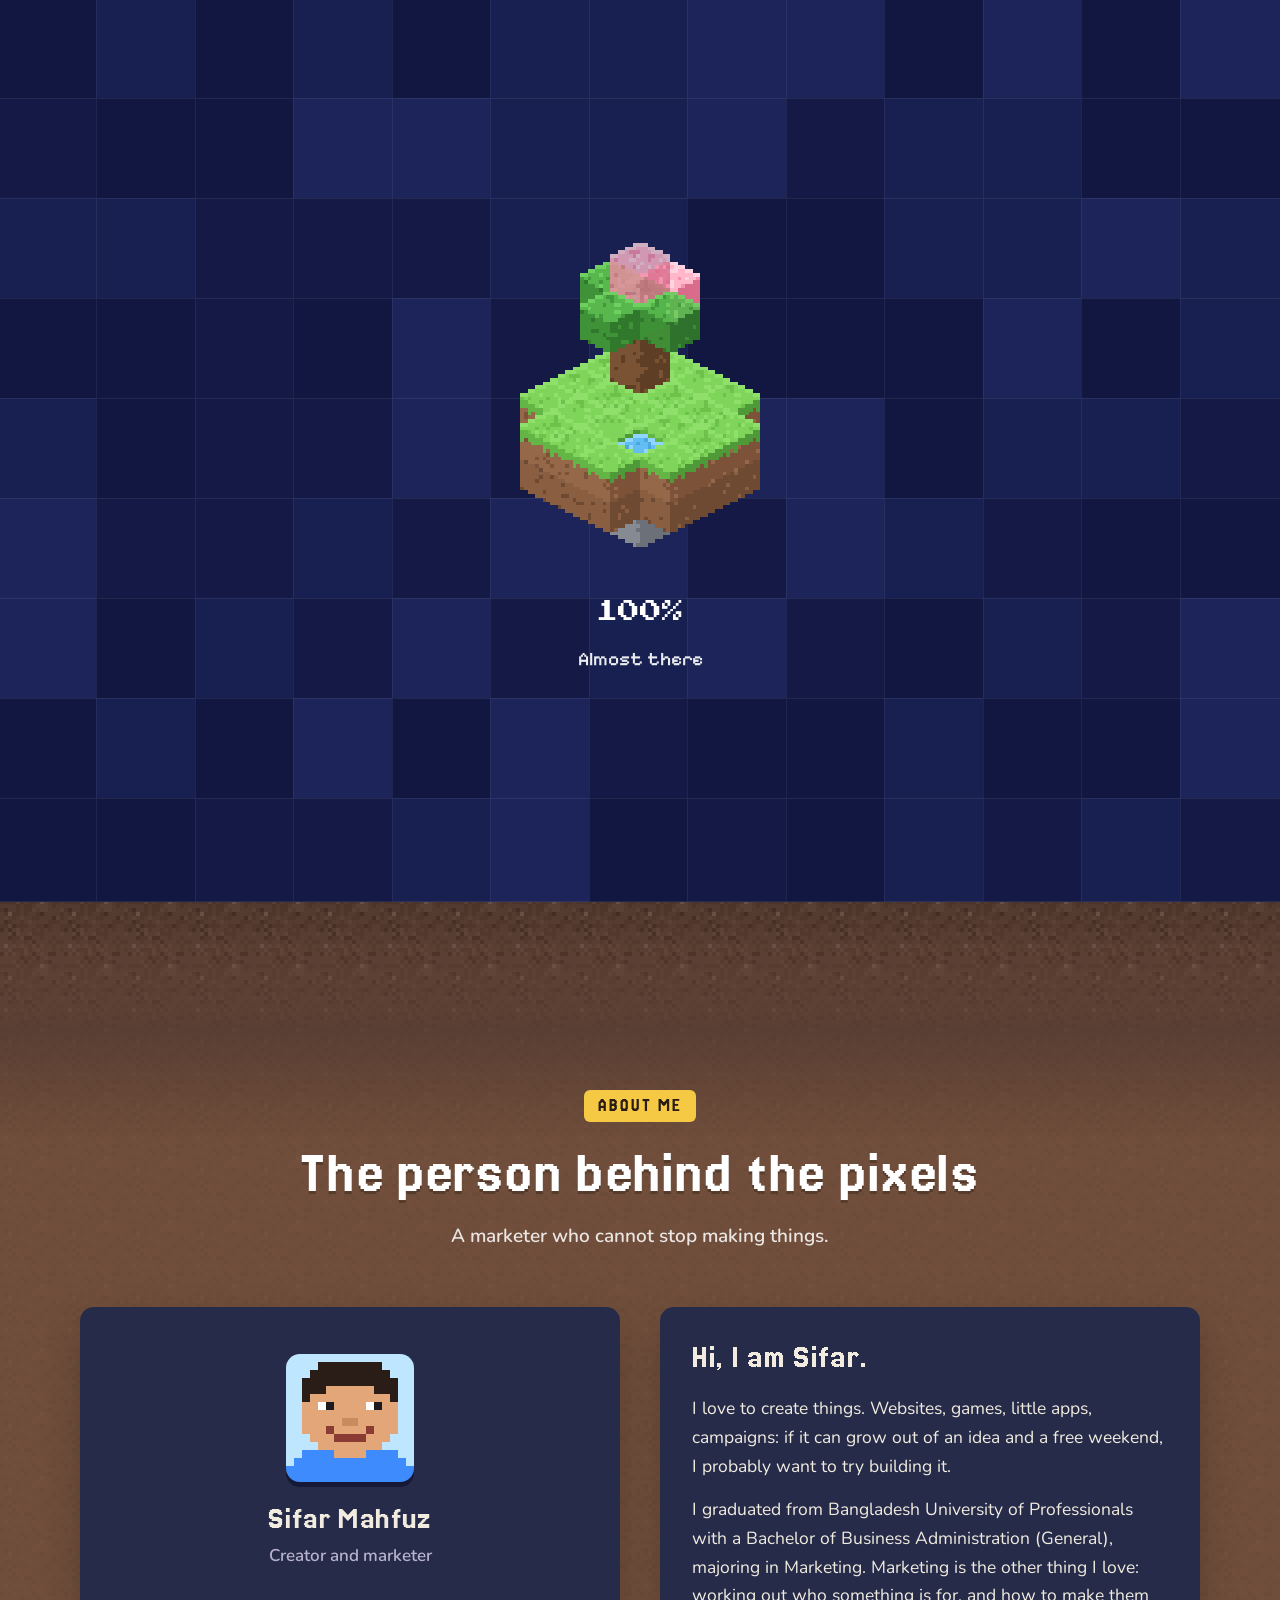
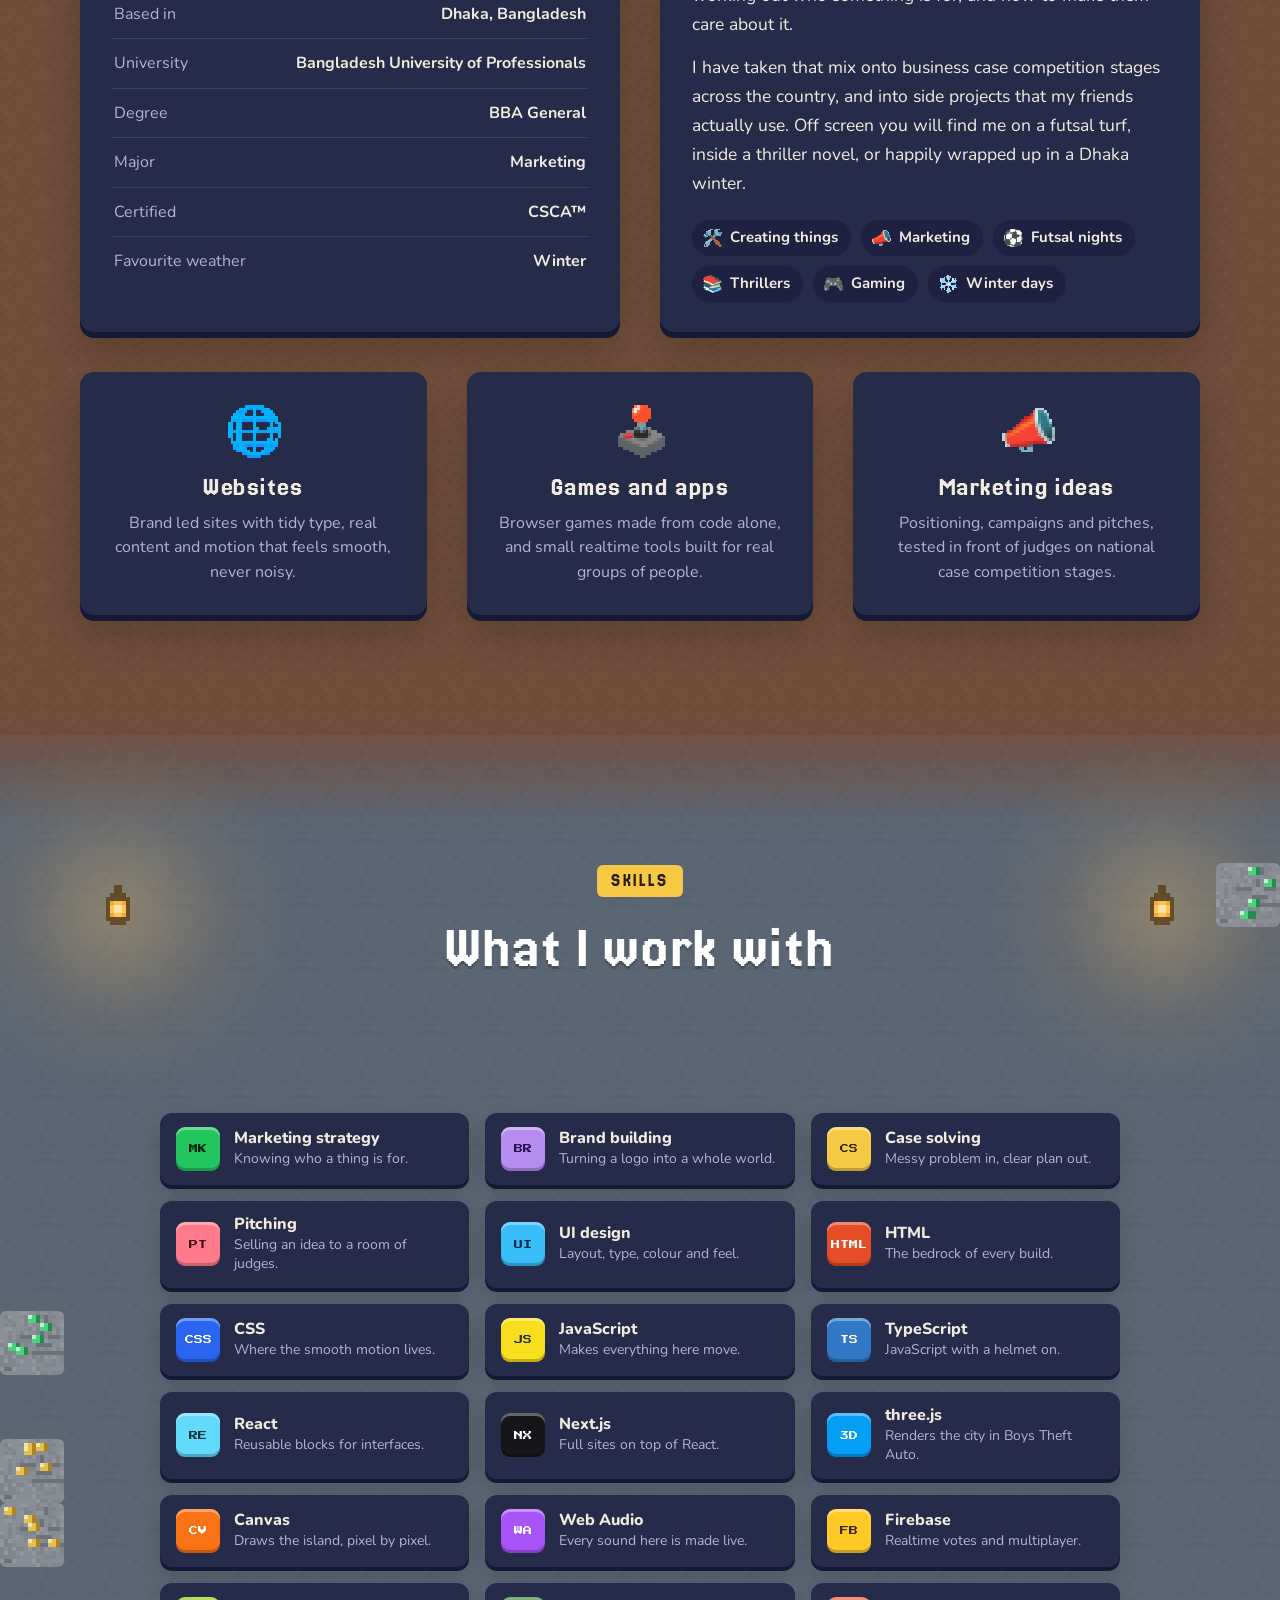
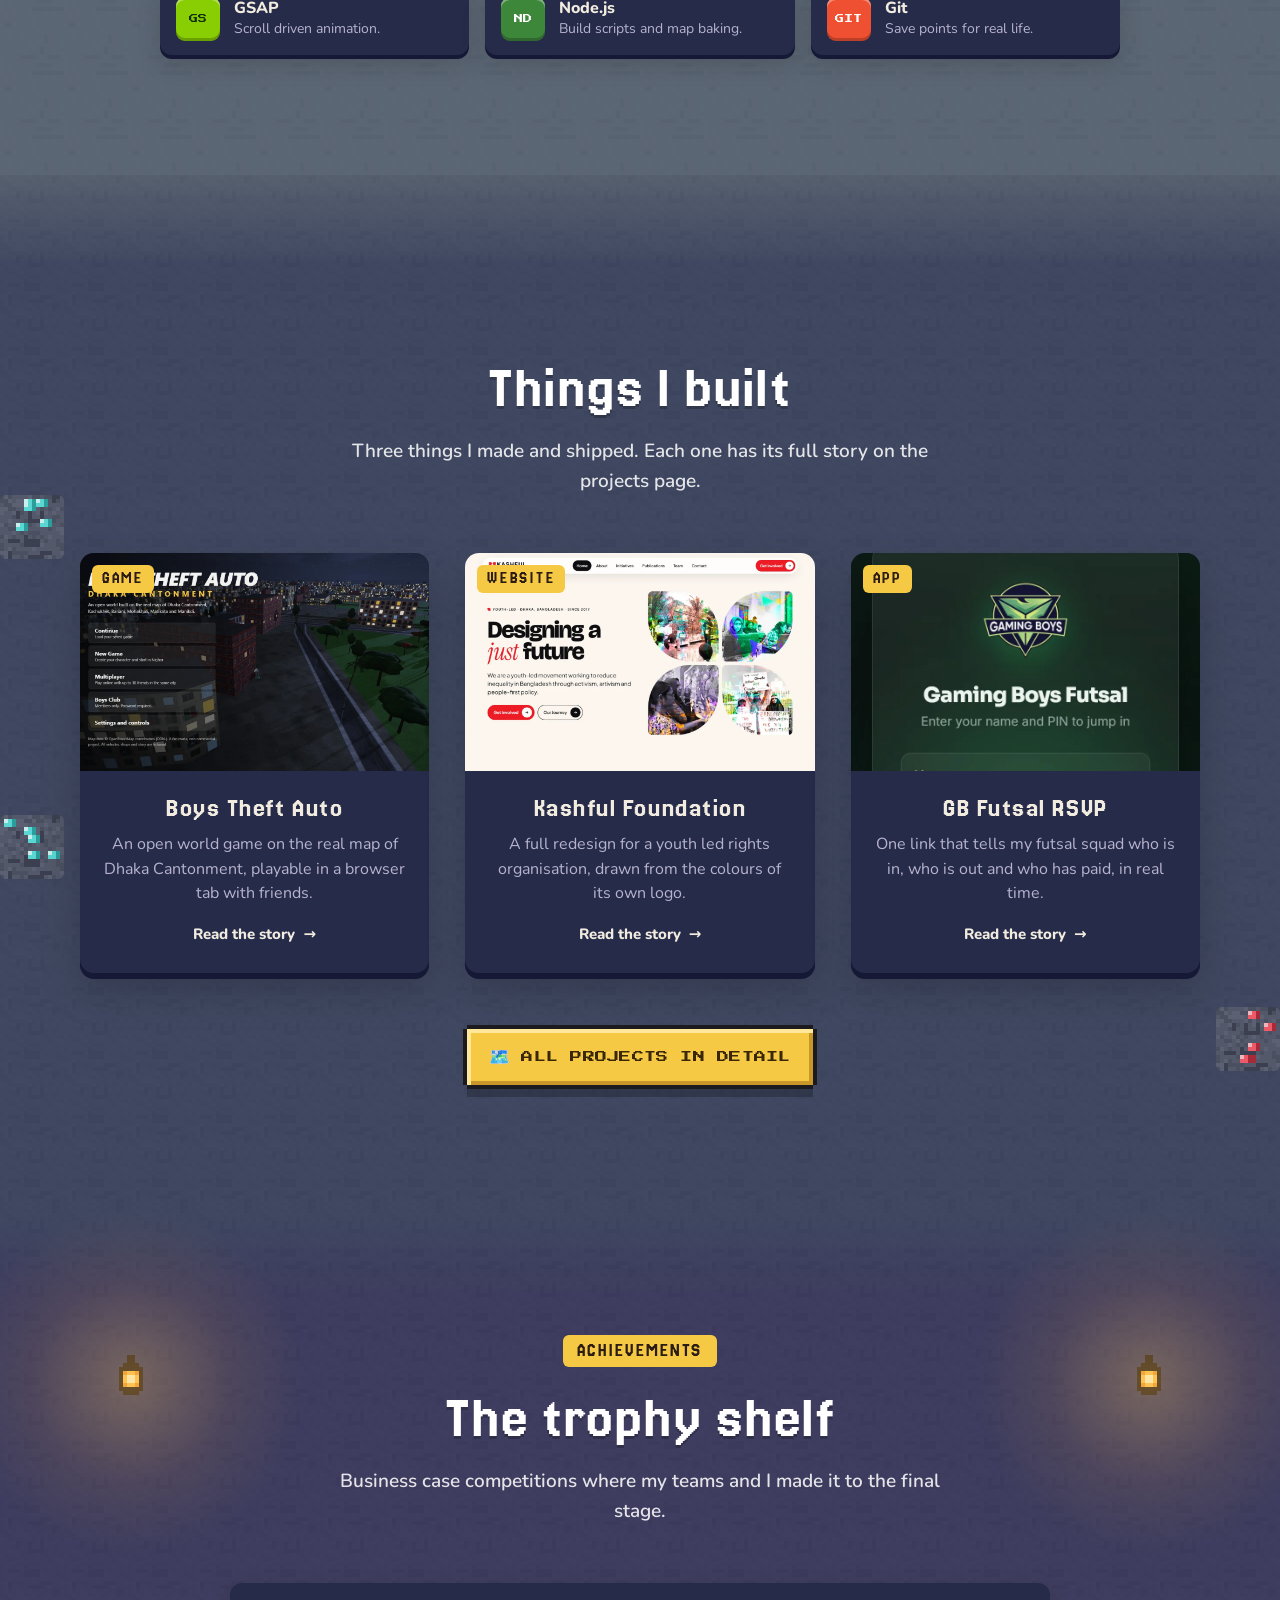
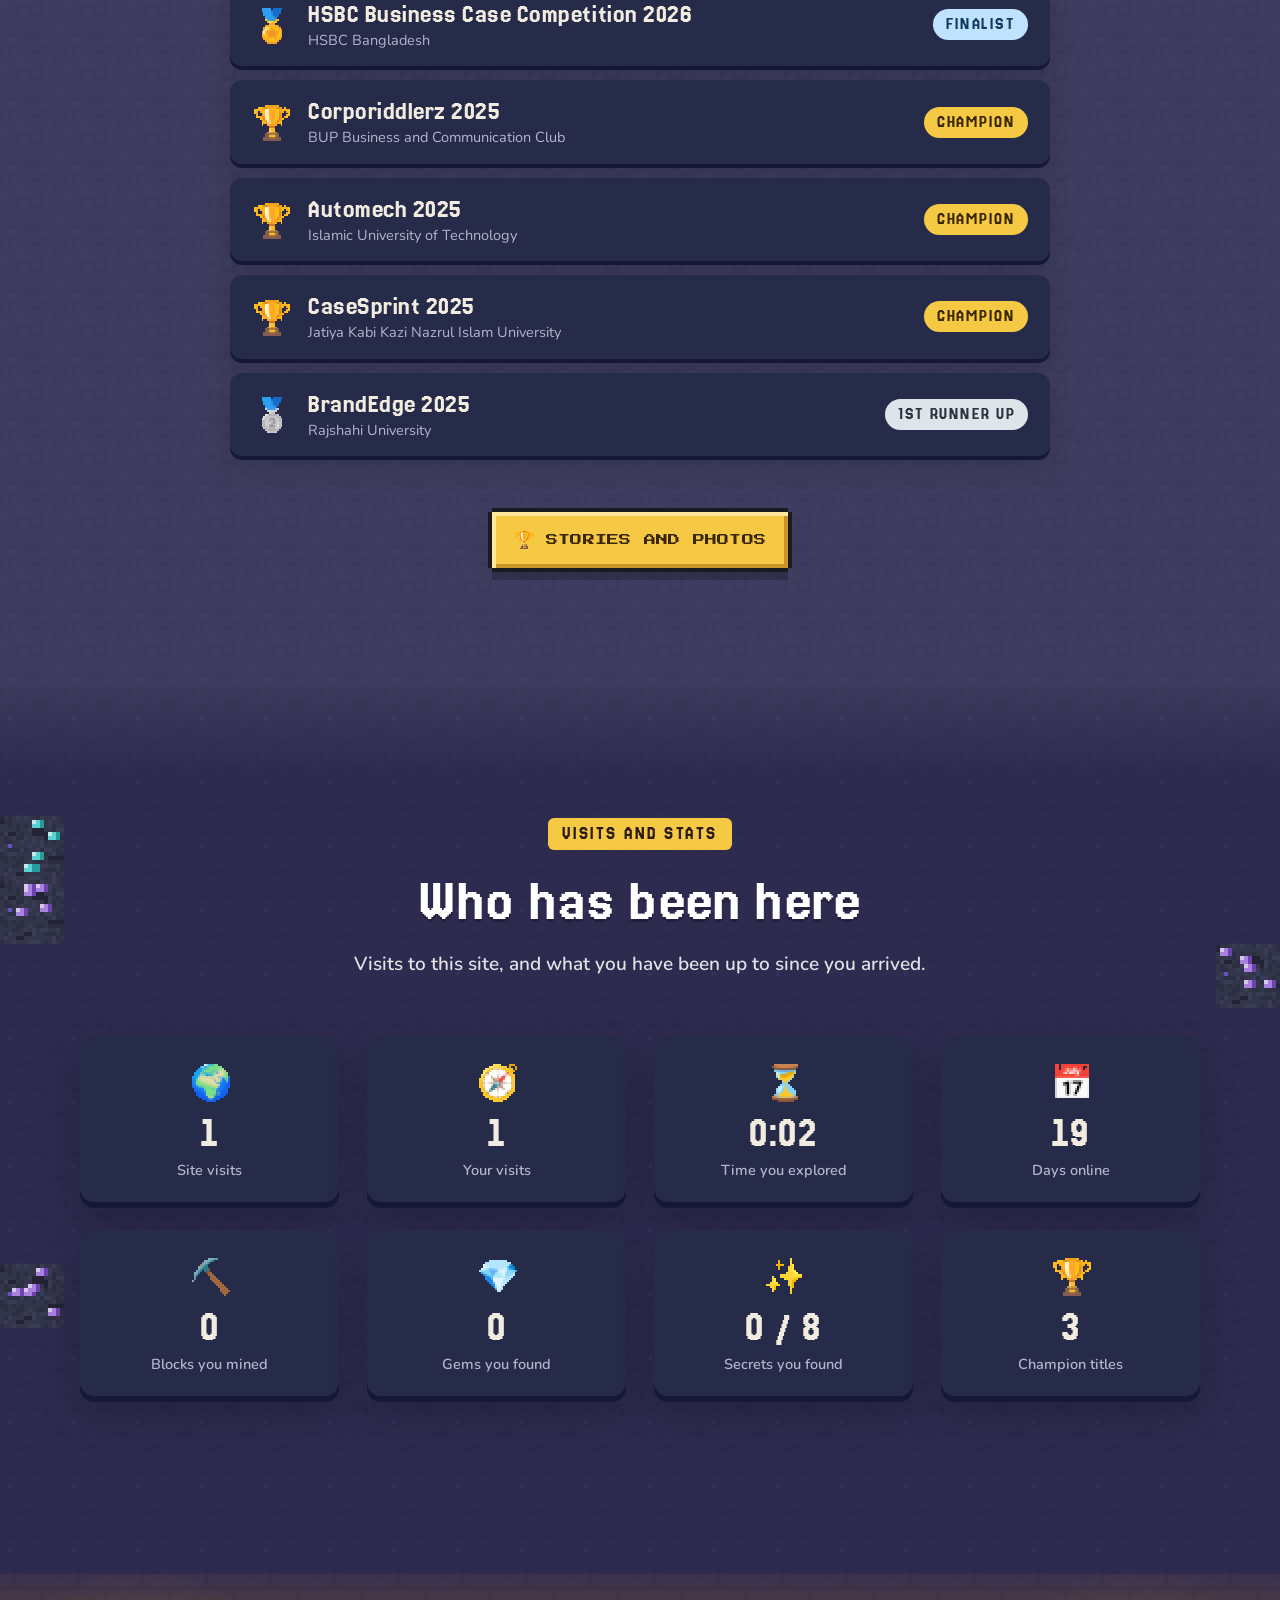
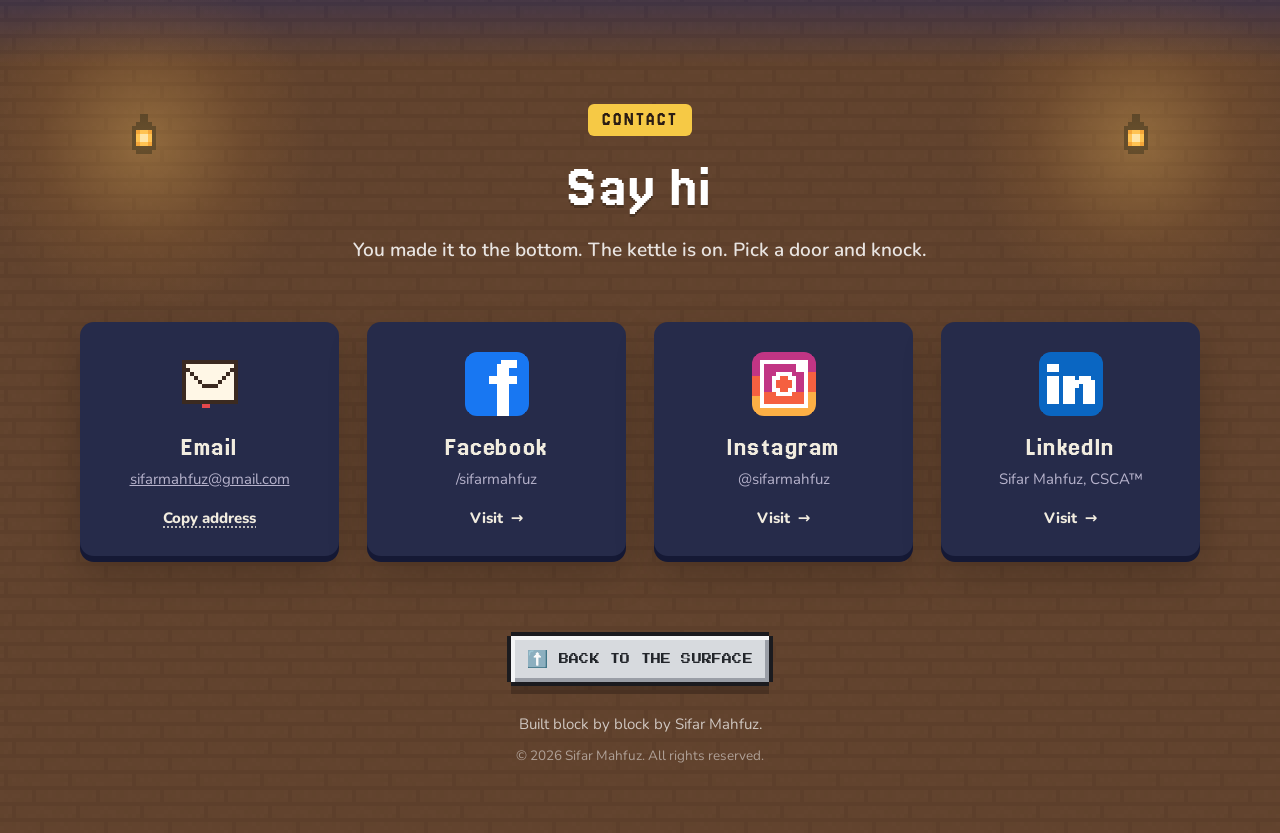
<file: index.html>
<!doctype html>
<html lang="en" data-time="day">
<head>
<meta charset="utf-8">
<meta name="viewport" content="width=device-width, initial-scale=1">
<title>Sifar Mahfuz | Creator and marketer</title>
<meta name="description" content="Sifar Mahfuz: a creator and marketer from Dhaka. Websites, browser games, small apps and national business case competition titles.">
<meta name="theme-color" content="#69bdf0">
<script>
  (function () {
    var r = document.documentElement; r.classList.add('js');
    var t = null; try { t = JSON.parse(localStorage.getItem('sw-time-of-day')); } catch (e) { }
    if (!t) { var h = new Date().getHours(); t = (h >= 19 || h < 6) ? 'night' : 'day'; }
    r.dataset.time = t;
    try { if (sessionStorage.getItem('sw-wipe')) r.classList.add('from-wipe'); } catch (e) { }
  })();
</script>
<link rel="preconnect" href="https://fonts.googleapis.com">
<link rel="preconnect" href="https://fonts.gstatic.com" crossorigin>
<link href="https://fonts.googleapis.com/css2?family=Jersey+20&family=Nunito:wght@400;600;700;800&family=Pixelify+Sans:wght@400;500;600;700&family=Press+Start+2P&display=swap" rel="stylesheet">
<link rel="stylesheet" href="css/site.css">
</head>
<body class="page-home">

<div id="loader" role="status" aria-label="Loading">
  <div class="loader__in">
    <canvas id="loaderIsland" width="80" height="96"></canvas>
    <div class="loader__pct" id="loaderPct">0%</div>
    <div class="loader__tip" id="loaderTip">Building the world</div>
  </div>
</div>
<div id="tiles" aria-hidden="true"></div>

<div class="progress" aria-hidden="true"><i></i></div>
<header class="nav">
  <a class="brand" href="#home" aria-label="Sifar Mahfuz, back to top"><span class="brand__block"></span><span>Sifar Mahfuz</span></a>
  <nav class="nav__links" aria-label="Main">
    <a href="index.html">Home</a>
    <a href="projects.html">Projects</a>
    <a href="achievements.html">Achievements</a>
    <a href="#contact">Contact</a>
  </nav>
  <div class="nav__tools">
    <button class="tool" id="btnTime" type="button" aria-label="Toggle day and night" data-tip="Day. Click for night"><i class="px" data-px="☀️"></i></button>
    <button class="tool" id="btnSfx" type="button" aria-label="Toggle sound effects" data-tip="Sound effects on"><i class="px" data-px="🔊"></i></button>
    <button class="tool" id="btnMusic" type="button" aria-label="Toggle calm music" data-tip="Music off"><i class="px" data-px="🎵"></i></button>
  </div>
</header>
<div id="toasts" aria-live="polite"></div>

<main>

<!-- ================= SURFACE ================= -->
<section class="hero" id="home">
  <div class="sky" aria-hidden="true">
    <div class="sky__grad sky__grad--day"></div>
    <div class="sky__grad sky__grad--night"></div>
    <div class="stars stars--a"></div><div class="stars stars--b"></div>
    <div class="orb" data-par="0.35"><i class="orb__sun"></i><i class="orb__moon"></i></div>
    <div id="clouds"></div>
    <div class="hills hills--far d" data-par="0.22"></div><div class="hills hills--far n" data-par="0.22"></div>
    <div class="hills hills--near d" data-par="0.1"></div><div class="hills hills--near n" data-par="0.1"></div>
  </div>
  <div class="ground" aria-hidden="true"></div>
  <div id="sprouts" aria-hidden="true"></div>

  <div class="wrap hero__grid">
    <div class="hero__copy">
      <div class="chip" data-r><i></i>World loaded: Dhaka, Bangladesh</div>
      <h1 class="title" id="title" aria-label="Sifar Mahfuz">
        <span class="w">SIFAR</span><br><span class="w">MAHFUZ</span>
      </h1>
      <p class="hero__text" data-r style="--i:6"><b>Marketer.</b> <b>Designer.</b> <b>Builder.</b> Crafting engaging digital experiences from the ground up, block by block.</p>
      <div class="btn-row" data-r style="--i:8">
        <a class="btn btn--go" href="projects.html"><i class="px" data-px="🗺️"></i>See my projects</a>
        <a class="btn" href="#contact"><i class="px" data-px="✉️"></i>Say hi</a>
      </div>
      <div class="hearts" data-r style="--i:10" data-stagger aria-label="Mood: calm">
        <i class="px" data-px="❤️"></i><i class="px" data-px="❤️"></i><i class="px" data-px="❤️"></i><i class="px" data-px="❤️"></i><i class="px" data-px="❤️"></i><i class="px" data-px="❤️"></i><i class="px" data-px="❤️"></i><i class="px" data-px="❤️"></i><i class="px" data-px="❤️"></i><i class="px" data-px="❤️"></i>
        <span>Mood: calm</span>
      </div>
    </div>

    <div class="island" data-r="pop" style="--i:4">
      <div class="island__float"><canvas id="island" width="176" height="200" aria-label="A small floating island. Click the blocks to mine them."></canvas><span class="island__say" id="islandSay" aria-hidden="true"></span></div>
      <div class="island__hint" id="islandHint">Psst. Click the island to mine blocks.</div>
    </div>
  </div>

  <a class="scroll-cue" href="#about"><i class="px" data-px="⛏️"></i>DIG DOWN</a>
</section>

<!-- ================= ABOUT ================= -->
<section class="layer layer--dirt" id="about">
  <div class="layer__bg"></div>
  <div class="wrap">
    <div class="head">
      <span class="kicker" data-r>About me</span>
      <h2 class="h2" data-r style="--i:1">The person behind the pixels</h2>
      <p class="lede" data-r style="--i:2">A marketer who cannot stop making things.</p>
    </div>

    <div class="about">
      <div class="box box--pad card-player" data-r="left">
        <div class="avatar" id="avatar" role="img" aria-label="Pixel portrait of Sifar"></div>
        <div class="nametag">Sifar Mahfuz</div>
        <div class="role">Creator and marketer</div>
        <ul class="sheet">
          <li><span>Based in</span><b>Dhaka, Bangladesh</b></li>
          <li><span>University</span><b>Bangladesh University of Professionals</b></li>
          <li><span>Degree</span><b>BBA General</b></li>
          <li><span>Major</span><b>Marketing</b></li>
          <li><span>Certified</span><b>CSCA™</b></li>
          <li><span>Favourite weather</span><b>Winter</b></li>
        </ul>
      </div>
      <div class="box box--pad bio" data-r="right">
        <h3>Hi, I am Sifar.</h3>
        <p>I love to create things. Websites, games, little apps, campaigns: if it can grow out of an idea and a free weekend, I probably want to try building it.</p>
        <p>I graduated from Bangladesh University of Professionals with a Bachelor of Business Administration (General), majoring in Marketing. Marketing is the other thing I love: working out who something is for, and how to make them care about it.</p>
        <p>I have taken that mix onto business case competition stages across the country, and into side projects that my friends actually use. Off screen you will find me on a futsal turf, inside a thriller novel, or happily wrapped up in a Dhaka winter.</p>
        <div class="likes">
          <span class="tag"><i class="px" data-px="🛠️"></i>Creating things</span>
          <span class="tag"><i class="px" data-px="📣"></i>Marketing</span>
          <span class="tag"><i class="px" data-px="⚽"></i>Futsal nights</span>
          <span class="tag"><i class="px" data-px="📚"></i>Thrillers</span>
          <span class="tag"><i class="px" data-px="🎮"></i>Gaming</span>
          <span class="tag"><i class="px" data-px="❄️"></i>Winter days</span>
        </div>
      </div>
    </div>

    <div class="trio" data-stagger>
      <div class="box box--pad craft-card lift" data-r><i class="px" data-px="🌐" data-px-size="20"></i><h3>Websites</h3><p>Brand led sites with tidy type, real content and motion that feels smooth, never noisy.</p></div>
      <div class="box box--pad craft-card lift" data-r><i class="px" data-px="🕹️" data-px-size="20"></i><h3>Games and apps</h3><p>Browser games made from code alone, and small realtime tools built for real groups of people.</p></div>
      <div class="box box--pad craft-card lift" data-r><i class="px" data-px="📣" data-px-size="20"></i><h3>Marketing ideas</h3><p>Positioning, campaigns and pitches, tested in front of judges on national case competition stages.</p></div>
    </div>
  </div>
</section>

<!-- ================= SKILLS ================= -->
<section class="layer layer--stone" id="skills" data-ores="gold:2,emerald:2" data-ore-base="stone">
  <div class="layer__bg"></div>
  <div class="lantern" style="left:8%;top:150px"></div><div class="lantern" style="right:8%;top:150px"></div>
  <div class="wrap">
    <div class="head">
      <span class="kicker" data-r>Skills</span>
      <h2 class="h2" data-r style="--i:1">What I work with</h2>
      <p class="lede" data-r style="--i:2">The tools I reach for, on the screen and on the stage. Psst: shiny rocks in the walls can be mined.</p>
    </div>
    <div class="skills" id="skillGrid" data-stagger></div>
  </div>
</section>

<!-- ================= PROJECTS ================= -->
<section class="layer layer--deep" id="projects" data-ores="diamond:2,ruby:1" data-ore-base="deep">
  <div class="layer__bg"></div>
  <div class="wrap">
    <div class="head">
      <span class="kicker" data-r>Projects</span>
      <h2 class="h2" data-r style="--i:1">Things I built</h2>
      <p class="lede" data-r style="--i:2">Three things I made and shipped. Each one has its full story on the projects page.</p>
    </div>

    <div class="quests" data-stagger>
      <a class="box qcard" href="projects.html#bta" data-r>
        <div class="qcard__img"><img src="assets/shots/bta-menu.webp" alt="Boys Theft Auto main menu over a night view of Dhaka" loading="lazy"><b>GAME</b></div>
        <div class="qcard__body"><h3>Boys Theft Auto</h3><p>An open world game on the real map of Dhaka Cantonment, playable in a browser tab with friends.</p><span class="go">Read the story <i>→</i></span></div>
      </a>
      <a class="box qcard" href="projects.html#kashful" data-r>
        <div class="qcard__img"><img src="assets/shots/kashful-home.webp" alt="Kashful Foundation website home page" loading="lazy"><b>WEBSITE</b></div>
        <div class="qcard__body"><h3>Kashful Foundation</h3><p>A full redesign for a youth led rights organisation, drawn from the colours of its own logo.</p><span class="go">Read the story <i>→</i></span></div>
      </a>
      <a class="box qcard" href="projects.html#gb" data-r>
        <div class="qcard__img"><img src="assets/shots/gb-card.webp" alt="Gaming Boys Futsal app" loading="lazy"><b>APP</b></div>
        <div class="qcard__body"><h3>GB Futsal RSVP</h3><p>One link that tells my futsal squad who is in, who is out and who has paid, in real time.</p><span class="go">Read the story <i>→</i></span></div>
      </a>
    </div>
    <div class="center" style="margin-top:56px" data-r><a class="btn btn--gold" href="projects.html"><i class="px" data-px="🗺️"></i>All projects in detail</a></div>
  </div>
</section>

<!-- ================= ACHIEVEMENTS ================= -->
<section class="layer layer--gold" id="trophies">
  <div class="layer__bg"></div>
  <div class="lantern" style="left:9%;top:150px"></div><div class="lantern" style="right:9%;top:150px"></div>
  <div class="wrap">
    <div class="head">
      <span class="kicker" data-r>Achievements</span>
      <h2 class="h2" data-r style="--i:1">The trophy shelf</h2>
      <p class="lede" data-r style="--i:2">Business case competitions where my teams and I made it to the final stage.</p>
    </div>

    <div class="trophies" data-stagger>
      <a class="box trophy" href="achievements.html#hsbc" data-r><i class="px" data-px="🏅" data-px-size="20"></i><div><b>HSBC Business Case Competition 2026</b><span>HSBC Bangladesh</span></div><em class="badge badge--blue">Finalist</em></a>
      <a class="box trophy" href="achievements.html#corporiddlerz" data-r><i class="px" data-px="🏆" data-px-size="20"></i><div><b>Corporiddlerz 2025</b><span>BUP Business and Communication Club</span></div><em class="badge">Champion</em></a>
      <a class="box trophy" href="achievements.html#automech" data-r><i class="px" data-px="🏆" data-px-size="20"></i><div><b>Automech 2025</b><span>Islamic University of Technology</span></div><em class="badge">Champion</em></a>
      <a class="box trophy" href="achievements.html#casesprint" data-r><i class="px" data-px="🏆" data-px-size="20"></i><div><b>CaseSprint 2025</b><span>Jatiya Kabi Kazi Nazrul Islam University</span></div><em class="badge">Champion</em></a>
      <a class="box trophy" href="achievements.html#brandedge" data-r><i class="px" data-px="🥈" data-px-size="20"></i><div><b>BrandEdge 2025</b><span>Rajshahi University</span></div><em class="badge badge--silver">1st Runner Up</em></a>
    </div>
    <div class="center" style="margin-top:56px" data-r><a class="btn btn--gold" href="achievements.html"><i class="px" data-px="🏆"></i>Stories and photos</a></div>
  </div>
</section>

<!-- ================= STATS ================= -->
<section class="layer layer--cave" id="stats" data-ores="amethyst:3,diamond:1" data-ore-base="cave">
  <div class="layer__bg"></div>
  <div class="wrap">
    <div class="head">
      <span class="kicker" data-r>Visits and stats</span>
      <h2 class="h2" data-r style="--i:1">Who has been here</h2>
      <p class="lede" data-r style="--i:2">Visits to this site, and what you have been up to since you arrived.</p>
    </div>

    <div class="stats" data-stagger>
      <div class="box stat lift" data-r><i class="px" data-px="🌍" data-px-size="20"></i><b id="stVisits">0</b><span id="stVisitsLabel">Site visits</span></div>
      <div class="box stat lift" data-r><i class="px" data-px="🧭" data-px-size="20"></i><b id="stYou">0</b><span>Your visits</span></div>
      <div class="box stat lift" data-r><i class="px" data-px="⏳" data-px-size="20"></i><b id="stTime">0:00</b><span>Time you explored</span></div>
      <div class="box stat lift" data-r><i class="px" data-px="📅" data-px-size="20"></i><b id="stDay">1</b><span>Days online</span></div>
      <div class="box stat lift" data-r><i class="px" data-px="⛏️" data-px-size="20"></i><b id="stBlocks">0</b><span>Blocks you mined</span></div>
      <div class="box stat lift" data-r><i class="px" data-px="💎" data-px-size="20"></i><b id="stGems">0</b><span>Gems you found</span></div>
      <div class="box stat lift" data-r><i class="px" data-px="✨" data-px-size="20"></i><b id="stAch">0</b><span>Secrets you found</span></div>
      <div class="box stat lift" data-r><i class="px" data-px="🏆" data-px-size="20"></i><b id="stQuests">3</b><span>Champion titles</span></div>
    </div>
    <p class="note" id="stNote" data-r></p>
  </div>
</section>

<!-- ================= CONTACT ================= -->
<section class="layer layer--base" id="contact">
  <div class="layer__bg"></div>
  <div class="lantern" style="left:10%;top:140px"></div><div class="lantern" style="right:10%;top:140px"></div>
  <div class="wrap">
    <div class="head">
      <span class="kicker" data-r>Contact</span>
      <h2 class="h2" data-r style="--i:1">Say hi</h2>
      <p class="lede" data-r style="--i:2">You made it to the bottom. The kettle is on. Pick a door and knock.</p>
    </div>

    <div class="contact" data-stagger>
      <div class="box sign lift" data-r>
        <div class="sign__ico" data-social="mail"></div>
        <h3>Email</h3>
        <p><a href="mailto:sifarmahfuz@gmail.com">sifarmahfuz@gmail.com</a></p>
        <button class="copy-btn" type="button" data-copy="sifarmahfuz@gmail.com">Copy address</button>
      </div>
      <a class="box sign" data-r href="https://www.facebook.com/sifarmahfuz" target="_blank" rel="noopener">
        <div class="sign__ico" data-social="fb"></div>
        <h3>Facebook</h3>
        <p>/sifarmahfuz</p>
        <span class="go">Visit <i>→</i></span>
      </a>
      <a class="box sign" data-r href="https://www.instagram.com/sifarmahfuz/" target="_blank" rel="noopener">
        <div class="sign__ico" data-social="ig"></div>
        <h3>Instagram</h3>
        <p>@sifarmahfuz</p>
        <span class="go">Visit <i>→</i></span>
      </a>
      <a class="box sign" data-r href="https://www.linkedin.com/in/sifar-mahfuz-csca%E2%84%A2-a74709247/" target="_blank" rel="noopener">
        <div class="sign__ico" data-social="li"></div>
        <h3>LinkedIn</h3>
        <p>Sifar Mahfuz, CSCA™</p>
        <span class="go">Visit <i>→</i></span>
      </a>
    </div>
  </div>

  <footer class="foot">
    <a class="btn btn--sm" href="#home"><i class="px" data-px="⬆️"></i>Back to the surface</a>
    <p>Built block by block by Sifar Mahfuz.</p>
    <small>© 2026 Sifar Mahfuz. All rights reserved.</small>
  </footer>
</section>

</main>

<script src="js/vendor/lenis.min.js"></script>
<script src="js/core.js"></script>
<script src="js/home.js"></script>
</body>
</html>
</file>
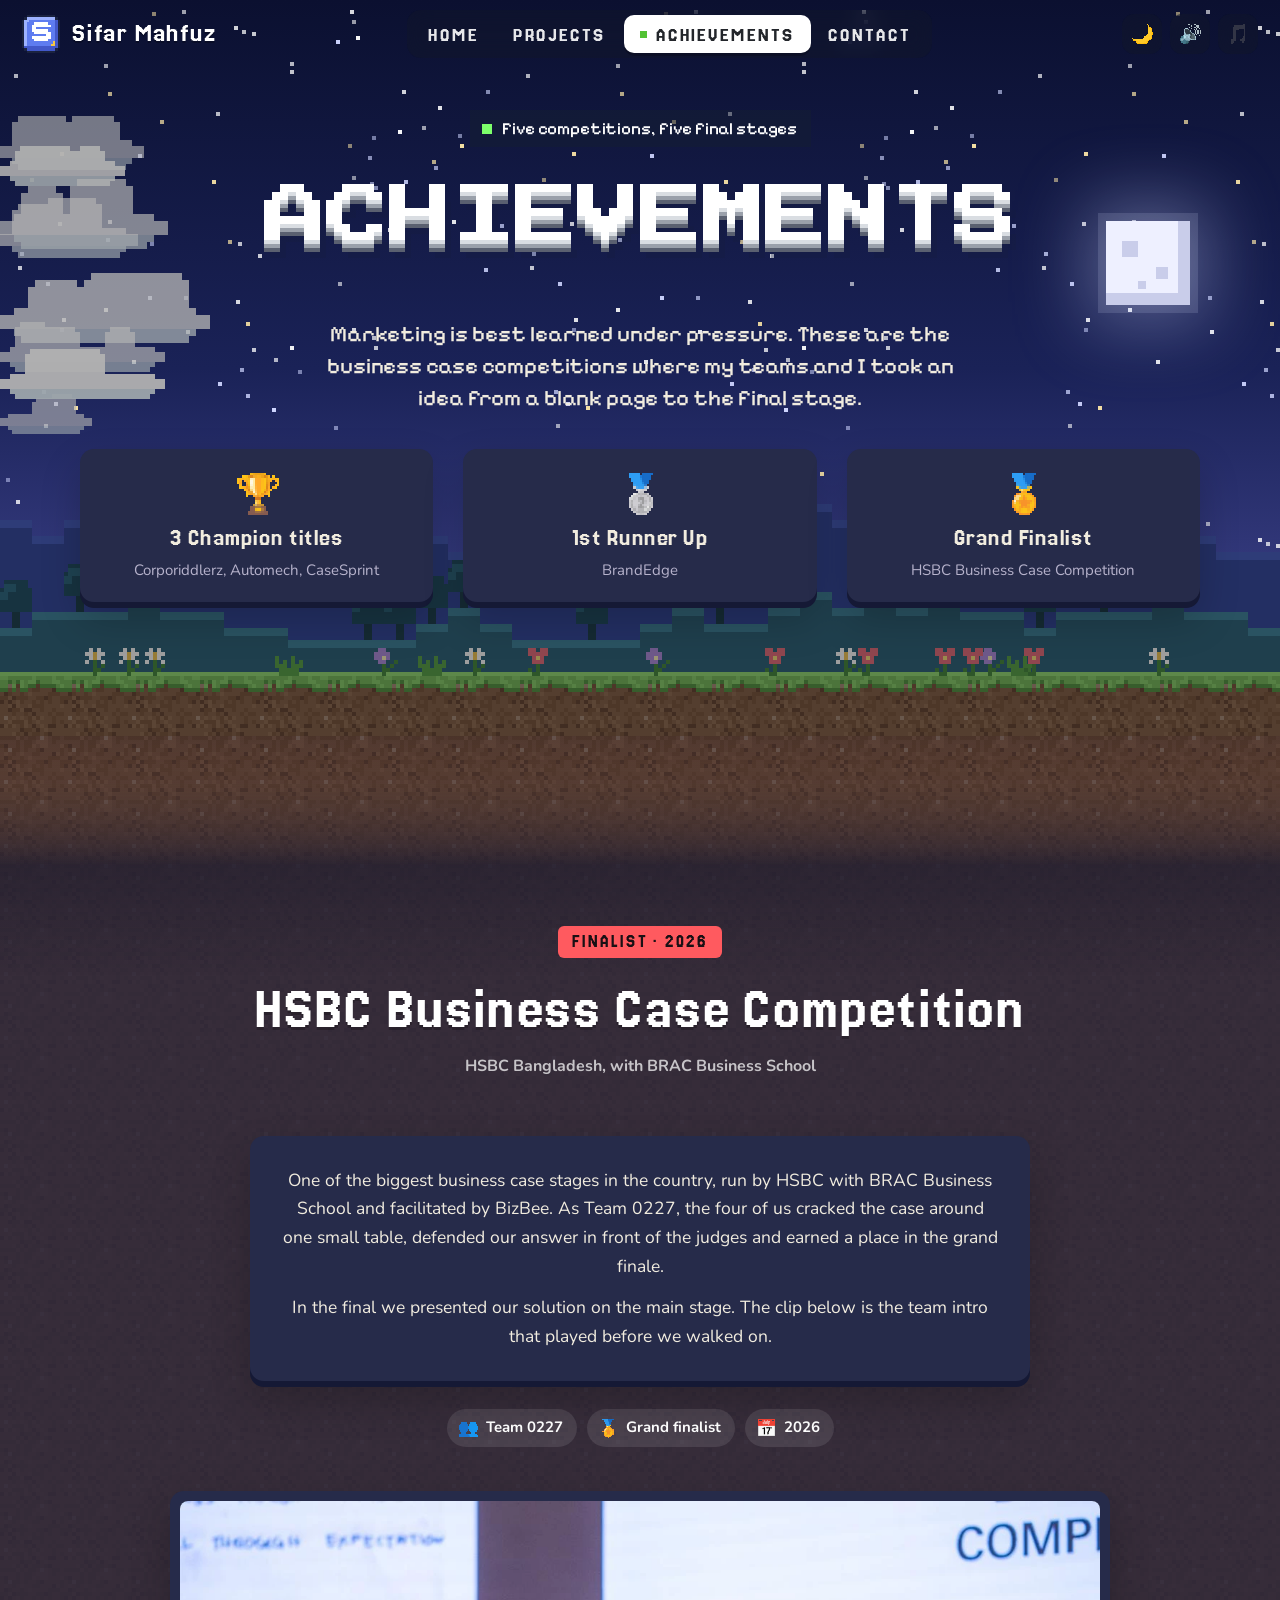
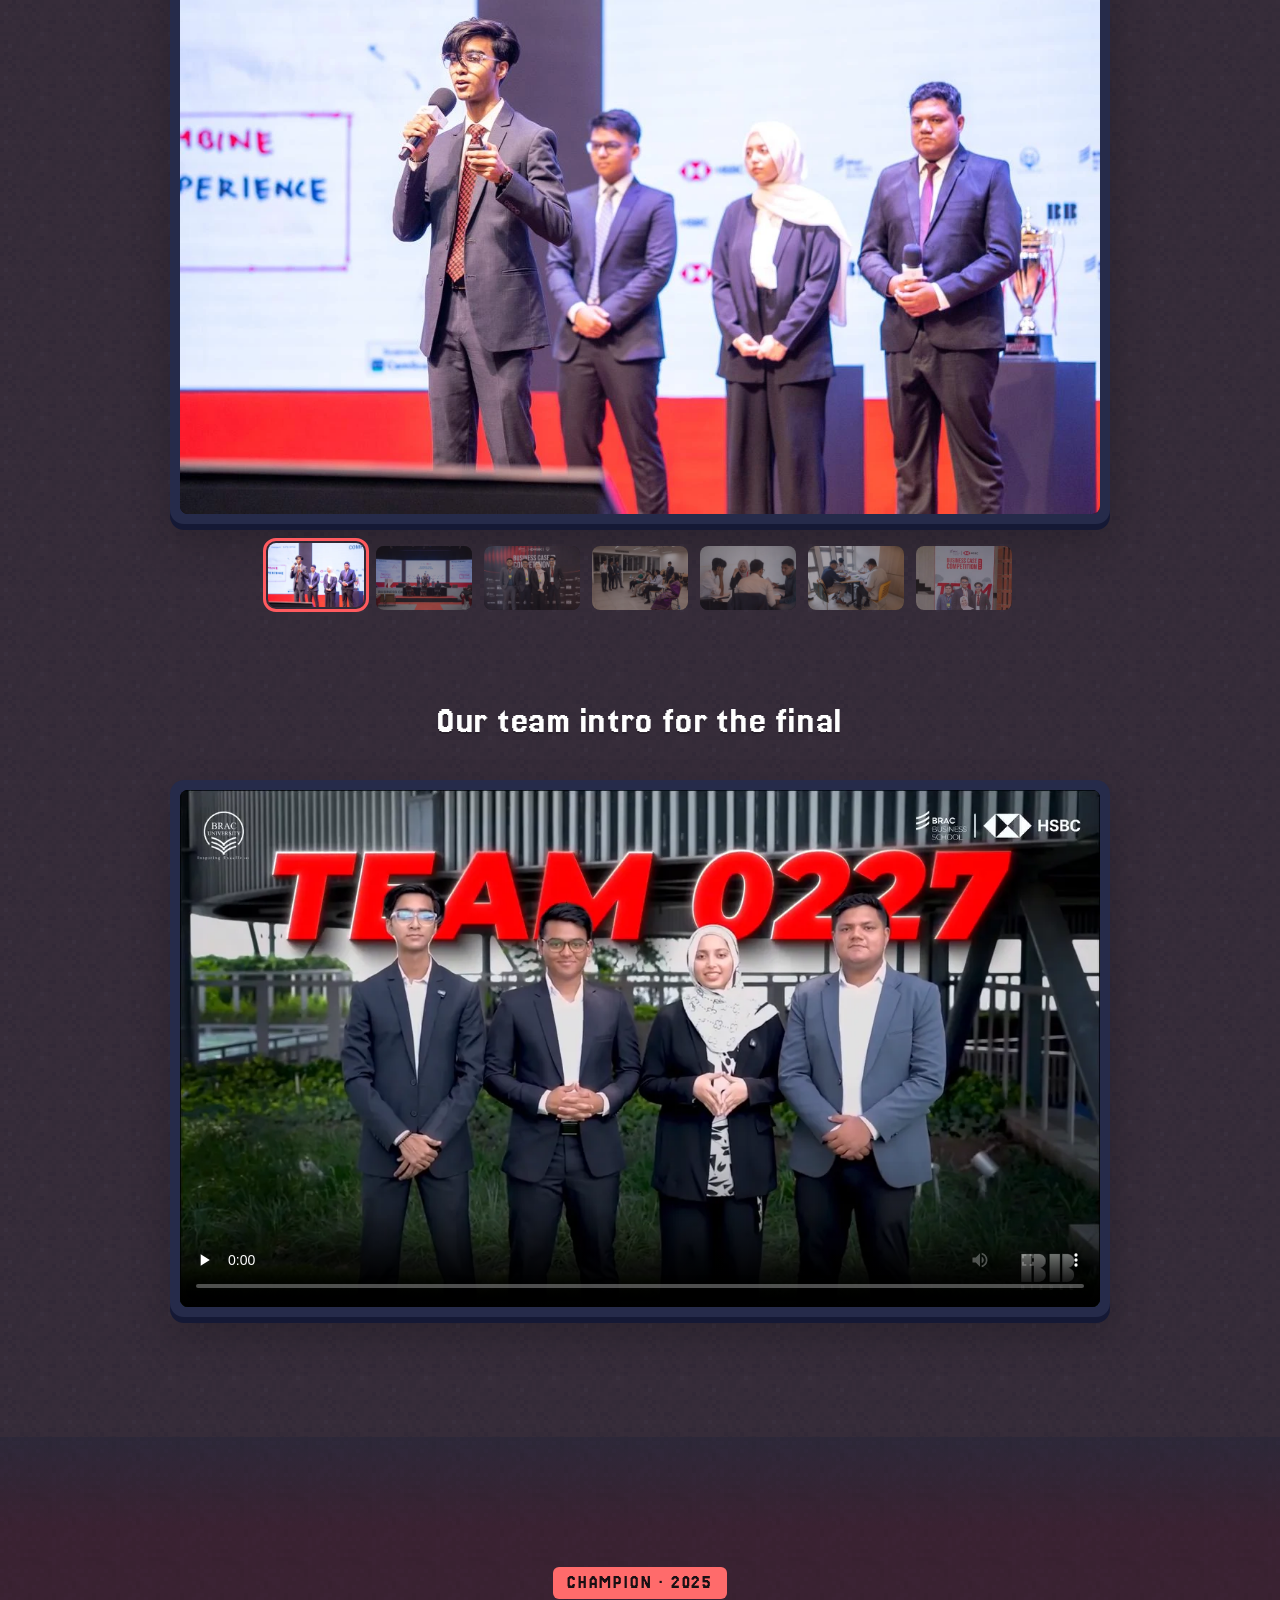
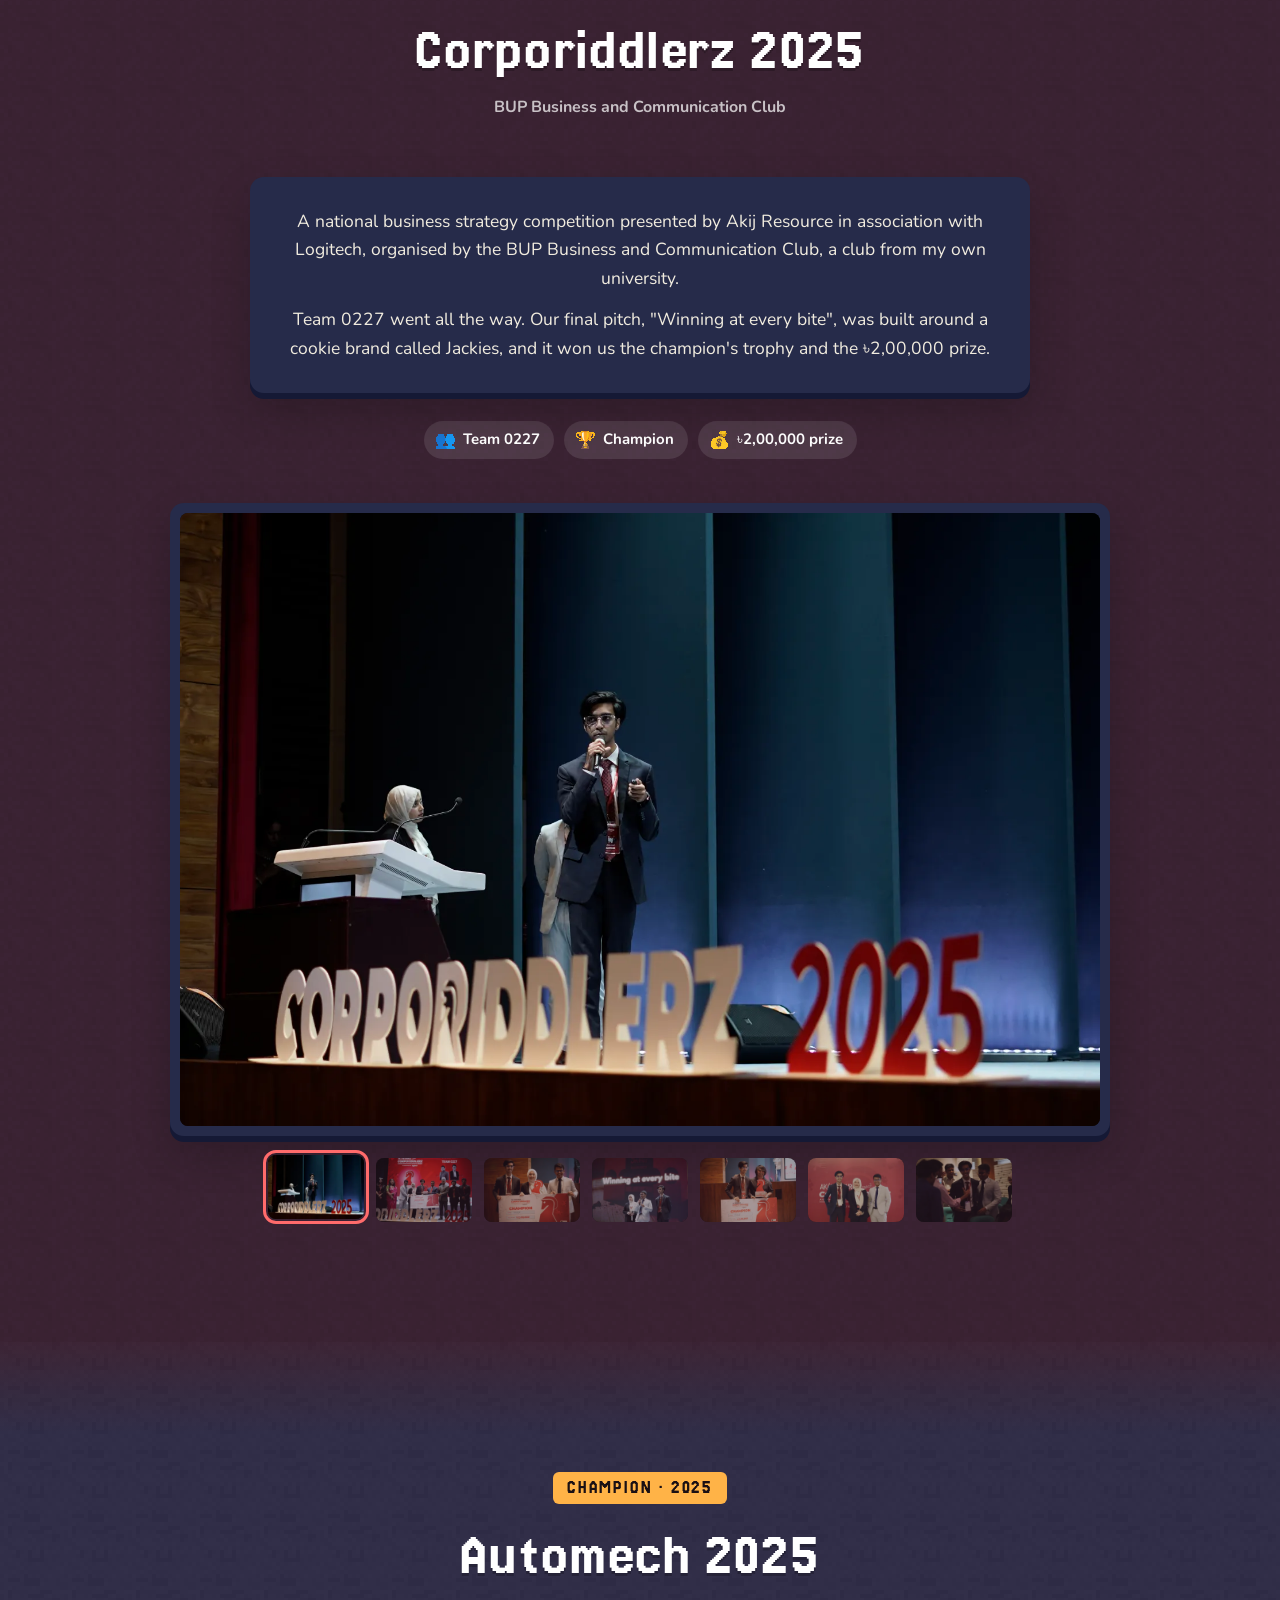
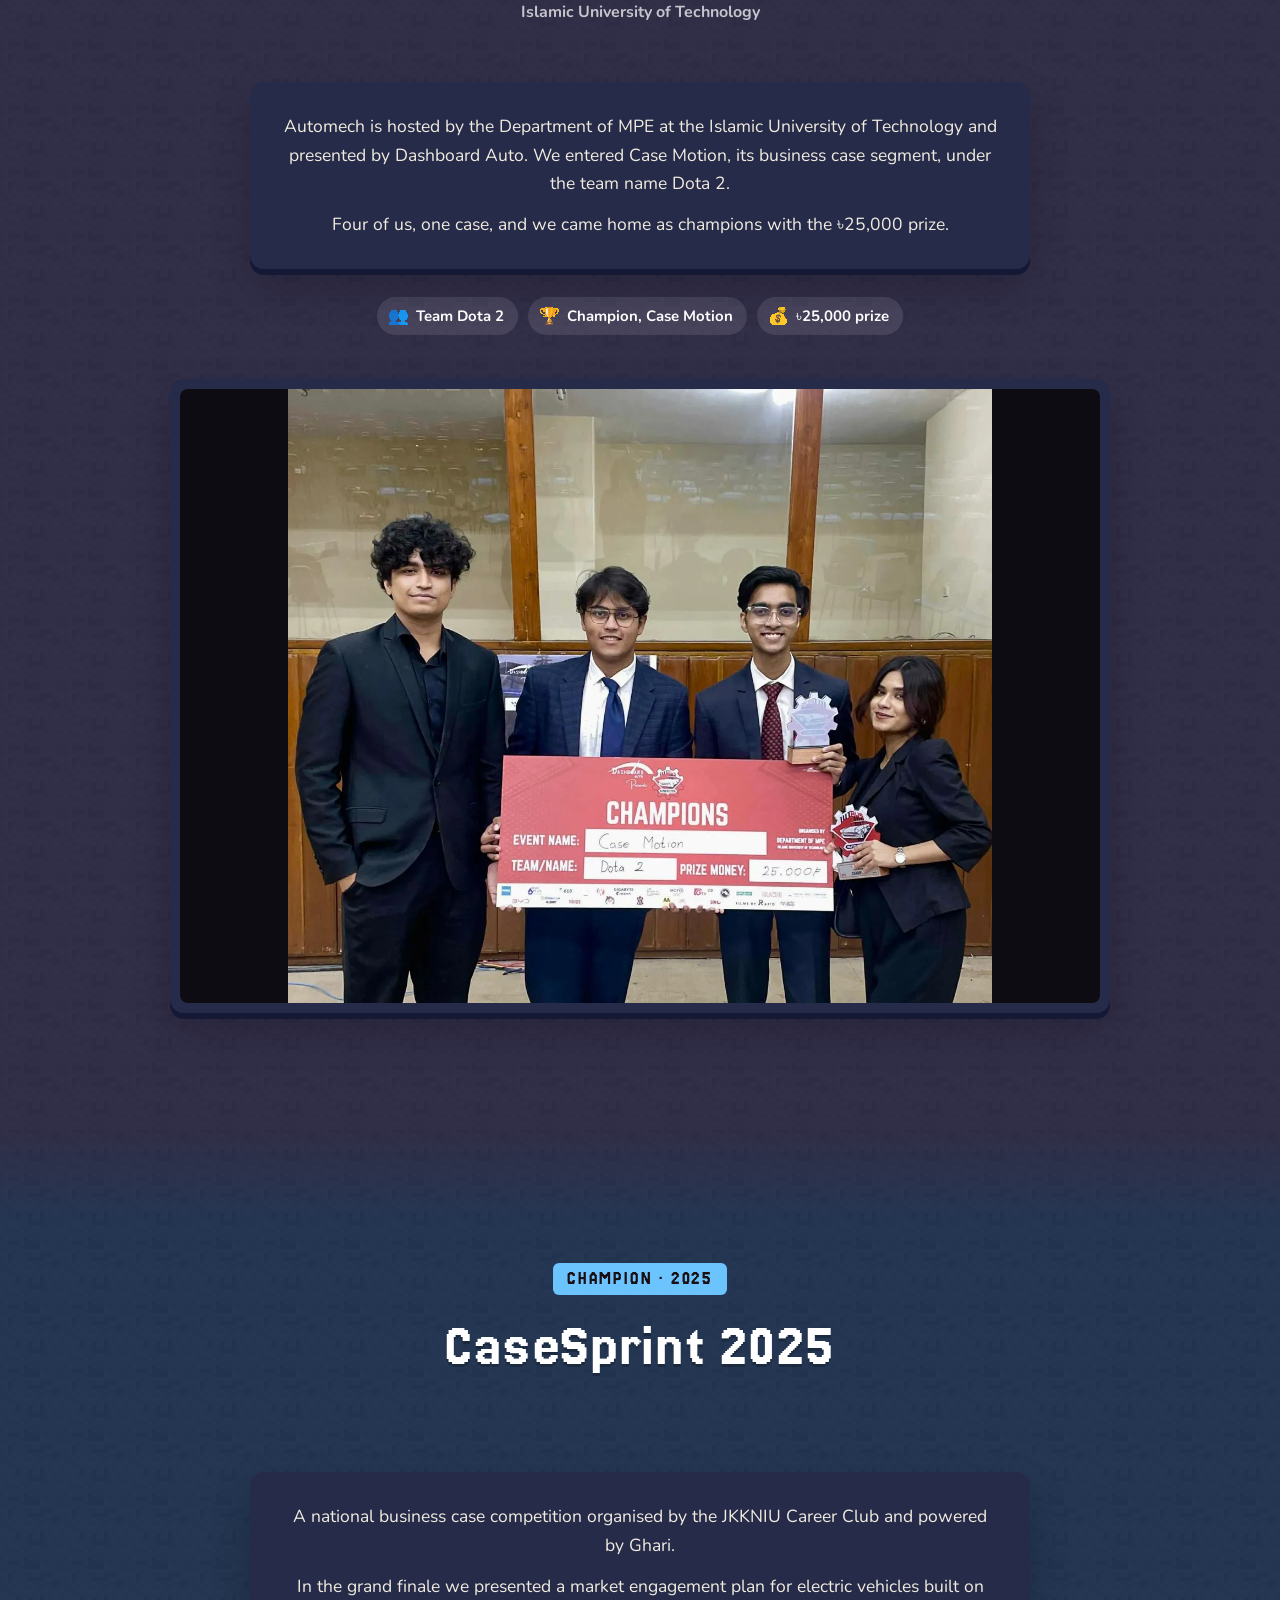
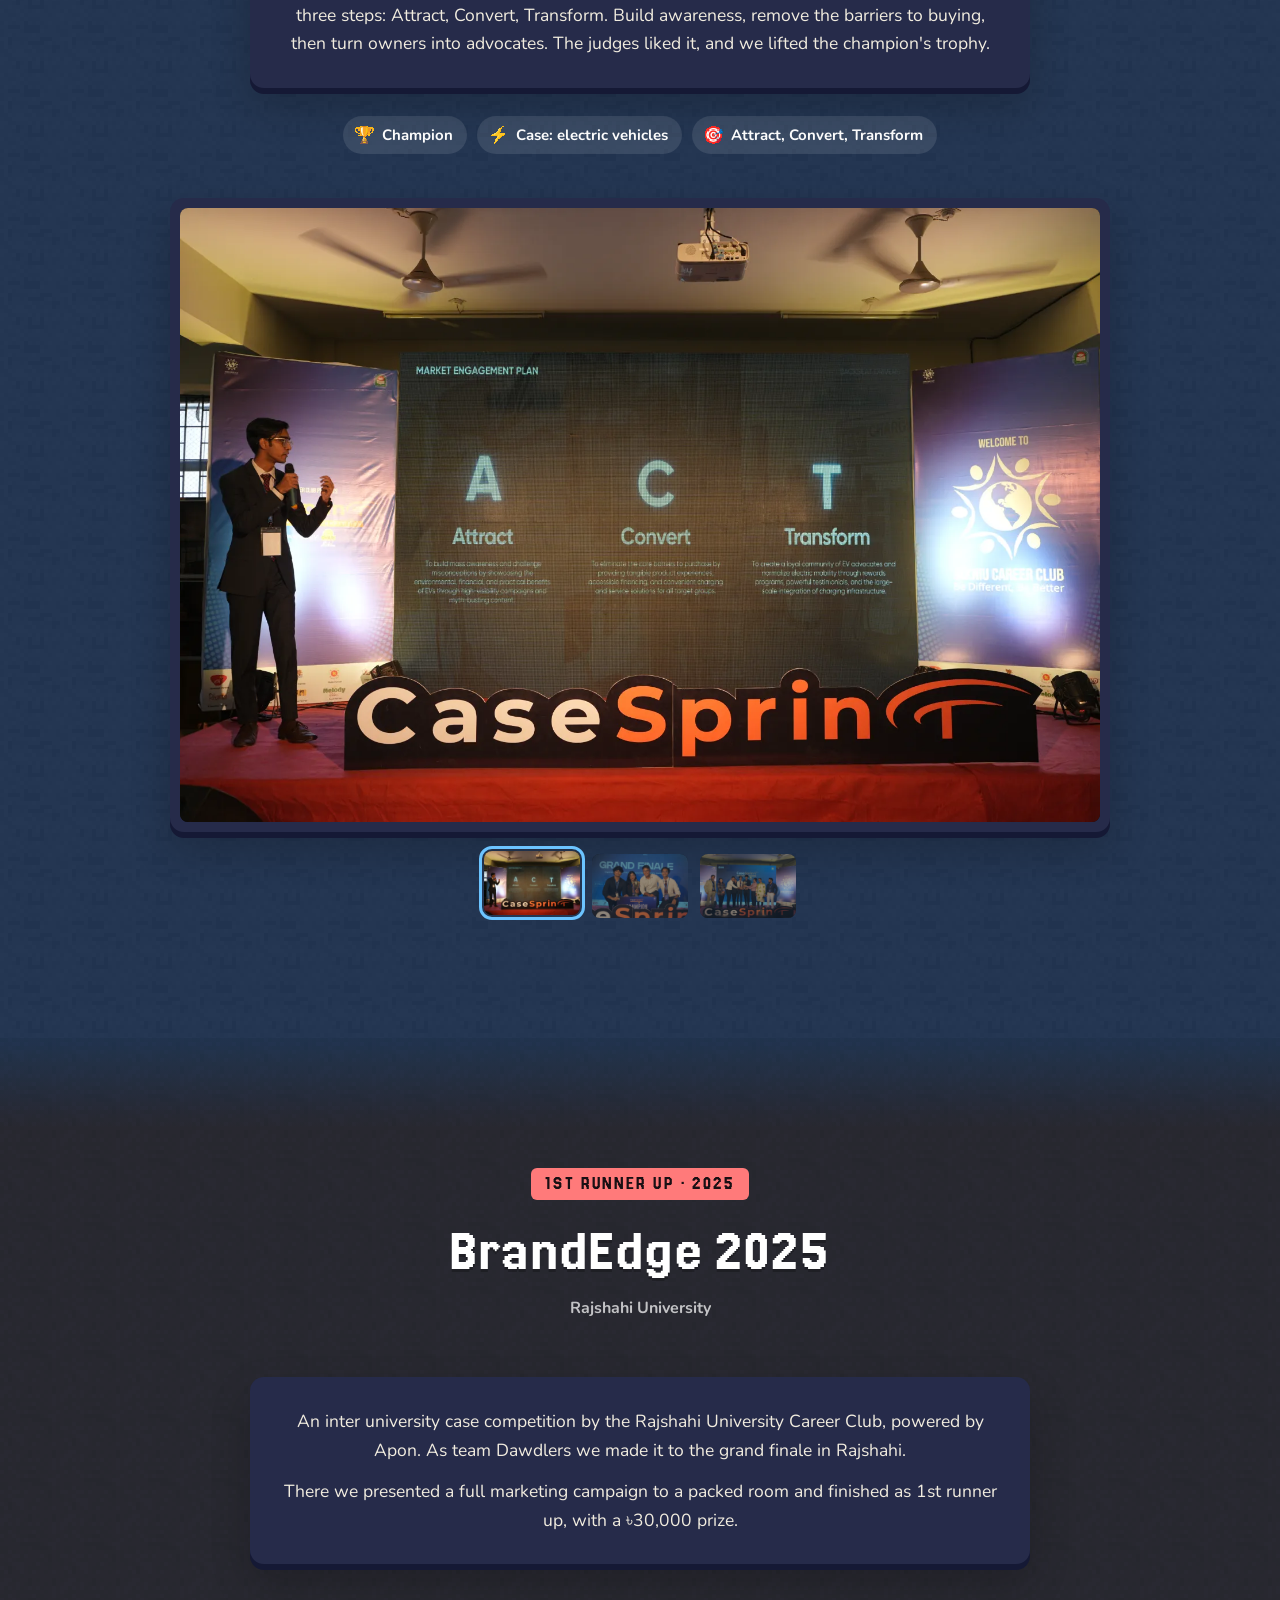
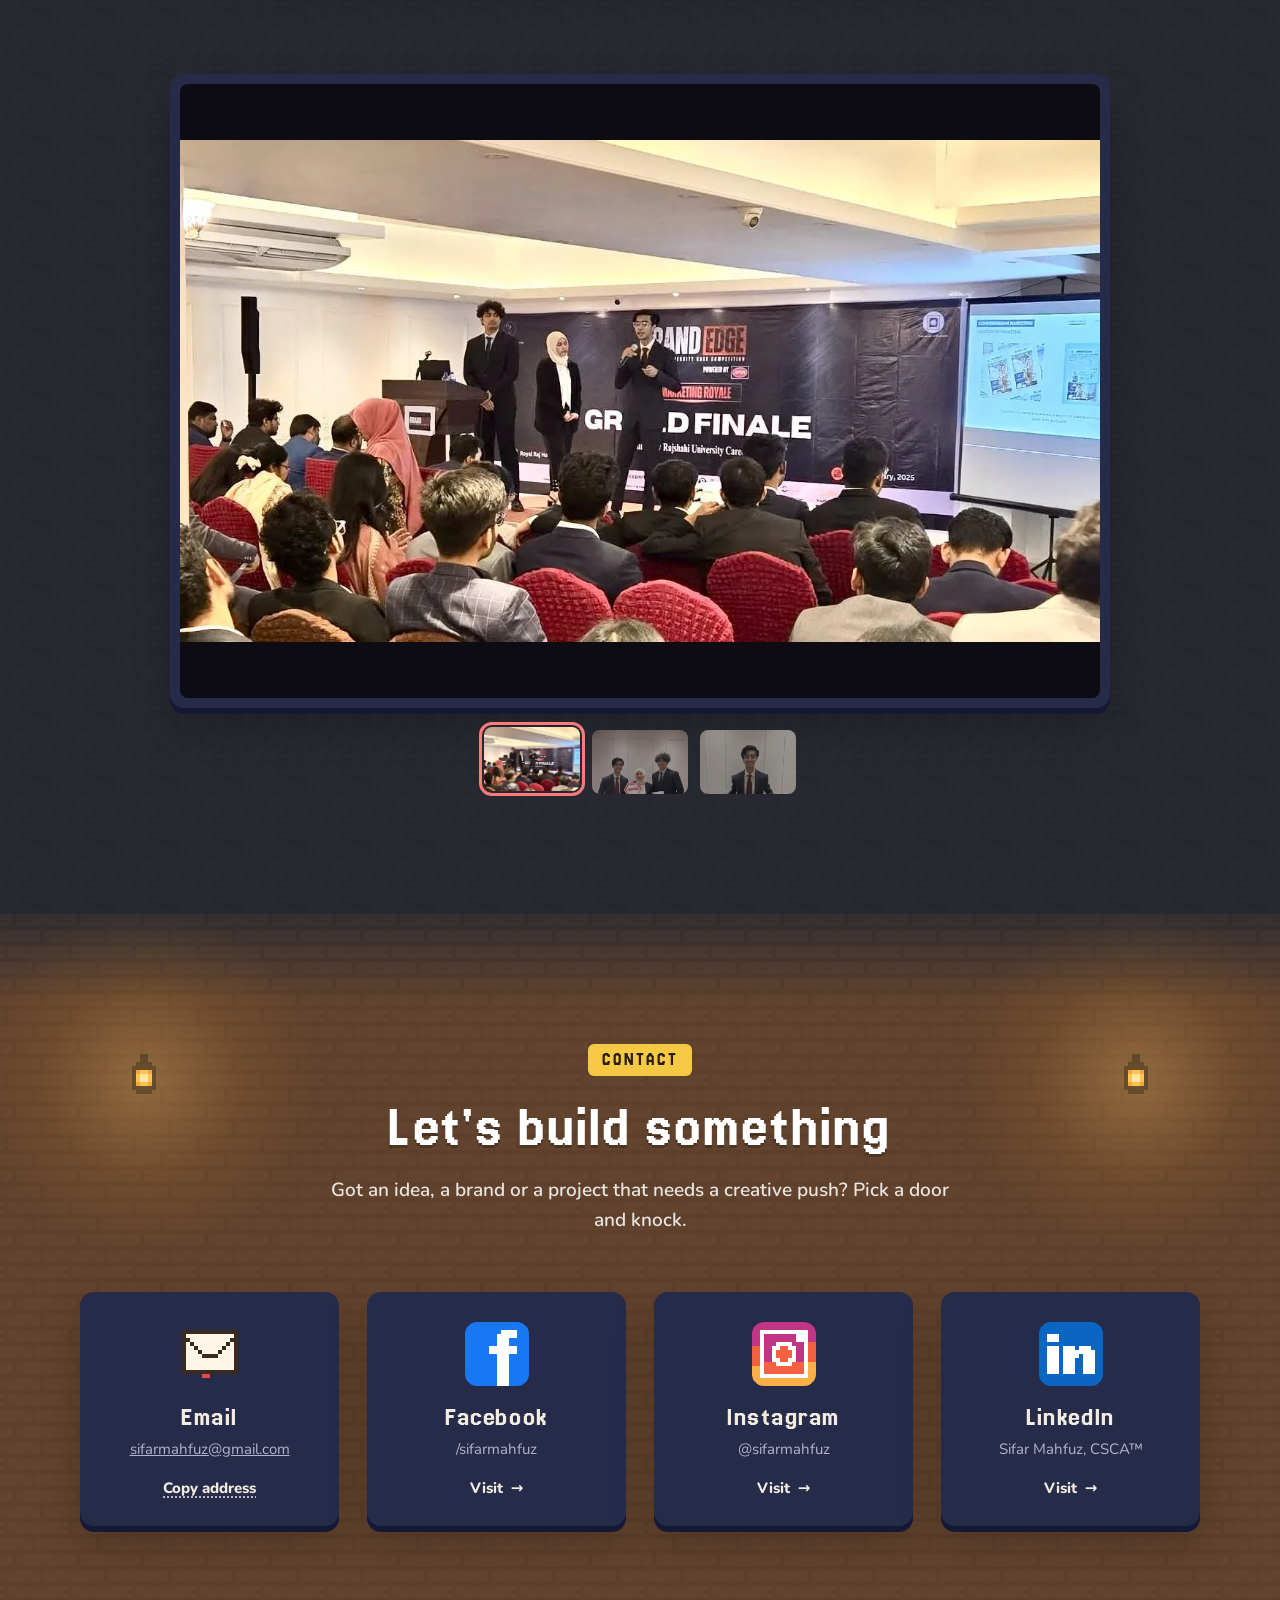
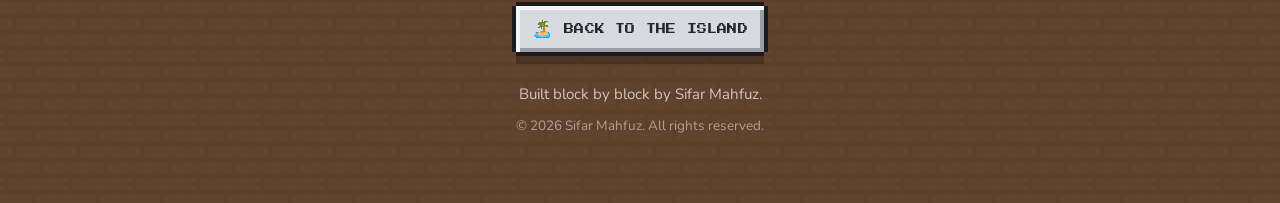
<file: achievements.html>
<!doctype html>
<html lang="en" data-time="day">
<head>
<meta charset="utf-8">
<meta name="viewport" content="width=device-width, initial-scale=1">
<title>Achievements | Sifar Mahfuz</title>
<meta name="description" content="Business case competitions with Sifar Mahfuz on the final stage: HSBC Business Case Competition, Corporiddlerz, Automech, CaseSprint and BrandEdge.">
<meta name="theme-color" content="#69bdf0">
<script>
  (function () {
    var r = document.documentElement; r.classList.add('js');
    var t = null; try { t = JSON.parse(localStorage.getItem('sw-time-of-day')); } catch (e) { }
    if (!t) { var h = new Date().getHours(); t = (h >= 19 || h < 6) ? 'night' : 'day'; }
    r.dataset.time = t;
    try { if (sessionStorage.getItem('sw-wipe')) r.classList.add('from-wipe'); } catch (e) { }
  })();
</script>
<link rel="preconnect" href="https://fonts.googleapis.com">
<link rel="preconnect" href="https://fonts.gstatic.com" crossorigin>
<link href="https://fonts.googleapis.com/css2?family=Jersey+20&family=Nunito:wght@400;600;700;800&family=Pixelify+Sans:wght@400;500;600;700&family=Press+Start+2P&display=swap" rel="stylesheet">
<link rel="stylesheet" href="css/site.css">
</head>
<body class="page-achievements">

<div id="loader" role="status" aria-label="Loading">
  <div class="loader__in">
    <canvas id="loaderIsland" width="80" height="96"></canvas>
    <div class="loader__pct" id="loaderPct">0%</div>
    <div class="loader__tip" id="loaderTip">Polishing the trophies</div>
  </div>
</div>
<div id="tiles" aria-hidden="true"></div>

<div class="progress" aria-hidden="true"><i></i></div>
<header class="nav">
  <a class="brand" href="index.html" aria-label="Sifar Mahfuz, home"><span class="brand__block"></span><span>Sifar Mahfuz</span></a>
  <nav class="nav__links" aria-label="Main">
    <a href="index.html">Home</a>
    <a href="projects.html">Projects</a>
    <a href="achievements.html">Achievements</a>
    <a href="#contact">Contact</a>
  </nav>
  <div class="nav__tools">
    <button class="tool" id="btnTime" type="button" aria-label="Toggle day and night" data-tip="Day. Click for night"><i class="px" data-px="☀️"></i></button>
    <button class="tool" id="btnSfx" type="button" aria-label="Toggle sound effects" data-tip="Sound effects on"><i class="px" data-px="🔊"></i></button>
    <button class="tool" id="btnMusic" type="button" aria-label="Toggle calm music" data-tip="Music off"><i class="px" data-px="🎵"></i></button>
  </div>
</header>
<div id="toasts" aria-live="polite"></div>
<div id="lightbox" role="dialog" aria-label="Photo" aria-hidden="true"><img alt=""><p>Click anywhere or press Esc to close</p></div>

<main>

<!-- ================= HERO ================= -->
<section class="hero hero--mini" id="top">
  <div class="sky" aria-hidden="true">
    <div class="sky__grad sky__grad--day"></div>
    <div class="sky__grad sky__grad--night"></div>
    <div class="stars stars--a"></div><div class="stars stars--b"></div>
    <div class="orb" data-par="0.35" style="right:7%;top:30%"><i class="orb__sun"></i><i class="orb__moon"></i></div>
    <div id="clouds"></div>
    <div class="hills hills--far d" data-par="0.22"></div><div class="hills hills--far n" data-par="0.22"></div>
    <div class="hills hills--near d" data-par="0.1"></div><div class="hills hills--near n" data-par="0.1"></div>
  </div>
  <div class="ground" aria-hidden="true"></div>
  <div id="sprouts" aria-hidden="true"></div>

  <div class="wrap center">
    <div class="chip" data-r><i></i>Five competitions, five final stages</div>
    <h1 class="title" id="title" aria-label="Achievements" style="font-size:clamp(24px, 5vw, 64px)">
      <span class="w">ACHIEVEMENTS</span>
    </h1>
    <p class="hero__text" data-r style="--i:5">Marketing is best learned under pressure. These are the business case competitions where my teams and I took an idea from a blank page to the final stage.</p>
    <div class="portal-row" data-stagger>
      <div class="box portal" data-r="pop"><i class="px" data-px="🏆" data-px-size="20"></i><b>3 Champion titles</b><span>Corporiddlerz, Automech, CaseSprint</span></div>
      <div class="box portal" data-r="pop"><i class="px" data-px="🥈" data-px-size="20"></i><b>1st Runner Up</b><span>BrandEdge</span></div>
      <div class="box portal" data-r="pop"><i class="px" data-px="🏅" data-px-size="20"></i><b>Grand Finalist</b><span>HSBC Business Case Competition</span></div>
    </div>
  </div>
</section>

<!-- ================= 1. HSBC ================= -->
<section class="quest comp comp--hsbc" id="hsbc">
  <div class="layer__bg"></div>
  <div class="wrap">
    <div class="head">
      <span class="kicker" data-r>Finalist · 2026</span>
      <h2 class="h2" data-r style="--i:1">HSBC Business Case Competition</h2>
      <p class="comp__host" data-r style="--i:2">HSBC Bangladesh, with BRAC Business School</p>
    </div>

    <div class="box box--pad comp__story" data-r>
      <p>One of the biggest business case stages in the country, run by HSBC with BRAC Business School and facilitated by BizBee. As Team 0227, the four of us cracked the case around one small table, defended our answer in front of the judges and earned a place in the grand finale.</p>
      <p>In the final we presented our solution on the main stage. The clip below is the team intro that played before we walked on.</p>
    </div>
    <div class="facts" data-r>
      <span class="tag"><i class="px" data-px="👥"></i>Team 0227</span>
      <span class="tag"><i class="px" data-px="🏅"></i>Grand finalist</span>
      <span class="tag"><i class="px" data-px="📅"></i>2026</span>
    </div>

    <div class="gallery gallery--photo" data-gallery data-r>
      <div class="box frame"><div class="frame__view">
        <img src="assets/ach/hsbc-final.webp?v=4" data-thumb="assets/ach/hsbc-final-s.webp?v=4" alt="Presenting with a microphone on the finale stage while three teammates stand behind" data-cap="Presenting our solution in the grand finale">
        <img src="assets/ach/hsbc-stage.webp" data-thumb="assets/ach/hsbc-stage-s.webp" alt="Wide view of the finale stage with three judges seated in front" data-cap="The finale stage, with the judges up front" loading="lazy">
        <img src="assets/ach/hsbc-team.webp" data-thumb="assets/ach/hsbc-team-s.webp" alt="Four teammates in suits in front of the competition backdrop" data-cap="Team 0227 at the venue" loading="lazy">
        <img src="assets/ach/hsbc-judges.webp" data-thumb="assets/ach/hsbc-judges-s.webp" alt="Three teammates standing and answering a panel of four seated judges" data-cap="Questions from the judges" loading="lazy">
        <img src="assets/ach/hsbc-huddle.webp" data-thumb="assets/ach/hsbc-huddle-s.webp" alt="The team talking around a table with papers" data-cap="Talking the case through" loading="lazy">
        <img src="assets/ach/hsbc-case.webp" data-thumb="assets/ach/hsbc-case-s.webp" alt="Four teammates writing and reading around a small table marked Team 0227" data-cap="Heads down on the case" loading="lazy">
        <img src="assets/ach/hsbc-standee.webp" data-thumb="assets/ach/hsbc-standee-s.webp" alt="A printed standee showing the four members of Team 0227" data-cap="Our team standee at the venue" loading="lazy">
        <div class="frame__cap"></div>
      </div></div>
      <div class="thumbs"></div>
    </div>

    <h3 class="h3" data-r>Our team intro for the final</h3>
    <div class="video" data-r>
      <div class="box frame"><video controls preload="none" playsinline poster="assets/ach/intro-poster.webp" src="assets/ach/0227-intro.mp4" aria-label="Team 0227 intro video"></video></div>    </div>
  </div>
</section>

<!-- ================= 2. CORPORIDDLERZ ================= -->
<section class="quest comp comp--corpo" id="corporiddlerz">
  <div class="layer__bg"></div>
  <div class="wrap">
    <div class="head">
      <span class="kicker" data-r>Champion · 2025</span>
      <h2 class="h2" data-r style="--i:1">Corporiddlerz 2025</h2>
      <p class="comp__host" data-r style="--i:2">BUP Business and Communication Club</p>
    </div>

    <div class="box box--pad comp__story" data-r>
      <p>A national business strategy competition presented by Akij Resource in association with Logitech, organised by the BUP Business and Communication Club, a club from my own university.</p>
      <p>Team 0227 went all the way. Our final pitch, "Winning at every bite", was built around a cookie brand called Jackies, and it won us the champion's trophy and the ৳2,00,000 prize.</p>
    </div>
    <div class="facts" data-r>
      <span class="tag"><i class="px" data-px="👥"></i>Team 0227</span>
      <span class="tag"><i class="px" data-px="🏆"></i>Champion</span>
      <span class="tag"><i class="px" data-px="💰"></i>৳2,00,000 prize</span>
    </div>

    <div class="gallery gallery--photo" data-gallery data-r>
      <div class="box frame"><div class="frame__view">
        <img src="assets/ach/corpo-speech.webp" data-thumb="assets/ach/corpo-speech-s.webp" alt="Speaking into a microphone on stage behind large Corporiddlerz 2025 letters" data-cap="On stage in the Corporiddlerz final" loading="lazy">
        <img src="assets/ach/corpo-champion.webp" data-thumb="assets/ach/corpo-champion-s.webp" alt="The team receiving a champion cheque and trophy on stage" data-cap="Receiving the champion's cheque: ৳2,00,000" loading="lazy">
        <img src="assets/ach/corpo-team.webp" data-thumb="assets/ach/corpo-team-s.webp" alt="Three teammates holding the champion cheque and trophy" data-cap="Team 0227 with the trophy" loading="lazy">
        <img src="assets/ach/corpo-pitch.webp" data-thumb="assets/ach/corpo-pitch-s.webp" alt="Three teammates presenting in front of a slide reading Winning at every bite" data-cap="Our final pitch: Winning at every bite" loading="lazy">
        <img src="assets/ach/corpo-cheque.webp" data-thumb="assets/ach/corpo-cheque-s.webp" alt="Two people holding the champion trophy and cheque" data-cap="The trophy and the cheque" loading="lazy">
        <img src="assets/ach/corpo-backdrop.webp" data-thumb="assets/ach/corpo-backdrop-s.webp" alt="Three teammates in front of a red competition backdrop" data-cap="Finalists, before the result" loading="lazy">
        <img src="assets/ach/corpo-moment.webp" data-thumb="assets/ach/corpo-moment-s.webp" alt="Friends congratulating the team in the audience seats" data-cap="Congratulations all around" loading="lazy">
        <div class="frame__cap"></div>
      </div></div>
      <div class="thumbs"></div>
    </div>
  </div>
</section>

<!-- ================= 3. AUTOMECH ================= -->
<section class="quest comp comp--auto" id="automech">
  <div class="layer__bg"></div>
  <div class="wrap">
    <div class="head">
      <span class="kicker" data-r>Champion · 2025</span>
      <h2 class="h2" data-r style="--i:1">Automech 2025</h2>
      <p class="comp__host" data-r style="--i:2">Islamic University of Technology</p>
    </div>

    <div class="box box--pad comp__story" data-r>
      <p>Automech is hosted by the Department of MPE at the Islamic University of Technology and presented by Dashboard Auto. We entered Case Motion, its business case segment, under the team name Dota 2.</p>
      <p>Four of us, one case, and we came home as champions with the ৳25,000 prize.</p>
    </div>
    <div class="facts" data-r>
      <span class="tag"><i class="px" data-px="👥"></i>Team Dota 2</span>
      <span class="tag"><i class="px" data-px="🏆"></i>Champion, Case Motion</span>
      <span class="tag"><i class="px" data-px="💰"></i>৳25,000 prize</span>
    </div>

    <div class="gallery gallery--photo" data-gallery data-r>
      <div class="box frame"><div class="frame__view">
        <img src="assets/ach/automech-team.webp" data-thumb="assets/ach/automech-team-s.webp" alt="Four teammates holding a champions cheque for the Case Motion event" data-cap="Champions of Case Motion at Automech" loading="lazy">
        <div class="frame__cap"></div>
      </div></div>
      <div class="thumbs"></div>
    </div>
  </div>
</section>

<!-- ================= 4. CASESPRINT ================= -->
<section class="quest comp comp--sprint" id="casesprint">
  <div class="layer__bg"></div>
  <div class="wrap">
    <div class="head">
      <span class="kicker" data-r>Champion · 2025</span>
      <h2 class="h2" data-r style="--i:1">CaseSprint 2025</h2>
      <p class="comp__host" data-r style="--i:2">Jatiya Kabi Kazi Nazrul Islam University</p>
    </div>

    <div class="box box--pad comp__story" data-r>
      <p>A national business case competition organised by the JKKNIU Career Club and powered by Ghari.</p>
      <p>In the grand finale we presented a market engagement plan for electric vehicles built on three steps: Attract, Convert, Transform. Build awareness, remove the barriers to buying, then turn owners into advocates. The judges liked it, and we lifted the champion's trophy.</p>
    </div>
    <div class="facts" data-r>
      <span class="tag"><i class="px" data-px="🏆"></i>Champion</span>
      <span class="tag"><i class="px" data-px="⚡"></i>Case: electric vehicles</span>
      <span class="tag"><i class="px" data-px="🎯"></i>Attract, Convert, Transform</span>
    </div>

    <div class="gallery gallery--photo" data-gallery data-r>
      <div class="box frame"><div class="frame__view">
        <img src="assets/ach/sprint-speech.webp" data-thumb="assets/ach/sprint-speech-s.webp" alt="Presenting beside a large screen showing the Attract, Convert, Transform plan" data-cap="Presenting our Attract, Convert, Transform plan" loading="lazy">
        <img src="assets/ach/sprint-team.webp" data-thumb="assets/ach/sprint-team-s.webp" alt="Four teammates kneeling with the champion trophy and cheque" data-cap="Champions of CaseSprint" loading="lazy">
        <img src="assets/ach/sprint-trophy.webp" data-thumb="assets/ach/sprint-trophy-s.webp" alt="The team receiving the champion trophy on stage" data-cap="Receiving the champion's trophy" loading="lazy">
        <div class="frame__cap"></div>
      </div></div>
      <div class="thumbs"></div>
    </div>
  </div>
</section>

<!-- ================= 5. BRANDEDGE ================= -->
<section class="quest comp comp--edge" id="brandedge">
  <div class="layer__bg"></div>
  <div class="wrap">
    <div class="head">
      <span class="kicker" data-r>1st Runner Up · 2025</span>
      <h2 class="h2" data-r style="--i:1">BrandEdge 2025</h2>
      <p class="comp__host" data-r style="--i:2">Rajshahi University</p>
    </div>

    <div class="box box--pad comp__story" data-r>
      <p>An inter university case competition by the Rajshahi University Career Club, powered by Apon. As team Dawdlers we made it to the grand finale in Rajshahi.</p>
      <p>There we presented a full marketing campaign to a packed room and finished as 1st runner up, with a ৳30,000 prize.</p>
    </div>
    <div class="facts" data-r>
      <span class="tag"><i class="px" data-px="👥"></i>Team Dawdlers</span>
      <span class="tag"><i class="px" data-px="🥈"></i>1st Runner Up</span>
      <span class="tag"><i class="px" data-px="💰"></i>৳30,000 prize</span>
    </div>

    <div class="gallery gallery--photo" data-gallery data-r>
      <div class="box frame"><div class="frame__view">
        <img src="assets/ach/edge-speech.webp" data-thumb="assets/ach/edge-speech-s.webp" alt="Presenting with a microphone to a seated audience at the BrandEdge grand finale" data-cap="Presenting in the grand finale" loading="lazy">
        <img src="assets/ach/edge-team.webp" data-thumb="assets/ach/edge-team-s.webp" alt="Three teammates holding the 1st runner up cheque" data-cap="Team Dawdlers, 1st runner up" loading="lazy">
        <img src="assets/ach/edge-solo.webp" data-thumb="assets/ach/edge-solo-s.webp" alt="Holding the 1st runner up trophy and cheque" data-cap="With the trophy and the cheque" loading="lazy">
        <div class="frame__cap"></div>
      </div></div>
      <div class="thumbs"></div>
    </div>
  </div>
</section>

<!-- ================= CONTACT ================= -->
<section class="layer layer--base" id="contact" style="--prev:#26262e">
  <div class="layer__bg"></div>
  <div class="lantern" style="left:10%;top:140px"></div><div class="lantern" style="right:10%;top:140px"></div>
  <div class="wrap">
    <div class="head">
      <span class="kicker" data-r>Contact</span>
      <h2 class="h2" data-r style="--i:1">Let's build something</h2>
      <p class="lede" data-r style="--i:2">Got an idea, a brand or a project that needs a creative push? Pick a door and knock.</p>
    </div>

    <div class="contact" data-stagger>
      <div class="box sign lift" data-r>
        <div class="sign__ico" data-social="mail"></div>
        <h3>Email</h3>
        <p><a href="mailto:sifarmahfuz@gmail.com">sifarmahfuz@gmail.com</a></p>
        <button class="copy-btn" type="button" data-copy="sifarmahfuz@gmail.com">Copy address</button>
      </div>
      <a class="box sign" data-r href="https://www.facebook.com/sifarmahfuz" target="_blank" rel="noopener">
        <div class="sign__ico" data-social="fb"></div>
        <h3>Facebook</h3>
        <p>/sifarmahfuz</p>
        <span class="go">Visit <i>→</i></span>
      </a>
      <a class="box sign" data-r href="https://www.instagram.com/sifarmahfuz/" target="_blank" rel="noopener">
        <div class="sign__ico" data-social="ig"></div>
        <h3>Instagram</h3>
        <p>@sifarmahfuz</p>
        <span class="go">Visit <i>→</i></span>
      </a>
      <a class="box sign" data-r href="https://www.linkedin.com/in/sifar-mahfuz-csca%E2%84%A2-a74709247/" target="_blank" rel="noopener">
        <div class="sign__ico" data-social="li"></div>
        <h3>LinkedIn</h3>
        <p>Sifar Mahfuz, CSCA™</p>
        <span class="go">Visit <i>→</i></span>
      </a>
    </div>
  </div>

  <footer class="foot">
    <a class="btn btn--sm" href="index.html"><i class="px" data-px="🏝️"></i>Back to the island</a>
    <p>Built block by block by Sifar Mahfuz.</p>
    <small>© 2026 Sifar Mahfuz. All rights reserved.</small>
  </footer>
</section>

</main>

<script src="js/vendor/lenis.min.js"></script>
<script src="js/core.js"></script>
<script src="js/home.js"></script>
<script src="js/projects.js"></script>
</body>
</html>
</file>
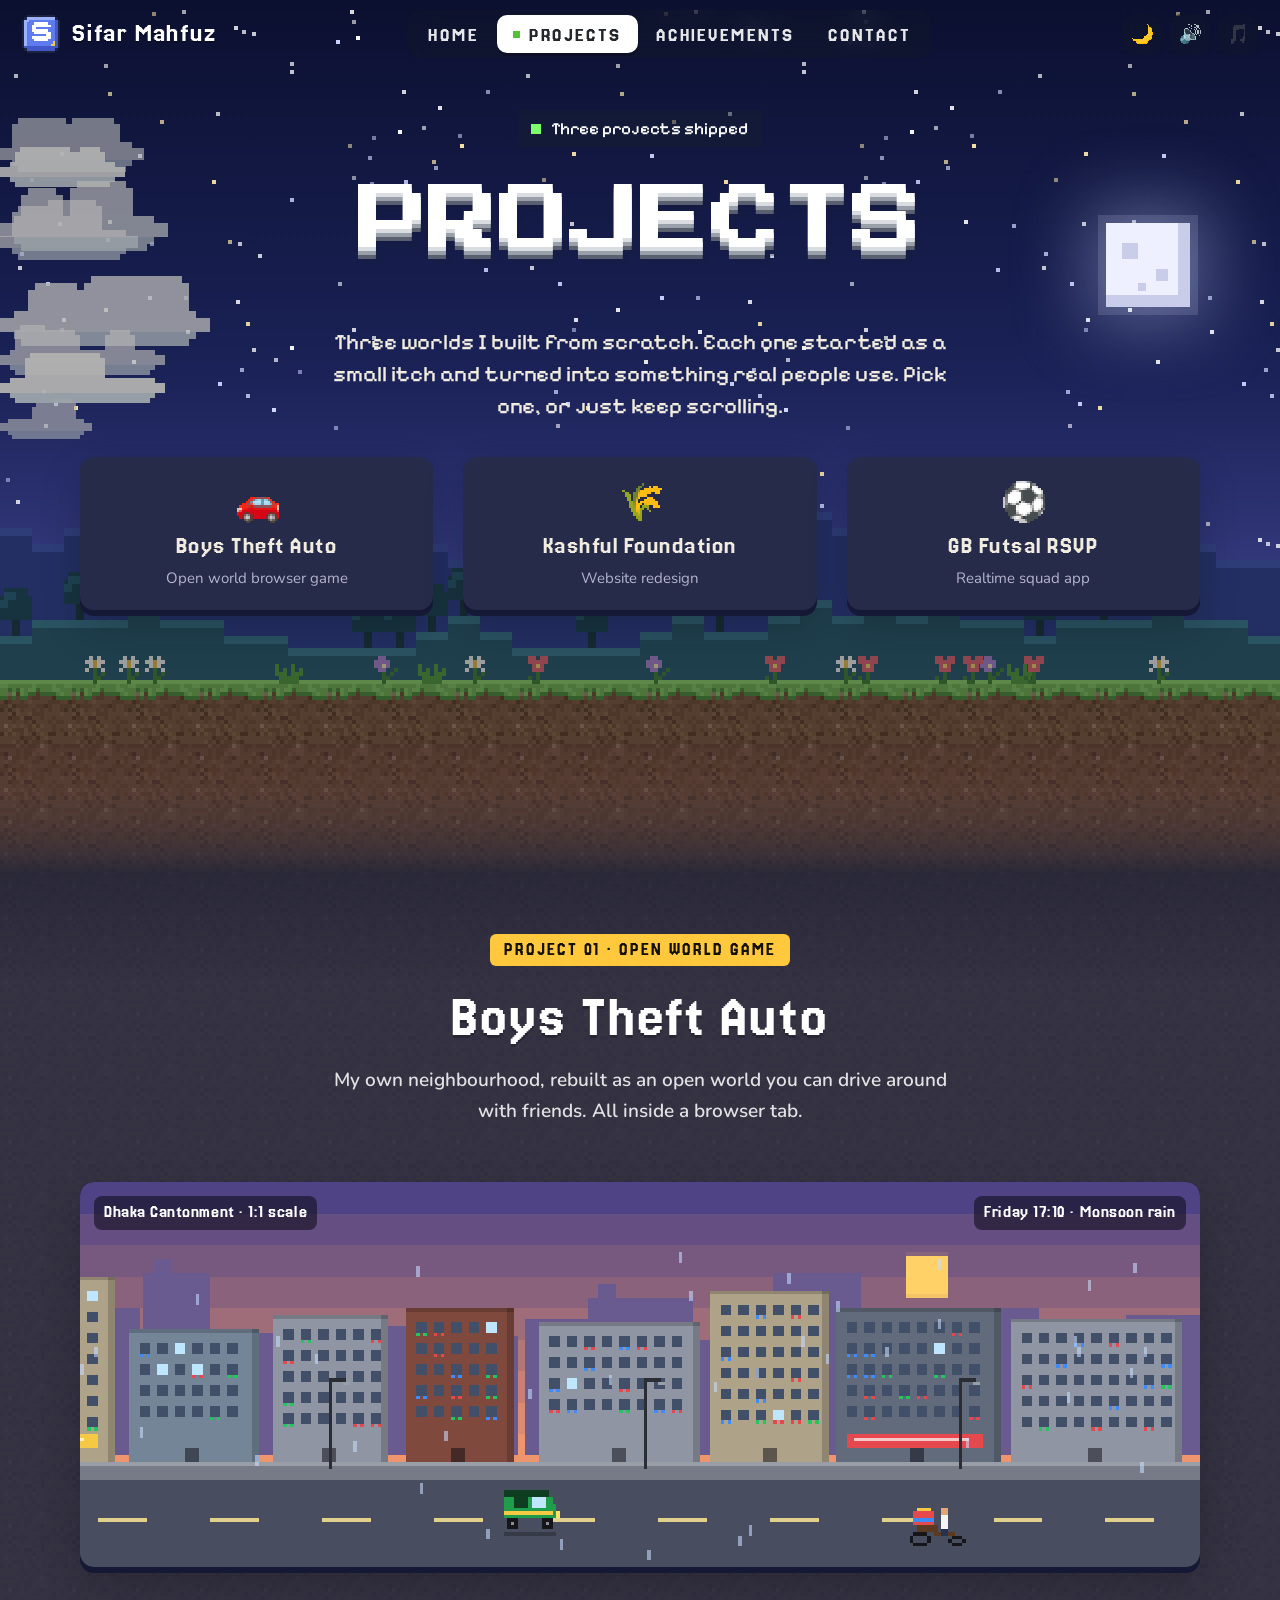
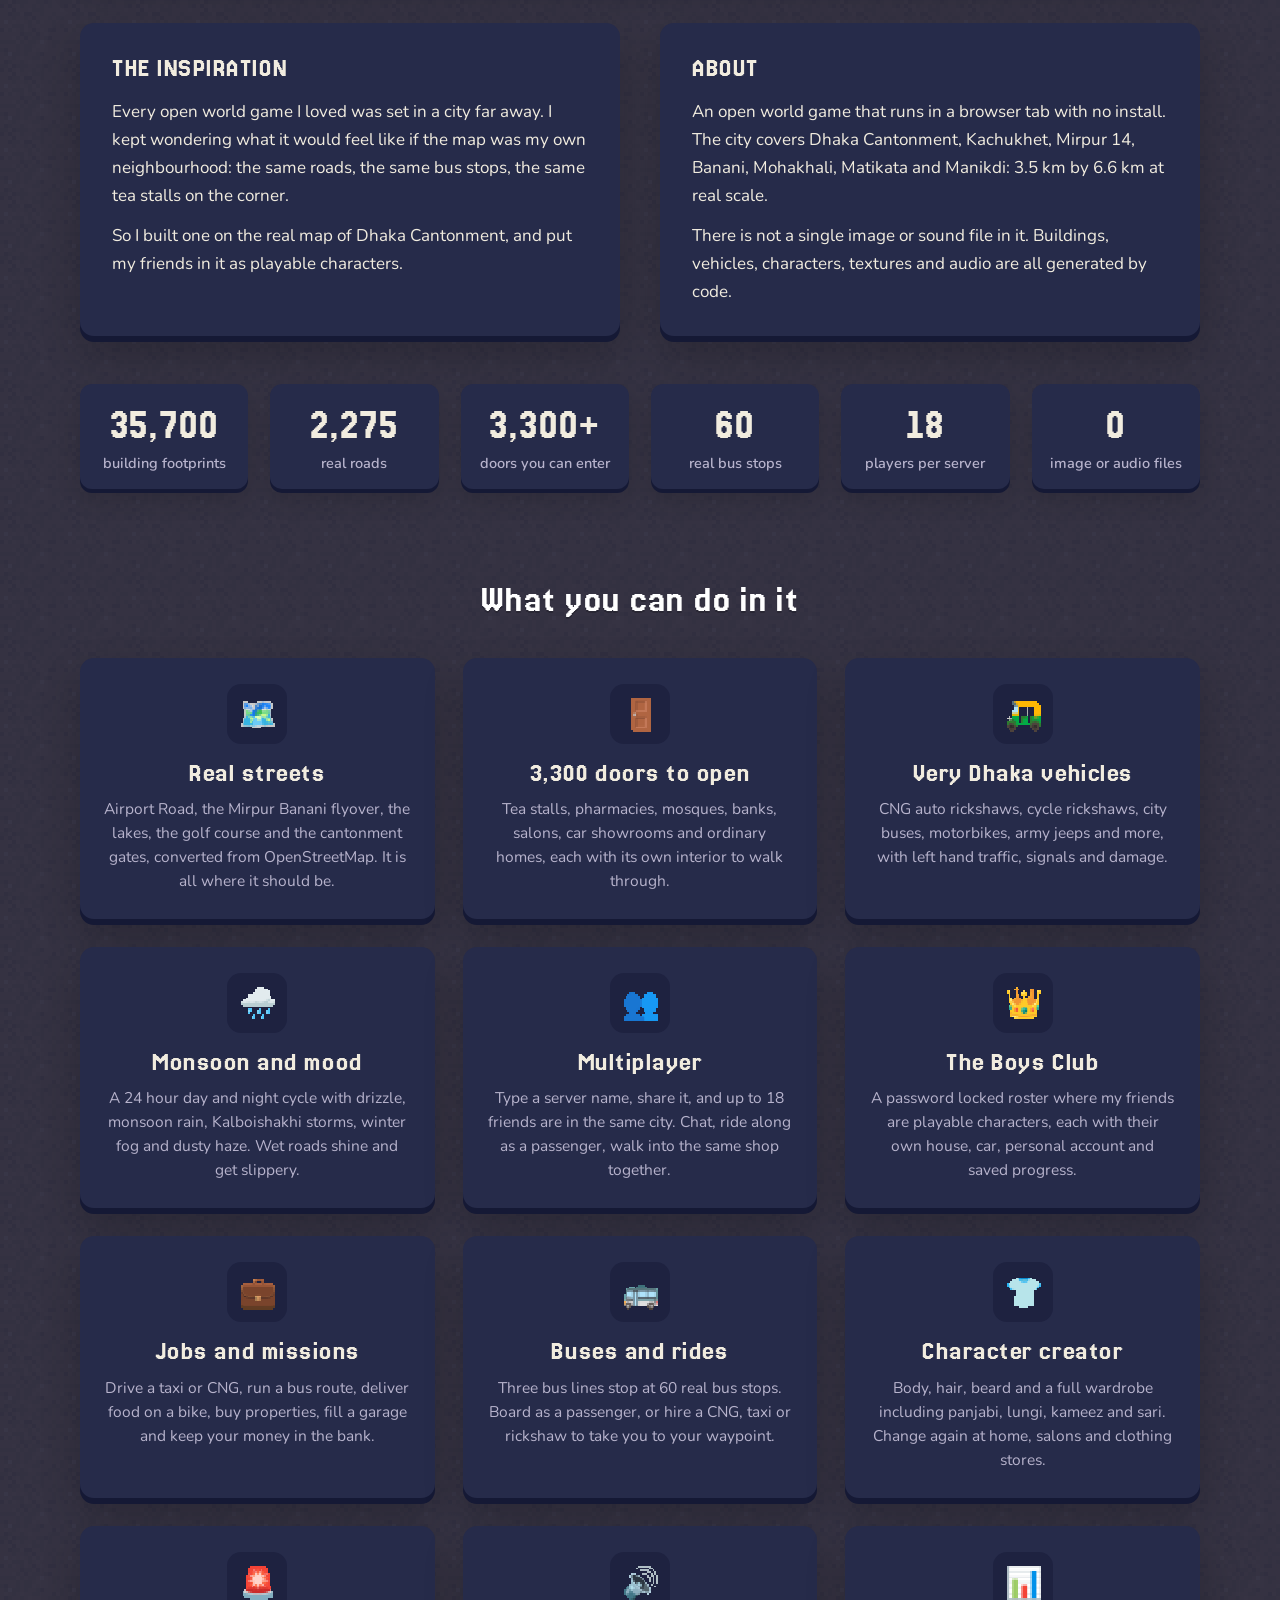
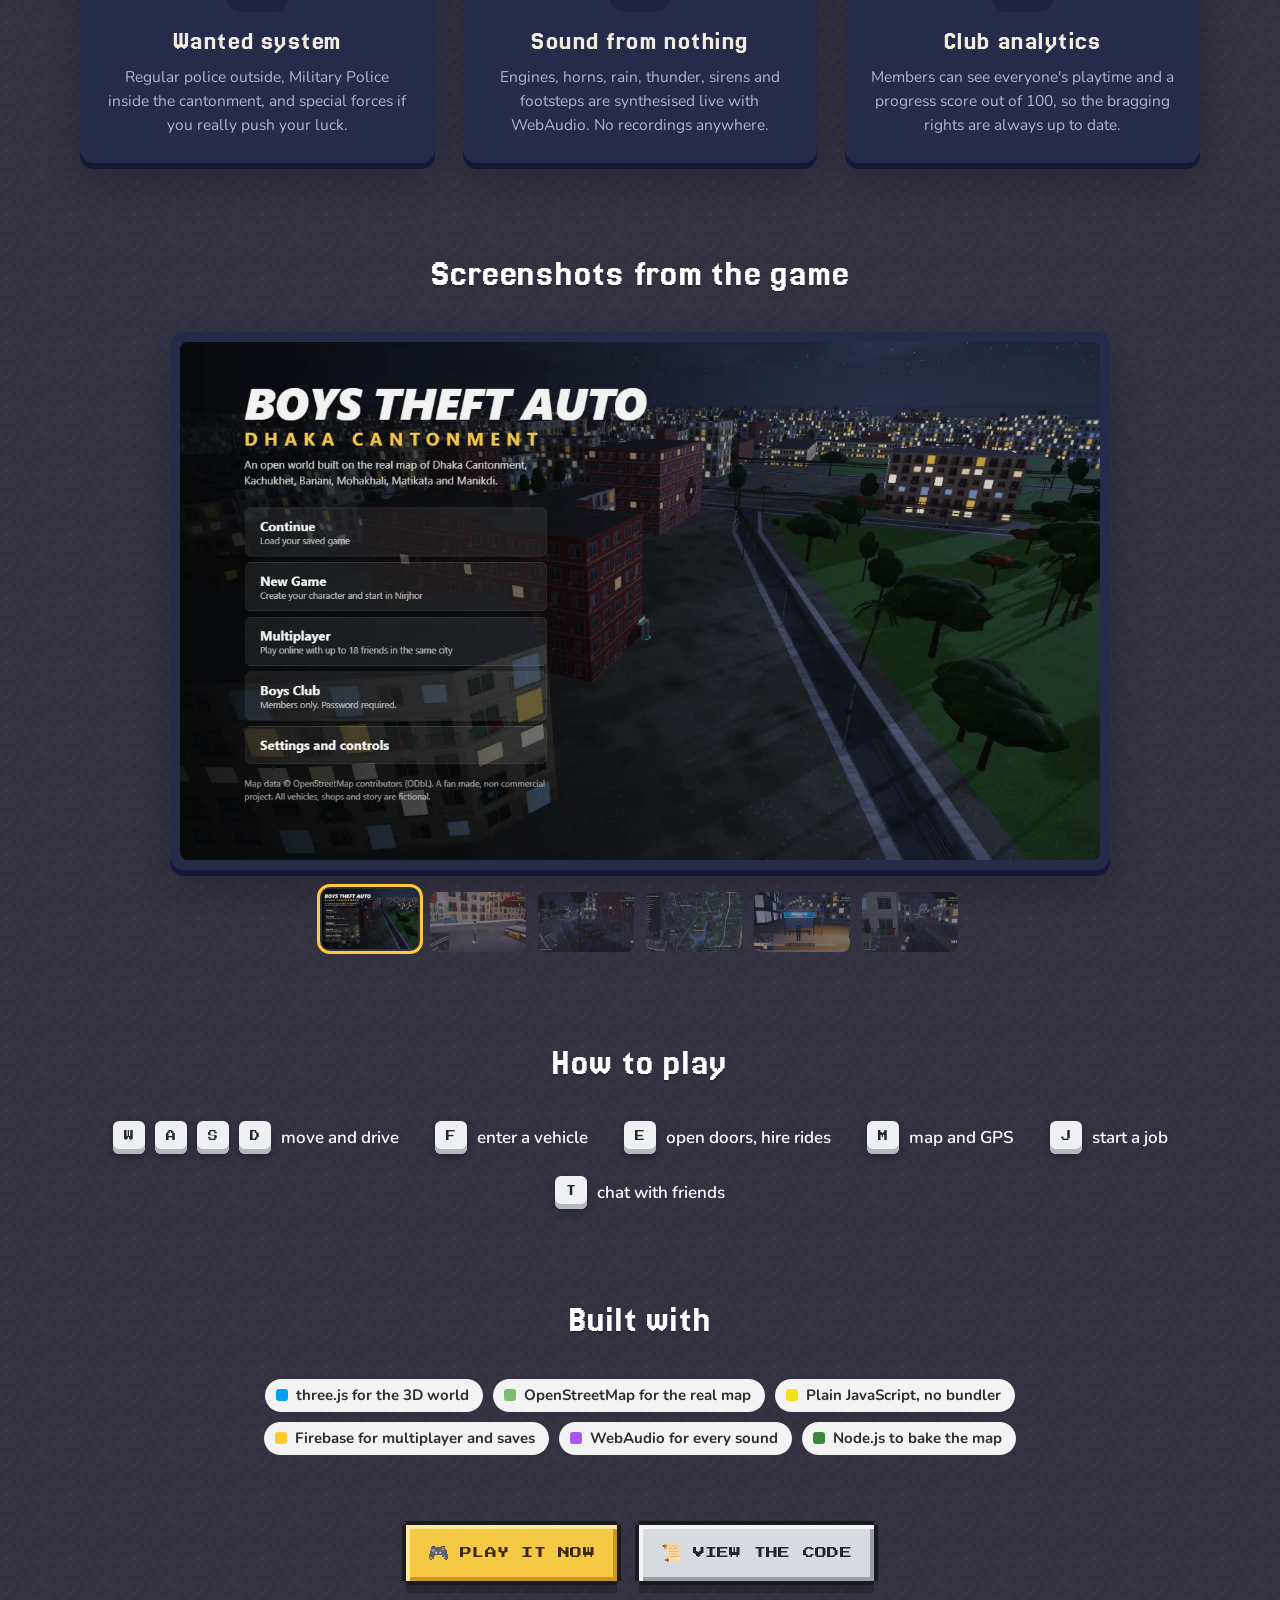
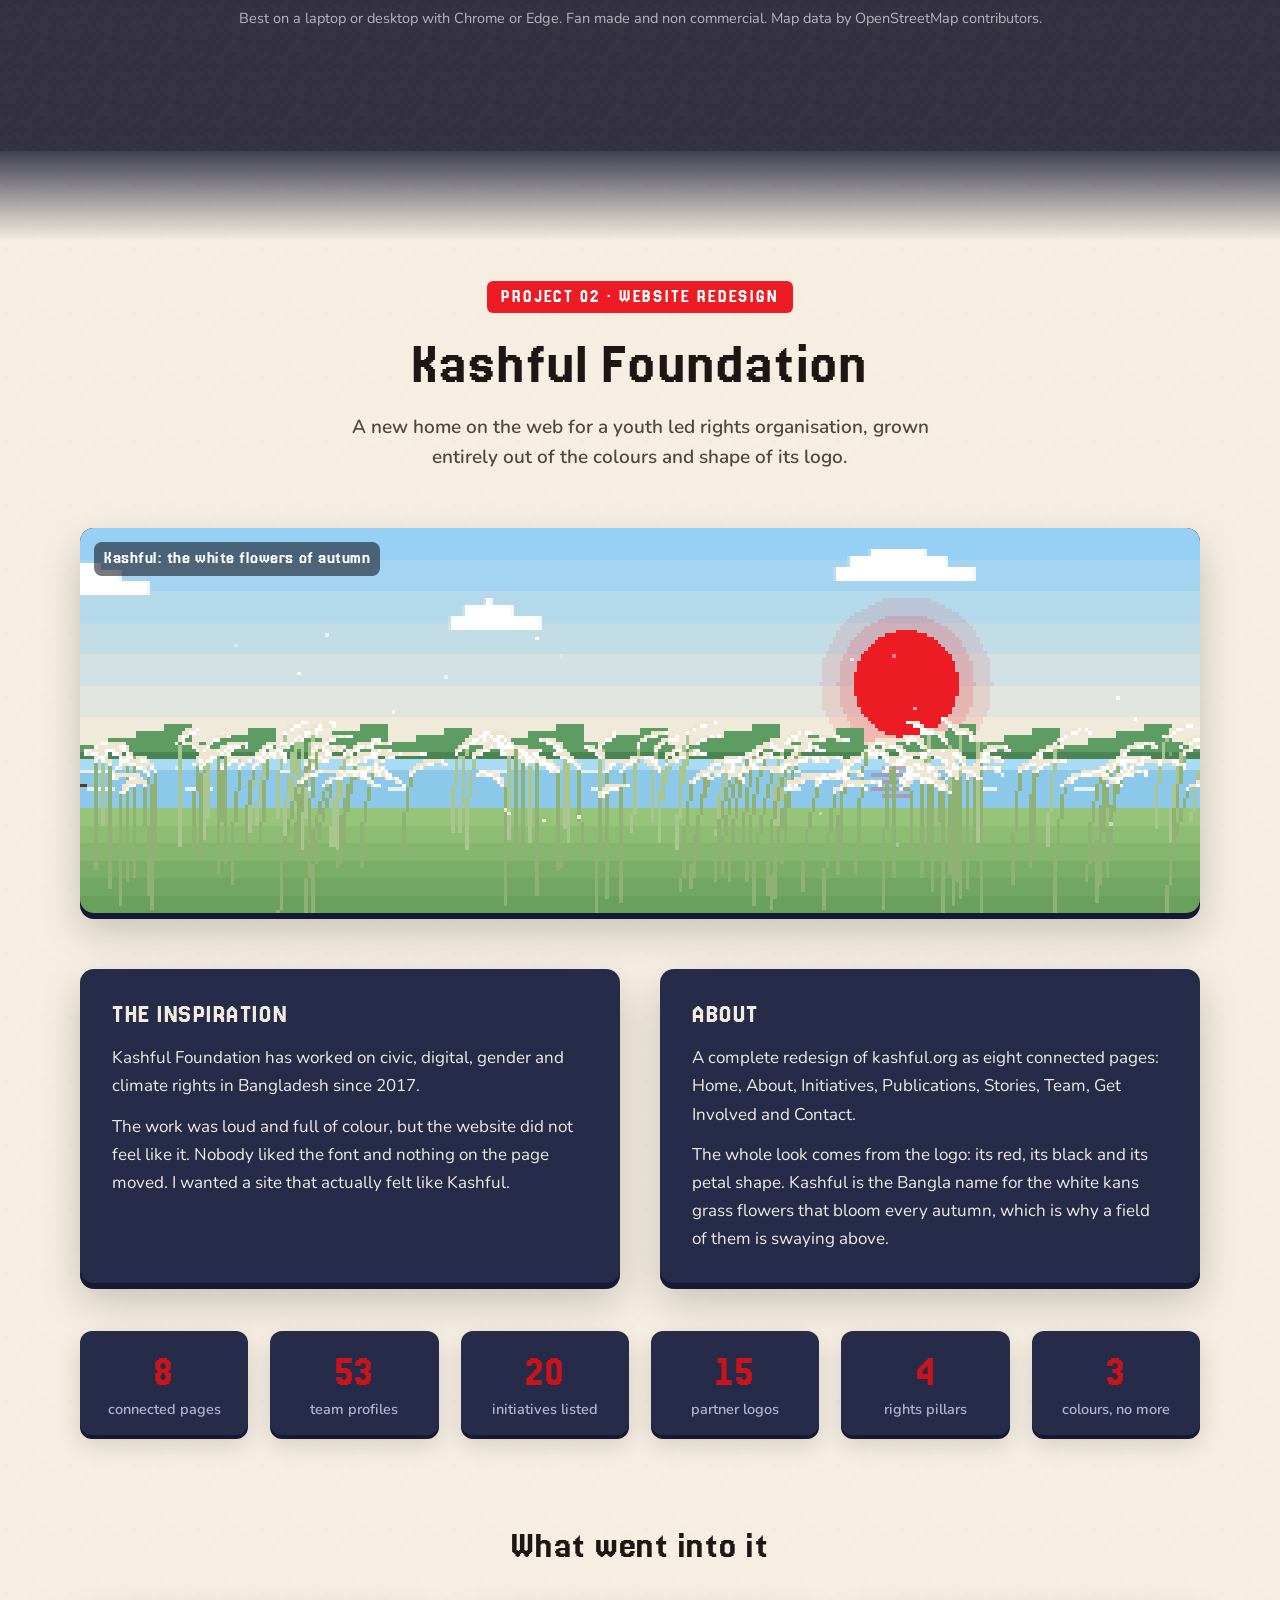
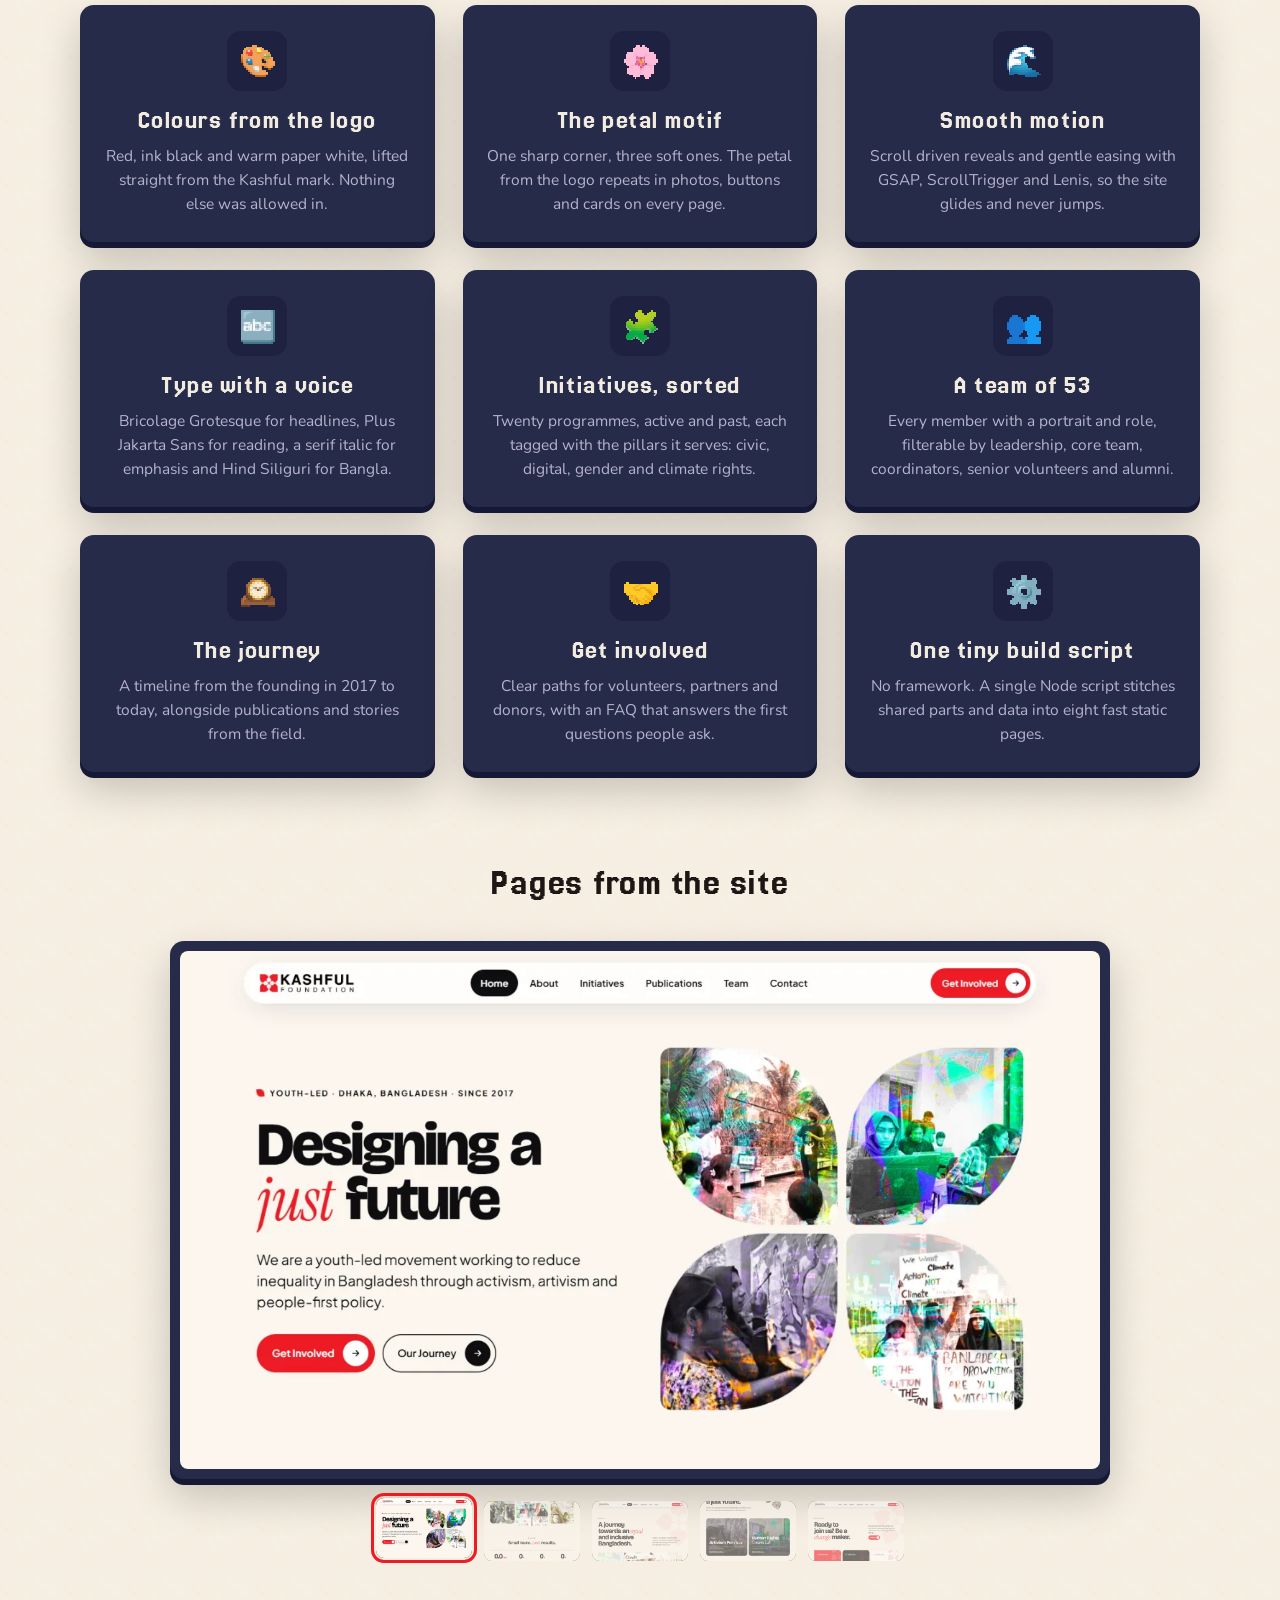
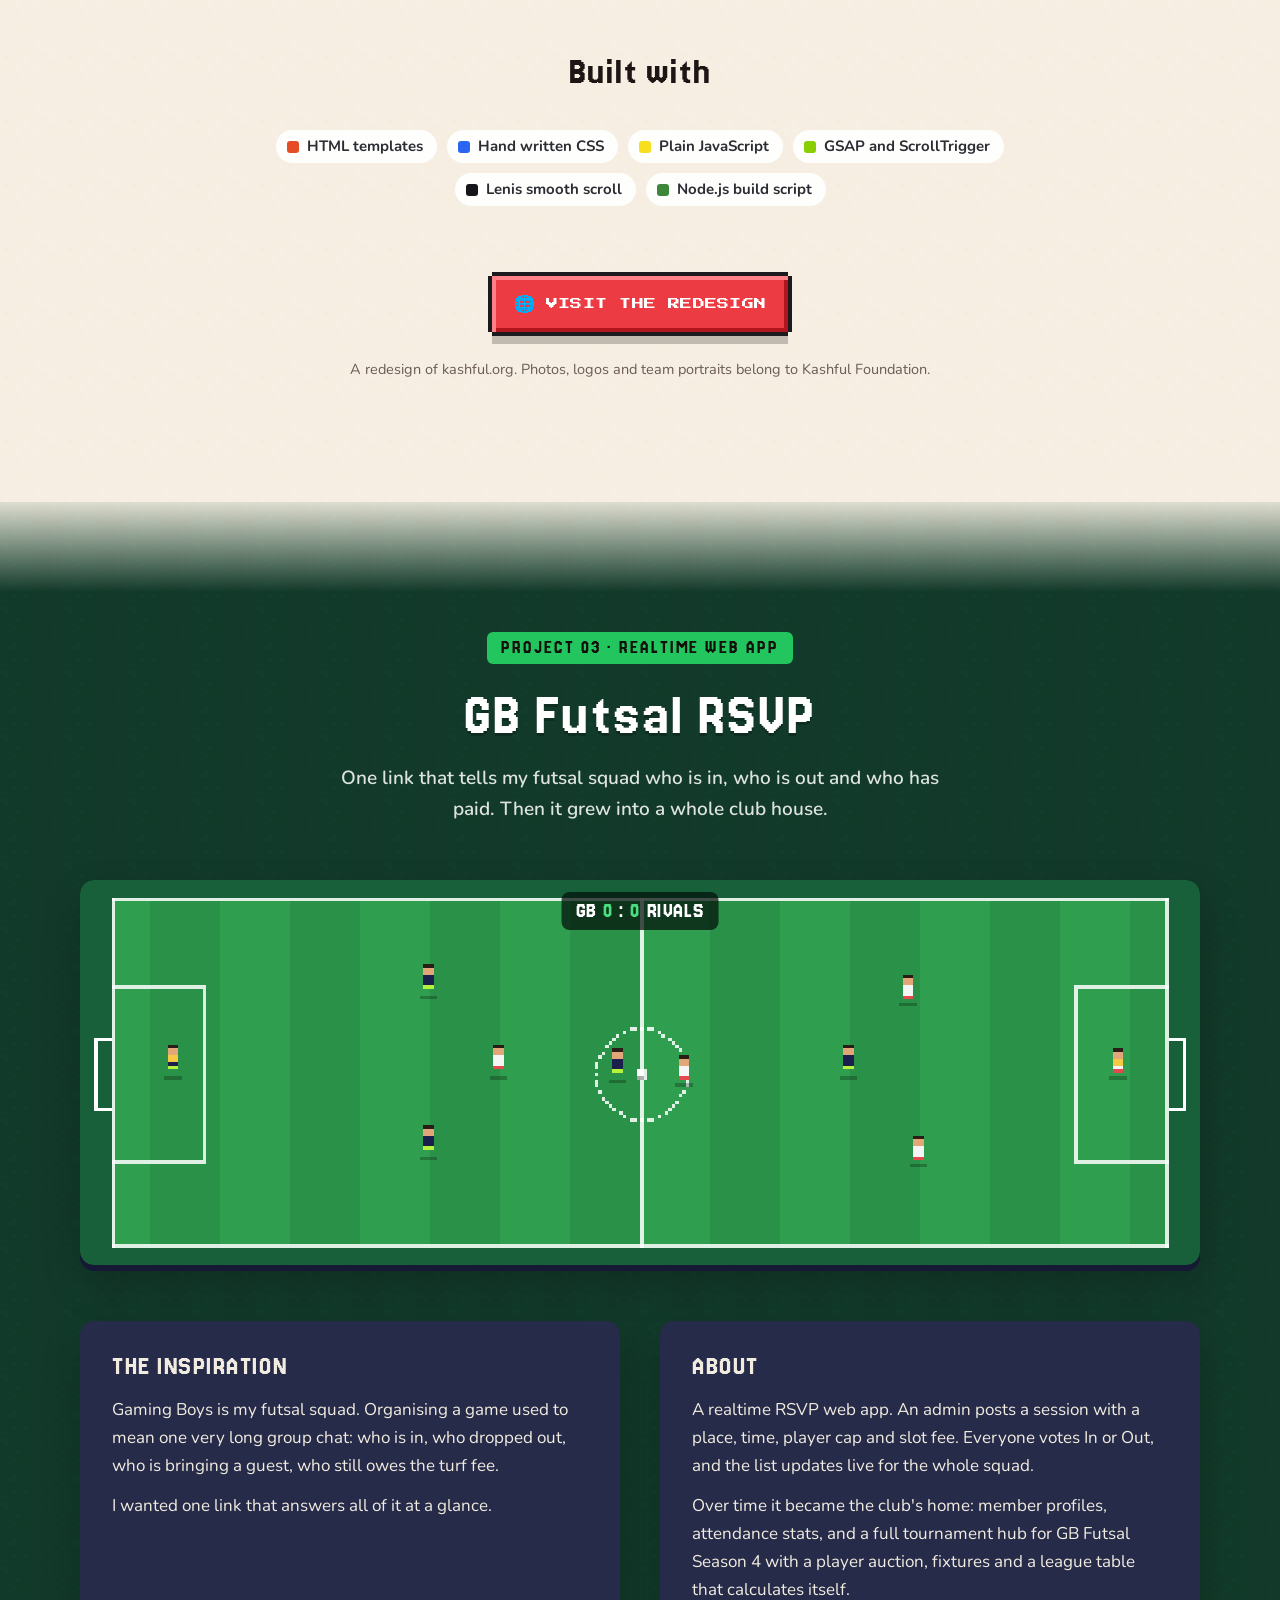
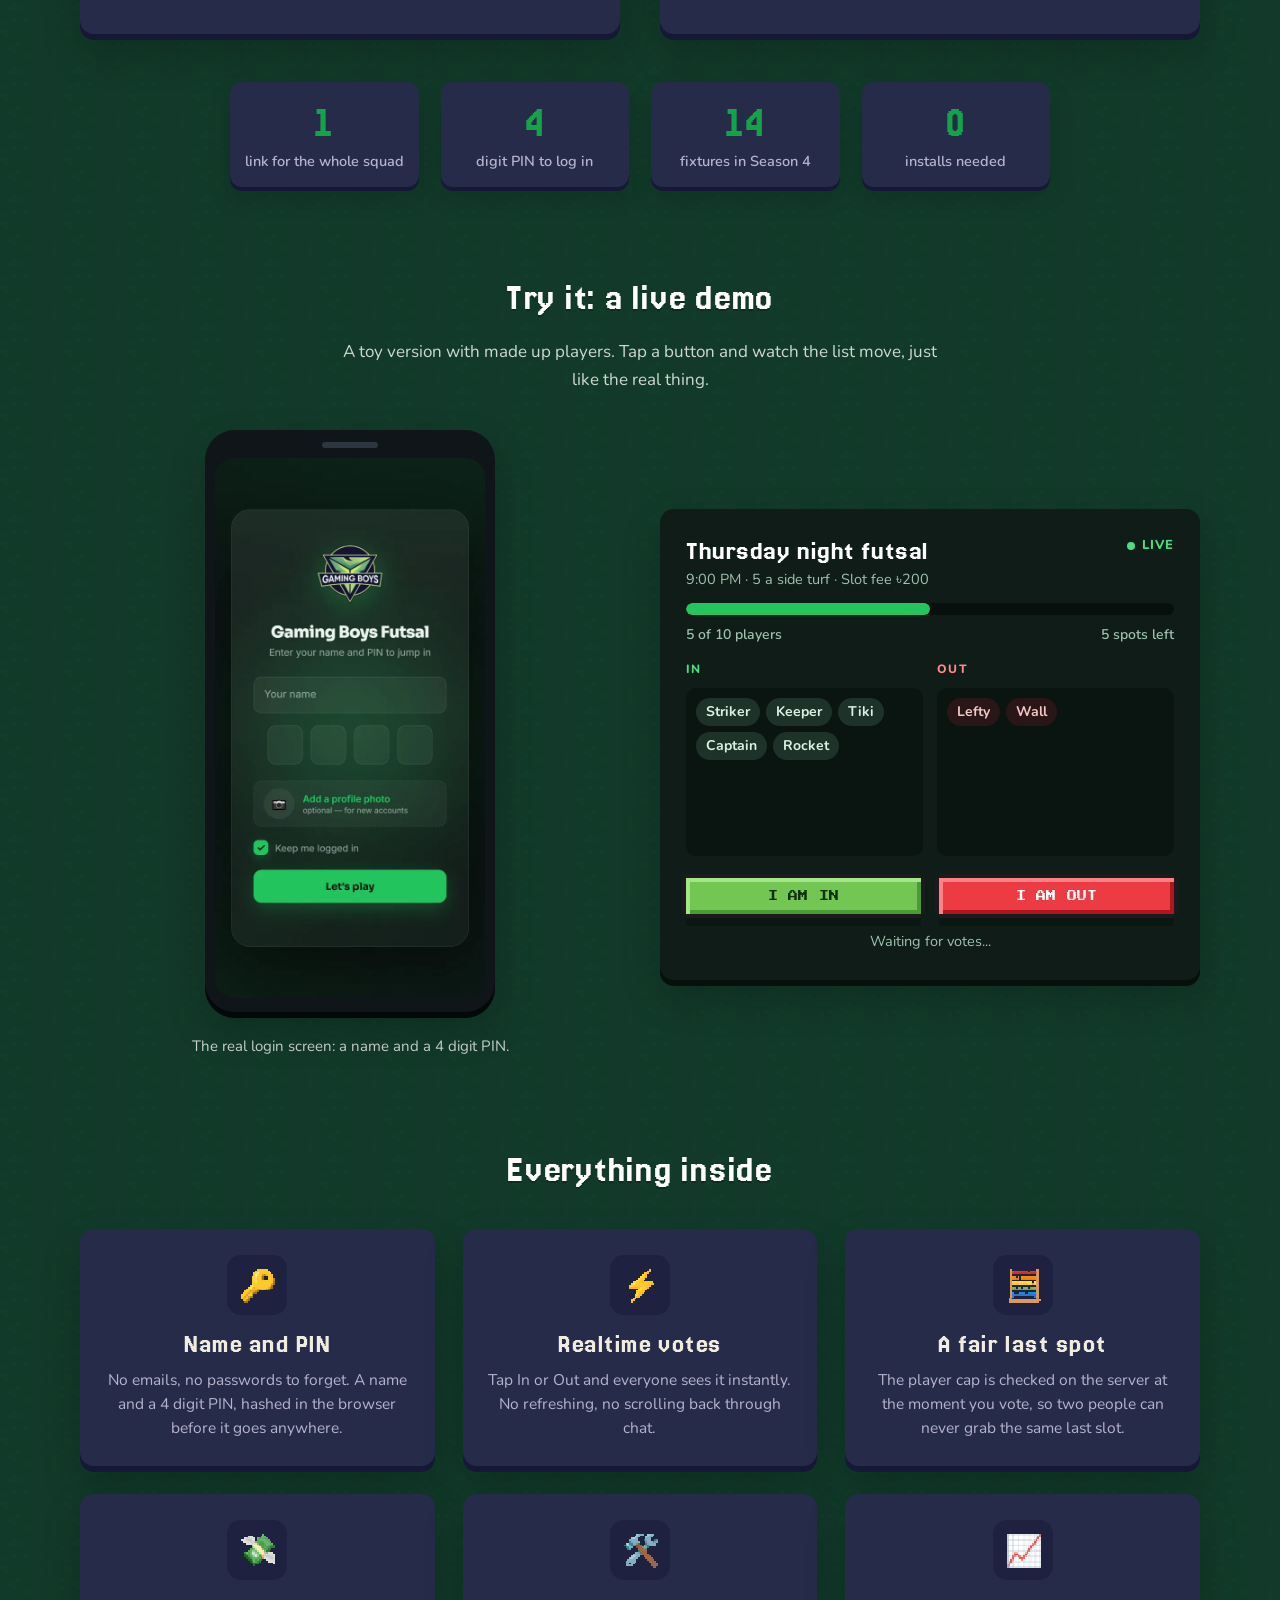
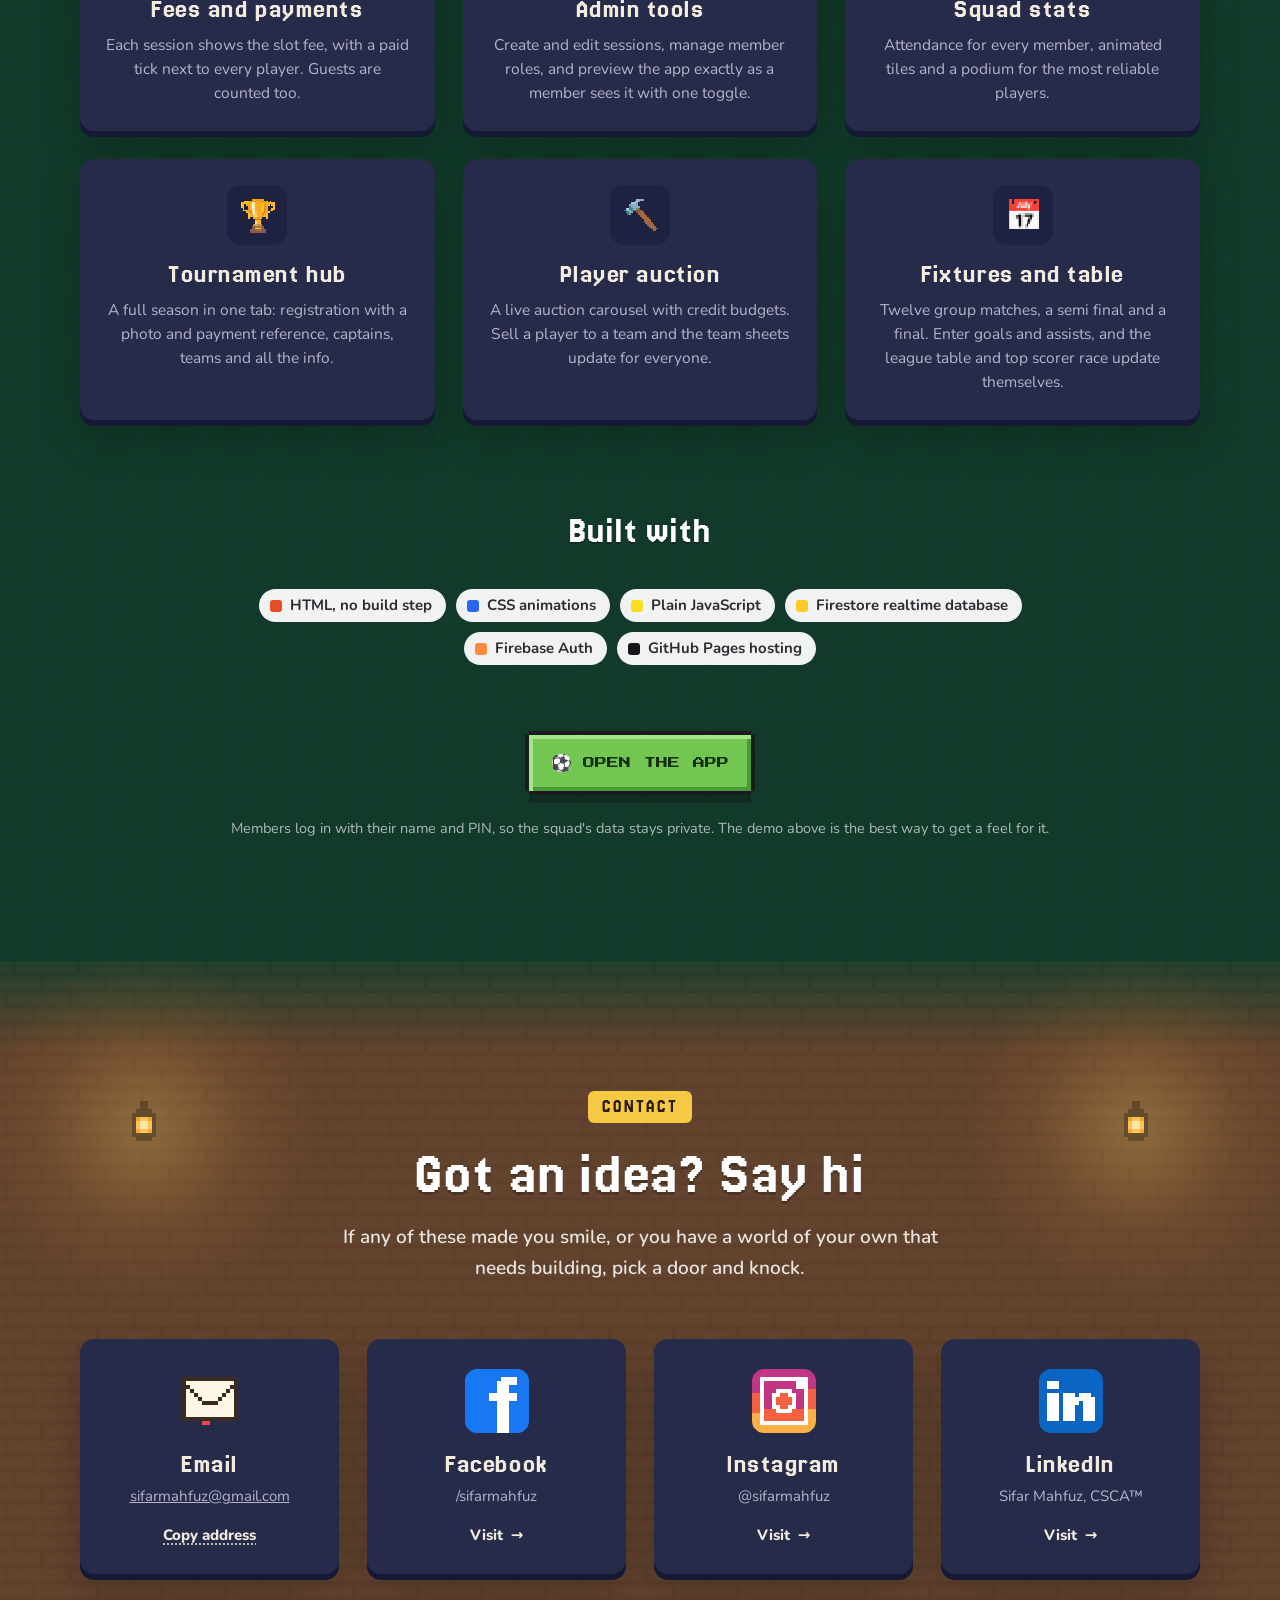
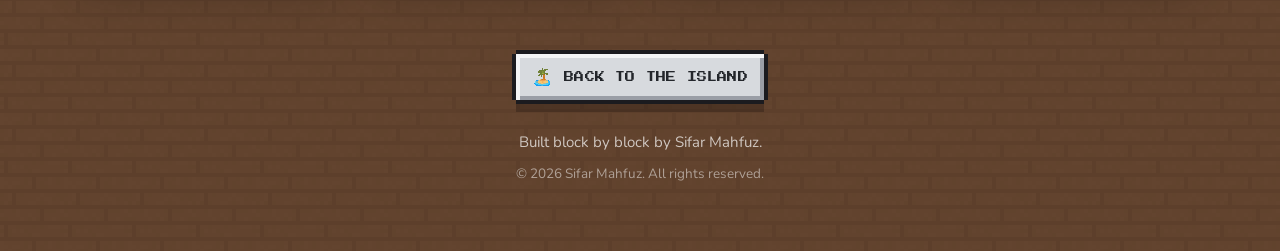
<file: projects.html>
<!doctype html>
<html lang="en" data-time="day">
<head>
<meta charset="utf-8">
<meta name="viewport" content="width=device-width, initial-scale=1">
<title>Projects | Sifar Mahfuz</title>
<meta name="description" content="Three projects by Sifar Mahfuz: Boys Theft Auto, the Kashful Foundation website and the Gaming Boys Futsal RSVP app. What they are, why they exist and everything inside them.">
<meta name="theme-color" content="#69bdf0">
<script>
  (function () {
    var r = document.documentElement; r.classList.add('js');
    var t = null; try { t = JSON.parse(localStorage.getItem('sw-time-of-day')); } catch (e) { }
    if (!t) { var h = new Date().getHours(); t = (h >= 19 || h < 6) ? 'night' : 'day'; }
    r.dataset.time = t;
    try { if (sessionStorage.getItem('sw-wipe')) r.classList.add('from-wipe'); } catch (e) { }
  })();
</script>
<link rel="preconnect" href="https://fonts.googleapis.com">
<link rel="preconnect" href="https://fonts.gstatic.com" crossorigin>
<link href="https://fonts.googleapis.com/css2?family=Jersey+20&family=Nunito:wght@400;600;700;800&family=Pixelify+Sans:wght@400;500;600;700&family=Press+Start+2P&display=swap" rel="stylesheet">
<link rel="stylesheet" href="css/site.css">
</head>
<body class="page-projects">

<div id="loader" role="status" aria-label="Loading">
  <div class="loader__in">
    <canvas id="loaderIsland" width="80" height="96"></canvas>
    <div class="loader__pct" id="loaderPct">0%</div>
    <div class="loader__tip" id="loaderTip">Unrolling the map</div>
  </div>
</div>
<div id="tiles" aria-hidden="true"></div>

<div class="progress" aria-hidden="true"><i></i></div>
<header class="nav">
  <a class="brand" href="index.html" aria-label="Sifar Mahfuz, home"><span class="brand__block"></span><span>Sifar Mahfuz</span></a>
  <nav class="nav__links" aria-label="Main">
    <a href="index.html">Home</a>
    <a href="projects.html">Projects</a>
    <a href="achievements.html">Achievements</a>
    <a href="#contact">Contact</a>
  </nav>
  <div class="nav__tools">
    <button class="tool" id="btnTime" type="button" aria-label="Toggle day and night" data-tip="Day. Click for night"><i class="px" data-px="☀️"></i></button>
    <button class="tool" id="btnSfx" type="button" aria-label="Toggle sound effects" data-tip="Sound effects on"><i class="px" data-px="🔊"></i></button>
    <button class="tool" id="btnMusic" type="button" aria-label="Toggle calm music" data-tip="Music off"><i class="px" data-px="🎵"></i></button>
  </div>
</header>
<div id="toasts" aria-live="polite"></div>
<div id="lightbox" role="dialog" aria-label="Screenshot" aria-hidden="true"><img alt=""><p>Click anywhere or press Esc to close</p></div>

<main>

<!-- ================= QUEST LOG HERO ================= -->
<section class="hero hero--mini" id="log">
  <div class="sky" aria-hidden="true">
    <div class="sky__grad sky__grad--day"></div>
    <div class="sky__grad sky__grad--night"></div>
    <div class="stars stars--a"></div><div class="stars stars--b"></div>
    <div class="orb" data-par="0.35" style="right:7%;top:30%"><i class="orb__sun"></i><i class="orb__moon"></i></div>
    <div id="clouds"></div>
    <div class="hills hills--far d" data-par="0.22"></div><div class="hills hills--far n" data-par="0.22"></div>
    <div class="hills hills--near d" data-par="0.1"></div><div class="hills hills--near n" data-par="0.1"></div>
  </div>
  <div class="ground" aria-hidden="true"></div>
  <div id="sprouts" aria-hidden="true"></div>

  <div class="wrap center">
    <div class="chip" data-r><i></i>Three projects shipped</div>
    <h1 class="title" id="title" aria-label="Projects">
      <span class="w">PROJECTS</span>
    </h1>
    <p class="hero__text" data-r style="--i:5">Three worlds I built from scratch. Each one started as a small itch and turned into something real people use. Pick one, or just keep scrolling.</p>
    <div class="portal-row" data-stagger>
      <a class="box portal" href="#bta" data-r="pop"><i class="px" data-px="🚗" data-px-size="20"></i><b>Boys Theft Auto</b><span>Open world browser game</span></a>
      <a class="box portal" href="#kashful" data-r="pop"><i class="px" data-px="🌾" data-px-size="20"></i><b>Kashful Foundation</b><span>Website redesign</span></a>
      <a class="box portal" href="#gb" data-r="pop"><i class="px" data-px="⚽" data-px-size="20"></i><b>GB Futsal RSVP</b><span>Realtime squad app</span></a>
    </div>
  </div>
</section>

<!-- ================= QUEST 1: BOYS THEFT AUTO ================= -->
<section class="quest quest--bta" id="bta">
  <div class="layer__bg"></div>
  <div class="wrap">
    <div class="head">
      <span class="kicker" data-r>Project 01 · Open world game</span>
      <h2 class="h2" data-r style="--i:1">Boys Theft Auto</h2>
      <p class="lede" data-r style="--i:2">My own neighbourhood, rebuilt as an open world you can drive around with friends. All inside a browser tab.</p>
    </div>

    <div class="box scene" data-r="pop">
      <canvas data-scene="city" width="320" height="110" aria-label="Animated pixel art of a CNG auto rickshaw driving through Dhaka at dusk"></canvas>
      <span class="scene__tag">Dhaka Cantonment · 1:1 scale</span>
      <span class="scene__tag scene__tag--r" id="cityClock">Friday 17:43 · Partly cloudy</span>
    </div>

    <div class="duo">
      <div class="box box--pad story lift" data-r="left">
        <h3>THE INSPIRATION</h3>
        <p>Every open world game I loved was set in a city far away. I kept wondering what it would feel like if the map was my own neighbourhood: the same roads, the same bus stops, the same tea stalls on the corner.</p>
        <p>So I built one on the real map of Dhaka Cantonment, and put my friends in it as playable characters.</p>
      </div>
      <div class="box box--pad story lift" data-r="right">
        <h3>ABOUT</h3>
        <p>An open world game that runs in a browser tab with no install. The city covers Dhaka Cantonment, Kachukhet, Mirpur 14, Banani, Mohakhali, Matikata and Manikdi: 3.5 km by 6.6 km at real scale.</p>
        <p>There is not a single image or sound file in it. Buildings, vehicles, characters, textures and audio are all generated by code.</p>
      </div>
    </div>

    <div class="nums" data-stagger>
      <div class="box num lift" data-r><b data-count="35700">0</b><span>building footprints</span></div>
      <div class="box num lift" data-r><b data-count="2275">0</b><span>real roads</span></div>
      <div class="box num lift" data-r><b data-count="3300" data-suf="+">0</b><span>doors you can enter</span></div>
      <div class="box num lift" data-r><b data-count="60">0</b><span>real bus stops</span></div>
      <div class="box num lift" data-r><b data-count="18">0</b><span>players per server</span></div>
      <div class="box num lift" data-r><b data-count="0">0</b><span>image or audio files</span></div>
    </div>

    <h3 class="h3" data-r>What you can do in it</h3>
    <div class="feats" data-stagger>
      <div class="box feat lift" data-r><div class="feat__ico"><i class="px" data-px="🗺️" data-px-size="20"></i></div><h4>Real streets</h4><p>Airport Road, the Mirpur Banani flyover, the lakes, the golf course and the cantonment gates, converted from OpenStreetMap. It is all where it should be.</p></div>
      <div class="box feat lift" data-r><div class="feat__ico"><i class="px" data-px="🚪" data-px-size="20"></i></div><h4>3,300 doors to open</h4><p>Tea stalls, pharmacies, mosques, banks, salons, car showrooms and ordinary homes, each with its own interior to walk through.</p></div>
      <div class="box feat lift" data-r><div class="feat__ico"><i class="px" data-px="🛺" data-px-size="20"></i></div><h4>Very Dhaka vehicles</h4><p>CNG auto rickshaws, cycle rickshaws, city buses, motorbikes, army jeeps and more, with left hand traffic, signals and damage.</p></div>
      <div class="box feat lift" data-r><div class="feat__ico"><i class="px" data-px="🌧️" data-px-size="20"></i></div><h4>Monsoon and mood</h4><p>A 24 hour day and night cycle with drizzle, monsoon rain, Kalboishakhi storms, winter fog and dusty haze. Wet roads shine and get slippery.</p></div>
      <div class="box feat lift" data-r><div class="feat__ico"><i class="px" data-px="👥" data-px-size="20"></i></div><h4>Multiplayer</h4><p>Type a server name, share it, and up to 18 friends are in the same city. Chat, ride along as a passenger, walk into the same shop together.</p></div>
      <div class="box feat lift" data-r><div class="feat__ico"><i class="px" data-px="👑" data-px-size="20"></i></div><h4>The Boys Club</h4><p>A password locked roster where my friends are playable characters, each with their own house, car, personal account and saved progress.</p></div>
      <div class="box feat lift" data-r><div class="feat__ico"><i class="px" data-px="💼" data-px-size="20"></i></div><h4>Jobs and missions</h4><p>Drive a taxi or CNG, run a bus route, deliver food on a bike, buy properties, fill a garage and keep your money in the bank.</p></div>
      <div class="box feat lift" data-r><div class="feat__ico"><i class="px" data-px="🚌" data-px-size="20"></i></div><h4>Buses and rides</h4><p>Three bus lines stop at 60 real bus stops. Board as a passenger, or hire a CNG, taxi or rickshaw to take you to your waypoint.</p></div>
      <div class="box feat lift" data-r><div class="feat__ico"><i class="px" data-px="👕" data-px-size="20"></i></div><h4>Character creator</h4><p>Body, hair, beard and a full wardrobe including panjabi, lungi, kameez and sari. Change again at home, salons and clothing stores.</p></div>
      <div class="box feat lift" data-r><div class="feat__ico"><i class="px" data-px="🚨" data-px-size="20"></i></div><h4>Wanted system</h4><p>Regular police outside, Military Police inside the cantonment, and special forces if you really push your luck.</p></div>
      <div class="box feat lift" data-r><div class="feat__ico"><i class="px" data-px="🔊" data-px-size="20"></i></div><h4>Sound from nothing</h4><p>Engines, horns, rain, thunder, sirens and footsteps are synthesised live with WebAudio. No recordings anywhere.</p></div>
      <div class="box feat lift" data-r><div class="feat__ico"><i class="px" data-px="📊" data-px-size="20"></i></div><h4>Club analytics</h4><p>Members can see everyone's playtime and a progress score out of 100, so the bragging rights are always up to date.</p></div>
    </div>

    <h3 class="h3" data-r>Screenshots from the game</h3>
    <div class="gallery" data-gallery data-r>
      <div class="box frame"><div class="frame__view">
        <img src="assets/shots/bta-menu.webp" alt="Main menu of Boys Theft Auto" data-cap="The main menu, floating over the city at night">
        <img src="assets/shots/bta-street.webp" alt="A character standing on a residential street" data-cap="A quiet evening street, with laundry on the balconies" loading="lazy">
        <img src="assets/shots/bta-rain.webp" alt="A car in heavy monsoon rain at night" data-cap="Monsoon rain at 9:32 PM" loading="lazy">
        <img src="assets/shots/bta-map.webp" alt="The in game map of Dhaka Cantonment" data-cap="The full map: drag, zoom and click to set a GPS waypoint" loading="lazy">
        <img src="assets/shots/bta-bus.webp" alt="A character waiting at Mirpur 14 bus stop" data-cap="Waiting for a bus at the Mirpur 14 stop" loading="lazy">
        <img src="assets/shots/bta-drive.webp" alt="Driving at night" data-cap="A night drive with the headlights on" loading="lazy">
        <div class="frame__cap"></div>
      </div></div>
      <div class="thumbs"></div>
    </div>

    <h3 class="h3" data-r>How to play</h3>
    <div class="keys" data-r data-stagger>
      <div><span class="key">W</span><span class="key" style="--i:1">A</span><span class="key" style="--i:2">S</span><span class="key" style="--i:3">D</span>move and drive</div>
      <div><span class="key" style="--i:4">F</span>enter a vehicle</div>
      <div><span class="key" style="--i:5">E</span>open doors, hire rides</div>
      <div><span class="key" style="--i:6">M</span>map and GPS</div>
      <div><span class="key" style="--i:7">J</span>start a job</div>
      <div><span class="key" style="--i:8">T</span>chat with friends</div>
    </div>

    <h3 class="h3" data-r>Built with</h3>
    <div class="legend" data-r>
      <span class="tag"><i style="--c:#049ef4"></i>three.js for the 3D world</span>
      <span class="tag"><i style="--c:#7ebc6f"></i>OpenStreetMap for the real map</span>
      <span class="tag"><i style="--c:#f7df1e"></i>Plain JavaScript, no bundler</span>
      <span class="tag"><i style="--c:#ffca28"></i>Firebase for multiplayer and saves</span>
      <span class="tag"><i style="--c:#a855f7"></i>WebAudio for every sound</span>
      <span class="tag"><i style="--c:#3c873a"></i>Node.js to bake the map</span>
    </div>

    <div class="quest__cta" data-r>
      <div class="btn-row">
        <a class="btn btn--gold" href="https://horuseus2.github.io/cantonment-dhaka-streets/" target="_blank" rel="noopener"><i class="px" data-px="🎮"></i>Play it now</a>
        <a class="btn" href="https://github.com/Horuseus2/cantonment-dhaka-streets" target="_blank" rel="noopener"><i class="px" data-px="📜"></i>View the code</a>
      </div>
      <small>Best on a laptop or desktop with Chrome or Edge. Fan made and non commercial. Map data by OpenStreetMap contributors.</small>
    </div>
  </div>
</section>

<!-- ================= QUEST 2: KASHFUL ================= -->
<section class="quest quest--kash" id="kashful">
  <div class="layer__bg"></div>
  <div class="wrap">
    <div class="head">
      <span class="kicker" data-r>Project 02 · Website redesign</span>
      <h2 class="h2" data-r style="--i:1">Kashful Foundation</h2>
      <p class="lede" data-r style="--i:2">A new home on the web for a youth led rights organisation, grown entirely out of the colours and shape of its logo.</p>
    </div>

    <div class="box scene" data-r="pop">
      <canvas data-scene="kash" width="320" height="110" aria-label="Animated pixel art of white kash flowers swaying beside a river under a red sun"></canvas>
      <span class="scene__tag">Kashful: the white flowers of autumn</span>
    </div>

    <div class="duo">
      <div class="box box--pad story lift" data-r="left">
        <h3>THE INSPIRATION</h3>
        <p>Kashful Foundation has worked on civic, digital, gender and climate rights in Bangladesh since 2017.</p>
        <p>The work was loud and full of colour, but the website did not feel like it. Nobody liked the font and nothing on the page moved. I wanted a site that actually felt like Kashful.</p>
      </div>
      <div class="box box--pad story lift" data-r="right">
        <h3>ABOUT</h3>
        <p>A complete redesign of kashful.org as eight connected pages: Home, About, Initiatives, Publications, Stories, Team, Get Involved and Contact.</p>
        <p>The whole look comes from the logo: its red, its black and its petal shape. Kashful is the Bangla name for the white kans grass flowers that bloom every autumn, which is why a field of them is swaying above.</p>
      </div>
    </div>

    <div class="nums" data-stagger style="--num:#c9141c">
      <div class="box num lift" data-r><b data-count="8">0</b><span>connected pages</span></div>
      <div class="box num lift" data-r><b data-count="53">0</b><span>team profiles</span></div>
      <div class="box num lift" data-r><b data-count="20">0</b><span>initiatives listed</span></div>
      <div class="box num lift" data-r><b data-count="15">0</b><span>partner logos</span></div>
      <div class="box num lift" data-r><b data-count="4">0</b><span>rights pillars</span></div>
      <div class="box num lift" data-r><b data-count="3">0</b><span>colours, no more</span></div>
    </div>

    <h3 class="h3" data-r>What went into it</h3>
    <div class="feats" data-stagger>
      <div class="box feat lift" data-r><div class="feat__ico"><i class="px" data-px="🎨" data-px-size="20"></i></div><h4>Colours from the logo</h4><p>Red, ink black and warm paper white, lifted straight from the Kashful mark. Nothing else was allowed in.</p></div>
      <div class="box feat lift" data-r><div class="feat__ico"><i class="px" data-px="🌸" data-px-size="20"></i></div><h4>The petal motif</h4><p>One sharp corner, three soft ones. The petal from the logo repeats in photos, buttons and cards on every page.</p></div>
      <div class="box feat lift" data-r><div class="feat__ico"><i class="px" data-px="🌊" data-px-size="20"></i></div><h4>Smooth motion</h4><p>Scroll driven reveals and gentle easing with GSAP, ScrollTrigger and Lenis, so the site glides and never jumps.</p></div>
      <div class="box feat lift" data-r><div class="feat__ico"><i class="px" data-px="🔤" data-px-size="20"></i></div><h4>Type with a voice</h4><p>Bricolage Grotesque for headlines, Plus Jakarta Sans for reading, a serif italic for emphasis and Hind Siliguri for Bangla.</p></div>
      <div class="box feat lift" data-r><div class="feat__ico"><i class="px" data-px="🧩" data-px-size="20"></i></div><h4>Initiatives, sorted</h4><p>Twenty programmes, active and past, each tagged with the pillars it serves: civic, digital, gender and climate rights.</p></div>
      <div class="box feat lift" data-r><div class="feat__ico"><i class="px" data-px="👥" data-px-size="20"></i></div><h4>A team of 53</h4><p>Every member with a portrait and role, filterable by leadership, core team, coordinators, senior volunteers and alumni.</p></div>
      <div class="box feat lift" data-r><div class="feat__ico"><i class="px" data-px="🕰️" data-px-size="20"></i></div><h4>The journey</h4><p>A timeline from the founding in 2017 to today, alongside publications and stories from the field.</p></div>
      <div class="box feat lift" data-r><div class="feat__ico"><i class="px" data-px="🤝" data-px-size="20"></i></div><h4>Get involved</h4><p>Clear paths for volunteers, partners and donors, with an FAQ that answers the first questions people ask.</p></div>
      <div class="box feat lift" data-r><div class="feat__ico"><i class="px" data-px="⚙️" data-px-size="20"></i></div><h4>One tiny build script</h4><p>No framework. A single Node script stitches shared parts and data into eight fast static pages.</p></div>
    </div>

    <h3 class="h3" data-r>Pages from the site</h3>
    <div class="gallery" data-gallery data-r>
      <div class="box frame"><div class="frame__view">
        <img src="assets/shots/kashful-home.webp" alt="Kashful home page hero" data-cap="Home: the four photo petals form the Kashful flower">
        <img src="assets/shots/kashful-home2.webp" alt="Kashful home page, further down" data-cap="Home, further down the page" loading="lazy">
        <img src="assets/shots/kashful-about.webp" alt="Kashful about page" data-cap="About: the story since 2017" loading="lazy">
        <img src="assets/shots/kashful-initiatives.webp" alt="Kashful initiatives page" data-cap="Initiatives: flagship programmes up front" loading="lazy">
        <img src="assets/shots/kashful-involved.webp" alt="Kashful get involved page" data-cap="Get involved: volunteer, partner or donate" loading="lazy">
        <div class="frame__cap"></div>
      </div></div>
      <div class="thumbs"></div>
    </div>

    <h3 class="h3" data-r>Built with</h3>
    <div class="legend" data-r>
      <span class="tag"><i style="--c:#e44d26"></i>HTML templates</span>
      <span class="tag"><i style="--c:#2965f1"></i>Hand written CSS</span>
      <span class="tag"><i style="--c:#f7df1e"></i>Plain JavaScript</span>
      <span class="tag"><i style="--c:#88ce02"></i>GSAP and ScrollTrigger</span>
      <span class="tag"><i style="--c:#15151a"></i>Lenis smooth scroll</span>
      <span class="tag"><i style="--c:#3c873a"></i>Node.js build script</span>
    </div>

    <div class="quest__cta" data-r>
      <div class="btn-row">
        <a class="btn btn--red" href="https://horuseus2.github.io/kashful-redesign/" target="_blank" rel="noopener"><i class="px" data-px="🌐"></i>Visit the redesign</a>
      </div>
      <small>A redesign of kashful.org. Photos, logos and team portraits belong to Kashful Foundation.</small>
    </div>
  </div>
</section>

<!-- ================= QUEST 3: GB FUTSAL ================= -->
<section class="quest quest--gb" id="gb">
  <div class="layer__bg"></div>
  <div class="wrap">
    <div class="head">
      <span class="kicker" data-r>Project 03 · Realtime web app</span>
      <h2 class="h2" data-r style="--i:1">GB Futsal RSVP</h2>
      <p class="lede" data-r style="--i:2">One link that tells my futsal squad who is in, who is out and who has paid. Then it grew into a whole club house.</p>
    </div>

    <div class="box scene" data-r="pop">
      <canvas data-scene="pitch" width="320" height="110" aria-label="Animated pixel art of a five a side futsal match seen from above"></canvas>
      <span class="scene__score">GB <em id="scA">0</em> : <em id="scB">0</em> RIVALS</span>
      <div class="scene__goal" id="goalFx">GOAL!</div>
    </div>

    <div class="duo">
      <div class="box box--pad story lift" data-r="left">
        <h3>THE INSPIRATION</h3>
        <p>Gaming Boys is my futsal squad. Organising a game used to mean one very long group chat: who is in, who dropped out, who is bringing a guest, who still owes the turf fee.</p>
        <p>I wanted one link that answers all of it at a glance.</p>
      </div>
      <div class="box box--pad story lift" data-r="right">
        <h3>ABOUT</h3>
        <p>A realtime RSVP web app. An admin posts a session with a place, time, player cap and slot fee. Everyone votes In or Out, and the list updates live for the whole squad.</p>
        <p>Over time it became the club's home: member profiles, attendance stats, and a full tournament hub for GB Futsal Season 4 with a player auction, fixtures and a league table that calculates itself.</p>
      </div>
    </div>

    <div class="nums nums--4" data-stagger style="--num:#15a34a">
      <div class="box num lift" data-r><b data-count="1">0</b><span>link for the whole squad</span></div>
      <div class="box num lift" data-r><b data-count="4">0</b><span>digit PIN to log in</span></div>
      <div class="box num lift" data-r><b data-count="14">0</b><span>fixtures in Season 4</span></div>
      <div class="box num lift" data-r><b data-count="0">0</b><span>installs needed</span></div>
    </div>

    <h3 class="h3" data-r>Try it: a live demo</h3>
    <p class="sub" data-r>A toy version with made up players. Tap a button and watch the list move, just like the real thing.</p>
    <div class="demo-duo">
      <div data-r="left">
        <div class="box phone"><img src="assets/shots/gb-login.webp" alt="Login screen of the Gaming Boys Futsal app" loading="lazy"></div>
        <p class="phone-cap">The real login screen: a name and a 4 digit PIN.</p>
      </div>
      <div class="box rsvp" id="rsvp" data-r="right">
        <div class="rsvp__top">
          <div><h4>Thursday night futsal</h4><p>9:00 PM · 5 a side turf · Slot fee ৳200</p></div>
          <span class="rsvp__live"><i></i>LIVE</span>
        </div>
        <div class="cap" id="rsvpCap"><i></i></div>
        <div class="cap-txt"><span id="rsvpCount">0 of 10 players</span><span id="rsvpLeft">10 spots left</span></div>
        <div class="lists">
          <div><h5>IN</h5><ul id="rsvpIn"></ul></div>
          <div><h5>OUT</h5><ul id="rsvpOut"></ul></div>
        </div>
        <div class="rsvp__btns">
          <button class="btn btn--go btn--sm" id="rsvpYes" type="button">I am in</button>
          <button class="btn btn--red btn--sm" id="rsvpNo" type="button">I am out</button>
        </div>
        <p class="rsvp__log" id="rsvpLog">Waiting for votes...</p>
      </div>
    </div>

    <h3 class="h3" data-r>Everything inside</h3>
    <div class="feats" data-stagger>
      <div class="box feat lift" data-r><div class="feat__ico"><i class="px" data-px="🔑" data-px-size="20"></i></div><h4>Name and PIN</h4><p>No emails, no passwords to forget. A name and a 4 digit PIN, hashed in the browser before it goes anywhere.</p></div>
      <div class="box feat lift" data-r><div class="feat__ico"><i class="px" data-px="⚡" data-px-size="20"></i></div><h4>Realtime votes</h4><p>Tap In or Out and everyone sees it instantly. No refreshing, no scrolling back through chat.</p></div>
      <div class="box feat lift" data-r><div class="feat__ico"><i class="px" data-px="🧮" data-px-size="20"></i></div><h4>A fair last spot</h4><p>The player cap is checked on the server at the moment you vote, so two people can never grab the same last slot.</p></div>
      <div class="box feat lift" data-r><div class="feat__ico"><i class="px" data-px="💸" data-px-size="20"></i></div><h4>Fees and payments</h4><p>Each session shows the slot fee, with a paid tick next to every player. Guests are counted too.</p></div>
      <div class="box feat lift" data-r><div class="feat__ico"><i class="px" data-px="🛠️" data-px-size="20"></i></div><h4>Admin tools</h4><p>Create and edit sessions, manage member roles, and preview the app exactly as a member sees it with one toggle.</p></div>
      <div class="box feat lift" data-r><div class="feat__ico"><i class="px" data-px="📈" data-px-size="20"></i></div><h4>Squad stats</h4><p>Attendance for every member, animated tiles and a podium for the most reliable players.</p></div>
      <div class="box feat lift" data-r><div class="feat__ico"><i class="px" data-px="🏆" data-px-size="20"></i></div><h4>Tournament hub</h4><p>A full season in one tab: registration with a photo and payment reference, captains, teams and all the info.</p></div>
      <div class="box feat lift" data-r><div class="feat__ico"><i class="px" data-px="🔨" data-px-size="20"></i></div><h4>Player auction</h4><p>A live auction carousel with credit budgets. Sell a player to a team and the team sheets update for everyone.</p></div>
      <div class="box feat lift" data-r><div class="feat__ico"><i class="px" data-px="📅" data-px-size="20"></i></div><h4>Fixtures and table</h4><p>Twelve group matches, a semi final and a final. Enter goals and assists, and the league table and top scorer race update themselves.</p></div>
    </div>

    <h3 class="h3" data-r>Built with</h3>
    <div class="legend" data-r>
      <span class="tag"><i style="--c:#e44d26"></i>HTML, no build step</span>
      <span class="tag"><i style="--c:#2965f1"></i>CSS animations</span>
      <span class="tag"><i style="--c:#f7df1e"></i>Plain JavaScript</span>
      <span class="tag"><i style="--c:#ffca28"></i>Firestore realtime database</span>
      <span class="tag"><i style="--c:#ff8a3d"></i>Firebase Auth</span>
      <span class="tag"><i style="--c:#15151a"></i>GitHub Pages hosting</span>
    </div>

    <div class="quest__cta" data-r>
      <div class="btn-row">
        <a class="btn btn--go" href="https://horuseus2.github.io/gaming-boys-futsal/" target="_blank" rel="noopener"><i class="px" data-px="⚽"></i>Open the app</a>
      </div>
      <small>Members log in with their name and PIN, so the squad's data stays private. The demo above is the best way to get a feel for it.</small>
    </div>
  </div>
</section>

<!-- ================= CONTACT ================= -->
<section class="layer layer--base" id="contact" style="--prev:#12382a">
  <div class="layer__bg"></div>
  <div class="lantern" style="left:10%;top:140px"></div><div class="lantern" style="right:10%;top:140px"></div>
  <div class="wrap">
    <div class="head">
      <span class="kicker" data-r>Contact</span>
      <h2 class="h2" data-r style="--i:1">Got an idea? Say hi</h2>
      <p class="lede" data-r style="--i:2">If any of these made you smile, or you have a world of your own that needs building, pick a door and knock.</p>
    </div>

    <div class="contact" data-stagger>
      <div class="box sign lift" data-r>
        <div class="sign__ico" data-social="mail"></div>
        <h3>Email</h3>
        <p><a href="mailto:sifarmahfuz@gmail.com">sifarmahfuz@gmail.com</a></p>
        <button class="copy-btn" type="button" data-copy="sifarmahfuz@gmail.com">Copy address</button>
      </div>
      <a class="box sign" data-r href="https://www.facebook.com/sifarmahfuz" target="_blank" rel="noopener">
        <div class="sign__ico" data-social="fb"></div>
        <h3>Facebook</h3>
        <p>/sifarmahfuz</p>
        <span class="go">Visit <i>→</i></span>
      </a>
      <a class="box sign" data-r href="https://www.instagram.com/sifarmahfuz/" target="_blank" rel="noopener">
        <div class="sign__ico" data-social="ig"></div>
        <h3>Instagram</h3>
        <p>@sifarmahfuz</p>
        <span class="go">Visit <i>→</i></span>
      </a>
      <a class="box sign" data-r href="https://www.linkedin.com/in/sifar-mahfuz-csca%E2%84%A2-a74709247/" target="_blank" rel="noopener">
        <div class="sign__ico" data-social="li"></div>
        <h3>LinkedIn</h3>
        <p>Sifar Mahfuz, CSCA™</p>
        <span class="go">Visit <i>→</i></span>
      </a>
    </div>
  </div>

  <footer class="foot">
    <a class="btn btn--sm" href="index.html"><i class="px" data-px="🏝️"></i>Back to the island</a>
    <p>Built block by block by Sifar Mahfuz.</p>
    <small>© 2026 Sifar Mahfuz. All rights reserved.</small>
  </footer>
</section>

</main>

<script src="js/vendor/lenis.min.js"></script>
<script src="js/core.js"></script>
<script src="js/home.js"></script>
<script src="js/projects.js"></script>
</body>
</html>
</file>
<file: css/site.css>
/* =========================================================
   Sifar's World
   A calm site with a light pixel sandbox accent. The surface
   hero is fully pixel; everything below stays soft and readable.
   Textures and pixel icons come from js/core.js as CSS variables.
   ========================================================= */

:root {
  --tile: 64px;
  --px: 4px;

  --ink: #2c2420;
  --ink-soft: #6d5f55;
  --panel: #fffaf0;
  --panel-2: #f3ead8;
  --lo: #dccfb4;
  --line: rgba(60, 40, 20, .12);

  --gold: #f6c945;
  --aqua: #5ee6e0;
  --leaf: #6fc04e;
  --sky-ink: #1f3a5f;

  --font: "Nunito", "Segoe UI", system-ui, sans-serif;
  --font-px: "Jersey 20", "Pixelify Sans", "Trebuchet MS", sans-serif;
  --font-hero: "Pixelify Sans", "Trebuchet MS", sans-serif;
  --font-d: "Press Start 2P", "Courier New", monospace;
  --ease: cubic-bezier(.16, 1, .3, 1);
  --bounce: cubic-bezier(.34, 1.56, .64, 1);
  --nav-h: 68px;
}

html[data-time="night"] {
  --ink: #f1ecdf;
  --ink-soft: #b7b3cc;
  --panel: #262b4a;
  --panel-2: #1e2240;
  --lo: #151935;
  --line: rgba(255, 255, 255, .1);
  --sky-ink: #f3ecd8;
}

*, *::before, *::after { box-sizing: border-box; }
html { scroll-padding-top: calc(var(--nav-h) + 12px); -webkit-text-size-adjust: 100%; }
html.lenis, html.lenis body { height: auto; }
.lenis.lenis-smooth { scroll-behavior: auto !important; }
.lenis.lenis-stopped { overflow: hidden; }

body {
  margin: 0;
  font-family: var(--font);
  font-size: 17px;
  line-height: 1.65;
  color: var(--ink);
  background: #2a2c3e;
  overflow-x: hidden;
  font-variant-ligatures: none;
  font-feature-settings: "liga" 0, "clig" 0, "calt" 0;
  -webkit-font-smoothing: antialiased;
  font-synthesis: none;
}

img { max-width: 100%; display: block; }
h1, h2, h3, h4, h5, p { margin: 0; }
a { color: inherit; }
button { font: inherit; color: inherit; border: 0; background: none; padding: 0; cursor: pointer; }
canvas { image-rendering: pixelated; image-rendering: crisp-edges; display: block; }
::selection { background: var(--gold); color: #2b1d14; }
:focus-visible { outline: 3px solid var(--gold); outline-offset: 3px; }

.wrap { width: min(1120px, 100% - 40px); margin-inline: auto; position: relative; z-index: 3; }
.center { text-align: center; }

/* pixel icon: an emoji drawn tiny and scaled up crisp */
.px {
  display: inline-block; width: var(--s, 32px); height: var(--s, 32px);
  background: center / contain no-repeat; image-rendering: pixelated; vertical-align: middle; flex: none;
}

/* ---------- cards: soft blocks ---------- */
.box {
  position: relative;
  background: var(--panel);
  color: var(--ink);
  border-radius: 14px;
  box-shadow: 0 6px 0 0 var(--lo), 0 18px 40px rgba(0, 0, 0, .2);
  transition: background .6s, color .6s, transform .5s var(--ease), box-shadow .5s var(--ease);
}
.box--pad { padding: 30px 32px; }
a.box:hover, .box.lift:hover { transform: translateY(-6px); box-shadow: 0 6px 0 0 var(--lo), 0 28px 50px rgba(0, 0, 0, .26); }

/* ---------- buttons (pixel, the one loud element) ---------- */
.btn {
  --b1: #d7dade; --b2: #f4f5f6; --b3: #9a9ea6; --bt: #23262b;
  display: inline-flex; align-items: center; justify-content: center; gap: 12px;
  font-family: var(--font-d); font-size: 12px; line-height: 1; letter-spacing: .02em;
  text-decoration: none; text-transform: uppercase;
  color: var(--bt); background: var(--b1);
  padding: 18px 22px;
  box-shadow:
    0 -4px 0 0 #1b1b1f, 0 4px 0 0 #1b1b1f, -4px 0 0 0 #1b1b1f, 4px 0 0 0 #1b1b1f,
    inset 4px 4px 0 0 var(--b2), inset -4px -4px 0 0 var(--b3),
    0 12px 0 0 rgba(0, 0, 0, .22);
  transition: transform .25s var(--ease), filter .25s;
  position: relative;
}
.btn:hover, .btn:focus-visible { transform: translateY(-3px); filter: brightness(1.06); outline: none; }
.btn:active {
  transform: translateY(4px);
  box-shadow:
    0 -4px 0 0 #1b1b1f, 0 4px 0 0 #1b1b1f, -4px 0 0 0 #1b1b1f, 4px 0 0 0 #1b1b1f,
    inset 4px 4px 0 0 var(--b3), inset -4px -4px 0 0 var(--b2), 0 4px 0 0 rgba(0, 0, 0, .22);
}
.btn--go { --b1: #74c653; --b2: #a5e58a; --b3: #4a9a35; --bt: #12300b; }
.btn--gold { --b1: #f6c945; --b2: #ffe89a; --b3: #c9962a; --bt: #3a2706; }
.btn--red { --b1: #ed3b43; --b2: #ff8087; --b3: #b1151d; --bt: #fff; }
.btn--sm { font-size: 10px; padding: 13px 16px; }
.btn .px { --s: 20px; }
.btn-row { display: flex; flex-wrap: wrap; gap: 22px; }
.center .btn-row, .btn-row.center { justify-content: center; }

/* ---------- headings ---------- */
.kicker {
  display: inline-block; font-family: var(--font-px); font-weight: 400; font-size: 19px; letter-spacing: .1em; text-transform: uppercase; line-height: 1;
  color: #2b1d14; background: var(--gold); padding: 6px 14px 7px; margin-bottom: 20px; border-radius: 6px;
}
.h2 { font-family: var(--font-px); font-weight: 400; font-size: clamp(38px, 4.8vw, 60px); line-height: 1.05; letter-spacing: .02em; color: #fff; text-shadow: 0 3px 0 rgba(0, 0, 0, .22); }
.h3 { font-family: var(--font-px); font-weight: 400; font-size: clamp(28px, 3vw, 38px); letter-spacing: .02em; line-height: 1.25; color: #fff; text-align: center; margin: 88px 0 34px; text-shadow: 0 2px 0 rgba(0, 0, 0, .2); }
.lede { max-width: 620px; margin: 16px auto 0; font-size: 19px; font-weight: 600; line-height: 1.6; color: rgba(255, 255, 255, .86); }
.sub { text-align: center; color: rgba(255, 255, 255, .8); max-width: 600px; margin: -18px auto 36px; }
.head { text-align: center; margin-bottom: 56px; }

/* ---------- layers: calm colour, faint block texture ---------- */
.layer, .quest { position: relative; padding: 130px 0 120px; overflow: hidden; background: linear-gradient(var(--prev, var(--bg)) 0, var(--bg) var(--blend, 90px)); }
.layer__bg {
  position: absolute; inset: 0; z-index: 0; background-image: var(--tex); background-size: var(--tile) var(--tile); image-rendering: pixelated;
  -webkit-mask-image: linear-gradient(rgba(0, 0, 0, var(--tex-top, .1)) 0, rgba(0, 0, 0, .1) var(--blend, 90px));
  mask-image: linear-gradient(rgba(0, 0, 0, var(--tex-top, .1)) 0, rgba(0, 0, 0, .1) var(--blend, 90px));
}
.hero + .layer, .hero + .quest { --tex-top: 1; --tex: var(--t-dirt); --blend: 130px; padding-top: 190px; }
.layer--dirt { --bg: #6d4c3a; --prev: #8a5e41; --tex: var(--t-dirt); }
.layer--stone { --bg: #566170; --prev: #6d4c3a; --tex: var(--t-stone); }
.layer--deep { --bg: #3e4760; --prev: #566170; --tex: var(--t-deep); }
.layer--gold { --bg: #3b3a5e; --prev: #3e4760; --tex: var(--t-deep); }
.layer--cave { --bg: #2d2a50; --prev: #3b3a5e; --tex: var(--t-cave); }
.layer--base { --bg: #5a3d2b; --prev: #2d2a50; --tex: var(--t-plank); }

.ore {
  position: absolute; z-index: 2; width: var(--tile); height: var(--tile); background-size: 100% 100%; image-rendering: pixelated; border-radius: 6px;
  transition: transform .4s var(--bounce); animation: oreGlow 3.6s ease-in-out infinite; animation-delay: calc(var(--i, 0) * -0.7s); opacity: .9;
}
.ore:hover { transform: scale(1.1); }
.ore.mined { animation: none; filter: brightness(.5) saturate(.3); opacity: .35; pointer-events: none; transform: none; }
@keyframes oreGlow {
  0%, 100% { filter: brightness(.8) drop-shadow(0 0 0 transparent); }
  50% { filter: brightness(1.1) drop-shadow(0 0 16px var(--glow, #5ee6e0)); }
}

.lantern { position: absolute; z-index: 2; width: 32px; height: 44px; image-rendering: pixelated; background: center / contain no-repeat; animation: sway 5s ease-in-out infinite; transform-origin: 50% 0; }
.lantern::after {
  content: ""; position: absolute; left: 50%; top: 60%; width: 360px; height: 360px; transform: translate(-50%, -50%);
  background: radial-gradient(circle, rgba(255, 196, 96, .3), rgba(255, 170, 60, .08) 40%, transparent 68%);
  animation: flicker 3.4s ease-in-out infinite; pointer-events: none;
}
@keyframes flicker { 0%, 100% { opacity: .9; } 30% { opacity: 1; } 45% { opacity: .78; } 60% { opacity: .98; } 80% { opacity: .84; } }
@keyframes sway { 0%, 100% { transform: rotate(-3deg); } 50% { transform: rotate(3deg); } }

/* =========================================================
   LOADER + TILE TRANSITION
   ========================================================= */
#loader {
  position: fixed; inset: 0; z-index: 200; display: grid; place-items: center; background: #6fc0f1;
  transition: visibility 0s .7s;
}
[data-time="night"] #loader { background: #161c4a; }
#loader.tiled { background: none; }
#loader.done { visibility: hidden; pointer-events: none; }
.from-wipe #loader .loader__in { display: none; }
.loader__in { text-align: center; color: #fff; width: min(420px, 86vw); transition: opacity .45s ease, transform .6s var(--ease); }
#loader.done .loader__in { opacity: 0; transform: translateY(-24px) scale(1.12); }
#loaderIsland { width: 300px; height: auto; margin: 0 auto 10px; animation: floaty 5s ease-in-out infinite; }
.loader__pct { font-family: var(--font-d); font-size: 22px; text-shadow: 0 4px 0 rgba(20, 40, 80, .35); margin-bottom: 14px; font-variant-numeric: tabular-nums; }
.loader__tip { font-family: var(--font-hero); font-size: 19px; font-weight: 500; color: rgba(255, 255, 255, .92); min-height: 1.6em; text-shadow: 0 2px 0 rgba(20, 40, 80, .25); }

#tiles { position: fixed; inset: 0; z-index: 195; display: grid; pointer-events: none; }
#tiles i {
  background: var(--c); transform: scale(0) rotate(14deg); opacity: 0; border-radius: 22%;
  transition: transform .62s var(--ease), opacity .4s ease, border-radius .62s ease; transition-delay: var(--d, 0ms);
  box-shadow: inset 0 0 0 1px rgba(255, 255, 255, .07);
}
#tiles.cover { pointer-events: all; }
#tiles.cover i { transform: scale(1.04); opacity: 1; border-radius: 0; }
#tiles.instant i { transition: none; }

/* =========================================================
   NAV
   ========================================================= */
.progress { position: fixed; top: 0; left: 0; right: 0; height: 3px; z-index: 96; pointer-events: none; }
.progress i { display: block; height: 100%; width: 100%; transform-origin: 0 50%; transform: scaleX(0); background: linear-gradient(90deg, #8bf05a, #5ee6e0); }

.nav {
  position: fixed; top: 0; left: 0; right: 0; z-index: 95; height: var(--nav-h);
  display: flex; align-items: center; justify-content: space-between; gap: 16px; padding: 0 22px;
  transition: background .5s, box-shadow .5s, backdrop-filter .5s;
}
.nav.solid { background: rgba(22, 24, 38, .72); -webkit-backdrop-filter: blur(14px); backdrop-filter: blur(14px); box-shadow: 0 1px 0 rgba(255, 255, 255, .06); }
.brand { display: flex; align-items: center; gap: 12px; text-decoration: none; color: #fff; font-family: var(--font-px); font-weight: 400; font-size: 27px; letter-spacing: .03em; text-shadow: 0 2px 0 rgba(0, 0, 0, .25); }
.brand__block { width: 38px; height: 38px; image-rendering: pixelated; background: center / contain no-repeat; transition: transform .6s var(--bounce); }
.brand:hover .brand__block { transform: rotate(-12deg) scale(1.15); }
.nav__links { position: relative; display: flex; gap: 2px; padding: 5px; border-radius: 14px; background: rgba(20, 24, 40, .38); -webkit-backdrop-filter: blur(10px); backdrop-filter: blur(10px); }
.nav.solid .nav__links { background: rgba(255, 255, 255, .06); }
/* a white pill glides to whichever link is hovered, then springs back to the current page */
.nav__pill {
  position: absolute; top: 5px; bottom: 5px; left: 0; width: 0; border-radius: 10px; background: #fff; pointer-events: none; opacity: 0;
  box-shadow: 0 3px 0 rgba(0, 0, 0, .2);
  transition: transform .6s var(--bounce), width .45s var(--ease), opacity .3s;
}
.nav__links a {
  position: relative; z-index: 1; display: flex; align-items: center; gap: 9px; padding: 9px 16px 8px; border-radius: 10px; text-decoration: none;
  font-family: var(--font-px); font-size: 21px; letter-spacing: .09em; text-transform: uppercase; line-height: 1;
  color: rgba(255, 255, 255, .9); transition: color .3s, transform .2s var(--ease);
}
.nav__links a:active { transform: translateY(2px) scale(.96); }
.nav__links a.hot { color: #23262b; }
.nav__links a.on::before { content: ""; flex: none; width: 7px; height: 7px; background: #52c234; animation: blink 1.4s steps(2) infinite; }
.nav__links:not(.has-pill) a.on { background: #fff; color: #23262b; }
.nav__tools { display: flex; gap: 8px; }
.tool {
  position: relative; width: 40px; height: 40px; display: grid; place-items: center; border-radius: 12px;
  background: rgba(20, 24, 40, .38); -webkit-backdrop-filter: blur(10px); backdrop-filter: blur(10px);
  transition: transform .3s var(--bounce), background .3s;
}
.tool:hover { transform: translateY(-2px) scale(1.06); background: rgba(40, 46, 70, .7); }
.tool .px { --s: 22px; transition: opacity .25s, filter .25s; }
.tool.off .px { opacity: .4; filter: grayscale(1); }
.tool[data-tip]::after {
  content: attr(data-tip); position: absolute; top: calc(100% + 10px); right: 0; white-space: nowrap; pointer-events: none;
  font-size: 13px; font-weight: 700; line-height: 1; color: #fff; background: rgba(22, 24, 38, .92); padding: 8px 10px; border-radius: 8px;
  opacity: 0; transform: translateY(-4px); transition: opacity .25s, transform .25s var(--ease);
}
.tool:hover::after, .tool:focus-visible::after { opacity: 1; transform: none; }

/* toasts */
#toasts { position: fixed; top: calc(var(--nav-h) + 10px); right: 20px; z-index: 120; display: grid; gap: 12px; justify-items: end; pointer-events: none; }
.toast {
  display: flex; align-items: center; gap: 14px; width: min(330px, calc(100vw - 40px));
  background: rgba(24, 26, 42, .9); -webkit-backdrop-filter: blur(12px); backdrop-filter: blur(12px); color: #fff; padding: 12px 16px 12px 12px; border-radius: 14px;
  box-shadow: 0 14px 34px rgba(0, 0, 0, .3), inset 0 0 0 1px rgba(255, 255, 255, .08);
  transform: translateX(calc(100% + 40px)); opacity: 0; transition: transform .7s var(--ease), opacity .4s;
}
.toast.in { transform: none; opacity: 1; }
.toast .px { --s: 36px; animation: pop .7s var(--bounce) .25s both; }
.toast b { display: block; font-family: var(--font-px); font-size: 22px; font-weight: 400; letter-spacing: .02em; color: var(--gold); line-height: 1.2; margin-bottom: 2px; }
.toast span { font-size: 14.5px; line-height: 1.35; display: block; color: rgba(255, 255, 255, .86); }
@keyframes pop { from { transform: scale(0) rotate(-40deg); } to { transform: none; } }

/* =========================================================
   SCROLL REVEALS
   ========================================================= */
.js [data-r] {
  opacity: 0; transform: translateY(44px);
  transition: opacity 1.1s var(--ease), transform 1.1s var(--ease);
  transition-delay: calc(var(--i, 0) * 90ms);
}
.js [data-r="pop"] { transform: scale(.9) translateY(20px); }
.js [data-r="left"] { transform: translateX(-56px); }
.js [data-r="right"] { transform: translateX(56px); }
.js [data-r].in { opacity: 1; transform: none; }
.js a.box[data-r].in, .js .box.lift[data-r].in { transition: opacity 1.1s var(--ease), transform .5s var(--ease), box-shadow .5s var(--ease), background .6s; transition-delay: 0s; }

/* =========================================================
   SKY + HERO (the pixel part)
   ========================================================= */
.sky { position: absolute; inset: 0; overflow: hidden; z-index: 0; }
.sky__grad { position: absolute; inset: 0; transition: opacity 1.4s ease; }
.sky__grad--day { background: linear-gradient(#69bdf0 0%, #9ad7f7 45%, #d8f3ff 78%, #f4fbe9 100%); }
.sky__grad--night { background: linear-gradient(#0b1030 0%, #1a2257 50%, #3a3f86 85%, #5a4f8f 100%); opacity: 0; }
[data-time="night"] .sky__grad--night { opacity: 1; }
.stars { position: absolute; inset: 0; opacity: 0; transition: opacity 1.4s; background-repeat: repeat; image-rendering: pixelated; background-size: 512px 512px; }
.stars--b { background-position: 130px 70px; }
[data-time="night"] .stars { opacity: 1; }
[data-time="night"] .stars--b { animation: twinkle 3.5s ease-in-out infinite; }
@keyframes twinkle { 0%, 100% { opacity: .15; } 50% { opacity: 1; } }

.orb { position: absolute; top: 15%; right: 43%; width: 84px; height: 84px; will-change: transform; }
.orb i { position: absolute; inset: 0; transition: opacity 1.2s, transform 1.6s var(--ease); }
.orb__sun { background: #ffe066; box-shadow: 0 0 0 8px rgba(255, 224, 102, .45), 0 0 0 20px rgba(255, 224, 102, .22), 0 0 80px 30px rgba(255, 230, 140, .5); animation: sunPulse 5s ease-in-out infinite; }
.orb__moon { background: #eef0ff; opacity: 0; transform: translateY(60px) scale(.6); box-shadow: inset -12px -12px 0 0 #c9cdea, 0 0 0 8px rgba(220, 225, 255, .14), 0 0 70px 20px rgba(200, 210, 255, .35); }
.orb__moon::before { content: ""; position: absolute; left: 16px; top: 20px; width: 16px; height: 16px; background: #c9cdea; box-shadow: 32px 24px 0 -2px #c9cdea, 12px 36px 0 -4px #c9cdea; }
[data-time="night"] .orb__sun { opacity: 0; transform: translateY(60px) scale(.6); }
[data-time="night"] .orb__moon { opacity: 1; transform: none; }
@keyframes sunPulse { 0%, 100% { transform: scale(1) rotate(0); } 50% { transform: scale(1.06) rotate(3deg); } }

.cloud { position: absolute; left: 0; image-rendering: pixelated; background: center / 100% 100% no-repeat; opacity: .95; animation: drift linear infinite; will-change: transform; transition: opacity 1.2s, filter 1.2s; }
[data-time="night"] .cloud { opacity: .28; filter: brightness(.7) saturate(.6); }
@keyframes drift { from { transform: translateX(-30vw); } to { transform: translateX(115vw); } }
.bird { position: absolute; width: 20px; height: 12px; image-rendering: pixelated; background: 0 0 / 200% 100% no-repeat; animation: flap .5s steps(2) infinite, fly 26s linear infinite; }
[data-time="night"] .bird { opacity: 0; }
@keyframes flap { to { background-position: -40px 0; } }
@keyframes fly { from { transform: translate(-10vw, 0); } 50% { transform: translate(55vw, -40px); } to { transform: translate(115vw, 10px); } }
.firefly { position: absolute; width: 4px; height: 4px; background: #e9ff8a; box-shadow: 0 0 10px 3px rgba(220, 255, 120, .7); opacity: 0; }
[data-time="night"] .firefly { animation: fire 7s ease-in-out infinite; }
@keyframes fire { 0%, 100% { transform: translate(0, 0); opacity: 0; } 20% { opacity: 1; } 50% { transform: translate(40px, -36px); opacity: .3; } 75% { transform: translate(-20px, -60px); opacity: 1; } }

.hills { position: absolute; left: -5%; right: -5%; bottom: var(--tile); background-repeat: repeat-x; background-position: 0 100%; image-rendering: pixelated; will-change: transform; transition: opacity 1.2s; }
.hills--far { height: 256px; background-size: 1024px 256px; animation: slide 260s linear infinite; }
.hills--near { height: 192px; background-size: 1024px 192px; animation: slide 150s linear infinite; }
.hills--far.d { background-image: var(--hill-far-d); } .hills--far.n { background-image: var(--hill-far-n); }
.hills--near.d { background-image: var(--hill-near-d); } .hills--near.n { background-image: var(--hill-near-n); }
.hills.n { opacity: 0; }
[data-time="night"] .hills.n { opacity: 1; }
[data-time="night"] .hills.d { opacity: 0; }
@keyframes slide { to { background-position: -1024px 100%; } }

.ground { position: absolute; left: 0; right: 0; bottom: 0; height: var(--tile); background: var(--t-grass-side) 0 0 / var(--tile) var(--tile) repeat-x; image-rendering: pixelated; z-index: 2; transition: filter 1.2s; }
[data-time="night"] .ground, [data-time="night"] .sprout { filter: brightness(.62) saturate(.8); }
.sprout { position: absolute; bottom: calc(var(--tile) - 4px); width: 32px; height: 32px; z-index: 2; image-rendering: pixelated; background: center bottom / contain no-repeat; transform-origin: 50% 100%; animation: sway 4s ease-in-out infinite; animation-delay: calc(var(--i) * -0.6s); transition: filter 1.2s; }
.hero + .layer::before, .hero + .quest::before {
  content: ""; position: absolute; top: 0; left: 0; right: 0; height: 240px; z-index: 2; pointer-events: none;
  background: linear-gradient(rgba(6, 8, 24, .45), transparent); opacity: 0; transition: opacity 1.2s;
}
[data-time="night"] .hero + .layer::before, [data-time="night"] .hero + .quest::before { opacity: 1; }

.hero { position: relative; min-height: 100svh; display: flex; align-items: center; padding: 110px 0 calc(var(--tile) + 120px); overflow: hidden; font-family: var(--font-hero); }
.hero__grid { display: grid; grid-template-columns: minmax(0, 1.05fr) minmax(0, .95fr); gap: 30px; align-items: center; }
.hero__copy { color: var(--sky-ink); transition: color 1s; }
.chip { display: flex; width: fit-content; align-items: center; gap: 10px; font-size: 17px; font-weight: 500; line-height: 1; color: #fff; background: rgba(20, 30, 50, .5); padding: 10px 14px 10px 12px; margin-bottom: 30px; }
.chip i { width: 10px; height: 10px; background: #7dff6b; animation: blink 1.4s steps(2) infinite; }
@keyframes blink { 50% { opacity: .25; } }

.title { position: relative; display: inline-block; font-family: var(--font-d); font-weight: 400; font-size: clamp(38px, 5.2vw, 68px); line-height: 1.22; color: #fff; letter-spacing: -.02em; }
.title .l { display: inline-block; opacity: 0; text-shadow: 0 4px 0 #d9dde2, 0 8px 0 #9aa0aa, 0 12px 0 #5a6070, 6px 18px 0 rgba(20, 30, 60, .28); }
.go .title .l { animation: letterIn .9s var(--bounce) both, wave 3.6s ease-in-out infinite; animation-delay: calc(var(--i) * 70ms + .35s), calc(var(--i) * 140ms + 1.8s); }
@keyframes letterIn { from { opacity: 0; transform: translateY(-80px) rotate(-12deg); } to { opacity: 1; transform: none; } }
@keyframes wave { 0%, 100% { translate: 0 0; } 50% { translate: 0 -7px; } }
.splash {
  position: absolute; right: -16%; bottom: -26px; z-index: 2; font-family: var(--font-hero); font-weight: 700; font-size: clamp(15px, 1.6vw, 21px); letter-spacing: 0; line-height: 1.1;
  color: #ffeb5a; text-shadow: 3px 3px 0 #4a3a05; white-space: nowrap; transform: rotate(-9deg); animation: splash .55s ease-in-out infinite alternate;
}
.js .splash { opacity: 0; transition: opacity .6s 1.5s; }
.js .go .splash { opacity: 1; }
@keyframes splash { from { scale: 1; } to { scale: 1.09; } }
.hero__text { max-width: 520px; margin: 58px 0 34px; font-size: 22px; line-height: 1.45; font-weight: 500; }
.hero__text b { background: linear-gradient(transparent 62%, rgba(246, 201, 69, .7) 0); font-weight: 600; }
[data-time="night"] .hero__text b { background: none; color: #ffe07a; }
.hearts { display: flex; gap: 4px; margin-top: 34px; align-items: center; font-size: 16px; font-weight: 600; }
.hearts .px { --s: 22px; animation: beat 1.8s ease-in-out infinite; animation-delay: calc(var(--i) * 90ms); }
.hearts span { margin-left: 10px; }
@keyframes beat { 0%, 100% { transform: none; } 8% { transform: translateY(-5px) scale(1.15); } 16% { transform: none; } }

.island { position: relative; justify-self: center; width: min(520px, 100%); }
.island__float { position: relative; animation: floaty 7s ease-in-out infinite; }
.island canvas { width: 100%; height: auto; cursor: var(--cursor-pick, crosshair); filter: drop-shadow(0 30px 0 rgba(20, 40, 80, .1)); }
@keyframes floaty { 0%, 100% { transform: translateY(0) rotate(-.6deg); } 50% { transform: translateY(-16px) rotate(.6deg); } }
.island__hint { position: absolute; left: 50%; bottom: 3%; transform: translateX(-50%); white-space: nowrap; font-size: 16px; font-weight: 500; color: #fff; background: rgba(20, 30, 50, .55); padding: 6px 12px; animation: nudge 2.4s ease-in-out infinite; }
@keyframes nudge { 0%, 100% { translate: 0 0; } 50% { translate: 0 -6px; } }
.island__say {
  position: absolute; z-index: 2; pointer-events: none; white-space: nowrap; font-size: 15px; font-weight: 600; line-height: 1; color: #1b1b1f; background: #fff; padding: 6px 8px;
  box-shadow: 0 -3px 0 0 #1b1b1f, 0 3px 0 0 #1b1b1f, -3px 0 0 0 #1b1b1f, 3px 0 0 0 #1b1b1f;
  transform: translate(-50%, -150%) scale(0); transform-origin: 50% 100%; opacity: 0; transition: transform .35s var(--bounce), opacity .2s;
}
.island__say.on { transform: translate(-50%, -150%) scale(1); opacity: 1; }
.scroll-cue { position: absolute; left: 50%; bottom: calc(var(--tile) + 22px); z-index: 4; transform: translateX(-50%); text-align: center; font-family: var(--font-d); font-size: 9px; color: #fff; text-shadow: 2px 2px 0 rgba(0, 0, 0, .45); text-decoration: none; }
.scroll-cue .px { --s: 34px; display: block; margin: 0 auto 8px; animation: dig 1s var(--ease) infinite; transform-origin: 80% 80%; }
@keyframes dig { 0%, 100% { transform: rotate(0); } 50% { transform: rotate(-38deg) translateY(4px); } }

.hero--mini { min-height: 76svh; padding-bottom: calc(var(--tile) + 70px); }
.hero--mini .title { font-size: clamp(34px, 5.6vw, 72px); }
.hero--mini .chip { margin-inline: auto; }
.hero--mini .splash { right: -4%; bottom: -34px; }
.hero--mini .hero__text { margin: 62px auto 34px; max-width: 640px; }
.portal-row { display: grid; grid-template-columns: repeat(3, minmax(0, 1fr)); gap: 30px; margin-top: 10px; font-family: var(--font); }
.portal { display: flex; flex-direction: column; align-items: center; gap: 8px; text-align: center; padding: 22px 14px; text-decoration: none; }
.portal .px { --s: 44px; transition: transform .5s var(--bounce); }
.portal:hover .px { transform: scale(1.2) rotate(-8deg); }
.portal b { font-family: var(--font-px); font-weight: 400; font-size: 25px; letter-spacing: .02em; line-height: 1.2; }
.portal span { font-size: 15px; color: var(--ink-soft); line-height: 1.3; }

/* =========================================================
   ABOUT
   ========================================================= */
.about { display: grid; grid-template-columns: repeat(2, minmax(0, 1fr)); gap: 40px; align-items: stretch; }
.card-player { text-align: center; display: flex; flex-direction: column; align-items: center; justify-content: center; }
.avatar { width: 128px; height: 128px; image-rendering: pixelated; background: center / contain no-repeat; margin-bottom: 18px; border-radius: 14px; animation: bob 3.6s ease-in-out infinite; box-shadow: 0 5px 0 var(--lo); }
@keyframes bob { 0%, 100% { transform: translateY(0); } 50% { transform: translateY(-7px); } }
.nametag { font-family: var(--font-px); font-weight: 400; font-size: 32px; letter-spacing: .02em; line-height: 1.2; margin-bottom: 4px; }
.role { color: var(--ink-soft); font-weight: 600; margin-bottom: 20px; }
.sheet { width: 100%; list-style: none; margin: 0; padding: 0; text-align: left; }
.sheet li { display: flex; justify-content: space-between; gap: 16px; padding: 11px 2px; border-bottom: 1px solid var(--line); font-size: 16px; }
.sheet li:last-child { border-bottom: 0; }
.sheet span { color: var(--ink-soft); }
.sheet b { font-weight: 700; text-align: right; }
.bio h3 { font-family: var(--font-px); font-weight: 400; font-size: 34px; letter-spacing: .02em; line-height: 1.2; margin-bottom: 16px; }
.bio p { margin-bottom: 14px; font-size: 17.5px; }
.bio .likes { display: flex; flex-wrap: wrap; gap: 10px; margin-top: 22px; }
.tag { display: inline-flex; align-items: center; gap: 8px; font-size: 15px; font-weight: 700; line-height: 1; padding: 8px 13px 8px 10px; background: var(--panel-2); border-radius: 999px; transition: transform .4s var(--bounce), background .6s; }
.tag:hover { transform: translateY(-3px); }
.tag .px { --s: 20px; }
.legend .tag i { width: 12px; height: 12px; border-radius: 3px; background: var(--c); }

.trio { display: grid; grid-template-columns: repeat(3, minmax(0, 1fr)); gap: 40px; margin-top: 40px; }
.craft-card { text-align: center; }
.craft-card .px { --s: 56px; margin-bottom: 14px; transition: transform .6s var(--bounce); }
.craft-card:hover .px { transform: scale(1.18) rotate(-8deg); }
.craft-card h3, .feat h4, .story h3, .qcard h3, .sign h3 { font-family: var(--font-px); font-weight: 400; font-size: 27px; line-height: 1.15; letter-spacing: .02em; }
.craft-card h3 { margin-bottom: 8px; }
.craft-card p { color: var(--ink-soft); font-size: 16px; line-height: 1.55; }

/* =========================================================
   SKILLS
   ========================================================= */
.skills { display: grid; grid-template-columns: repeat(3, minmax(0, 1fr)); gap: 16px; width: min(960px, 100%); margin: 0 auto; }
.skill { display: flex; align-items: center; gap: 14px; padding: 14px 16px; text-align: left; border-radius: 12px; box-shadow: 0 4px 0 0 var(--lo), 0 10px 24px rgba(0, 0, 0, .14); }
.skill__ico {
  flex: none; width: 44px; height: 44px; display: grid; place-items: center; border-radius: 9px; background: var(--c); color: var(--tc, #fff);
  font-family: var(--font-d); font-size: 9px; line-height: 1; box-shadow: inset 0 3px 0 rgba(255, 255, 255, .35), inset 0 -3px 0 rgba(0, 0, 0, .22);
  transition: transform .5s var(--bounce);
}
.skill:hover .skill__ico { transform: rotate(-8deg) scale(1.12); }
.skill b { display: block; font-weight: 800; font-size: 16px; line-height: 1.2; }
.skill span { display: block; font-size: 14px; line-height: 1.35; color: var(--ink-soft); margin-top: 2px; }

/* =========================================================
   PROJECT + TROPHY TEASERS
   ========================================================= */
.quests { display: grid; grid-template-columns: repeat(3, minmax(0, 1fr)); gap: 36px; }
.qcard { display: flex; flex-direction: column; text-decoration: none; overflow: hidden; }
.qcard__img { position: relative; aspect-ratio: 16 / 10; overflow: hidden; background: #111; }
.qcard__img img { width: 100%; height: 100%; object-fit: cover; transition: transform 1.4s var(--ease); }
.qcard:hover .qcard__img img { transform: scale(1.07); }
.qcard__img b { position: absolute; left: 12px; top: 12px; font-family: var(--font-px); font-size: 17px; font-weight: 400; letter-spacing: .1em; line-height: 1; color: #2b1d14; background: var(--gold); padding: 5px 10px 6px; border-radius: 6px; }
.qcard__body { padding: 22px 24px 26px; flex: 1; display: flex; flex-direction: column; text-align: center; align-items: center; }
.qcard h3 { margin-bottom: 8px; }
.qcard p { font-size: 16px; line-height: 1.55; color: var(--ink-soft); flex: 1; }
span.go { margin-top: 16px; font-weight: 800; font-size: 15px; display: inline-flex; gap: 8px; align-items: center; }
span.go i { display: inline-block; transition: transform .4s var(--bounce); font-style: normal; }
a:hover span.go i { transform: translateX(6px); }

.trophies { width: min(820px, 100%); margin: 0 auto; display: grid; gap: 14px; }
.trophy { display: grid; grid-template-columns: auto 1fr auto; align-items: center; gap: 18px; padding: 16px 22px; text-decoration: none; border-radius: 12px; box-shadow: 0 4px 0 0 var(--lo), 0 10px 24px rgba(0, 0, 0, .16); }
.trophy .px { --s: 38px; transition: transform .5s var(--bounce); }
.trophy:hover .px { transform: rotate(-10deg) scale(1.2); }
.trophy b { display: block; font-family: var(--font-px); font-weight: 400; font-size: 26px; letter-spacing: .02em; line-height: 1.2; }
.trophy span { display: block; font-size: 14.5px; color: var(--ink-soft); line-height: 1.4; }
.badge { display: inline-flex; align-items: center; gap: 8px; font-family: var(--font-px); font-weight: 400; font-size: 18px; font-style: normal; letter-spacing: .08em; text-transform: uppercase; line-height: 1; padding: 6px 13px 7px; border-radius: 999px; background: var(--gold); color: #3a2706; white-space: nowrap; }
.badge--silver { background: #dfe4ea; color: #2b3440; }
.badge--blue { background: #bfe3ff; color: #123a5c; }

/* =========================================================
   STATS + CONTACT
   ========================================================= */
.stats { display: grid; grid-template-columns: repeat(4, minmax(0, 1fr)); gap: 28px; }
.stat { text-align: center; padding: 26px 14px 22px; }
.stat .px { --s: 40px; margin-bottom: 10px; animation: bob 3.4s ease-in-out infinite; animation-delay: calc(var(--i, 0) * -0.4s); }
.stat b, .num b { display: block; font-family: var(--font-px); font-weight: 400; font-size: clamp(36px, 3.4vw, 46px); line-height: 1; letter-spacing: .02em; font-variant-numeric: tabular-nums; }
.stat span, .num span { display: block; margin-top: 6px; font-size: 14.5px; line-height: 1.3; color: var(--ink-soft); font-weight: 600; }
.note { margin: 34px auto 0; max-width: 620px; text-align: center; font-size: 14.5px; color: rgba(255, 255, 255, .65); }

.contact { display: grid; grid-template-columns: repeat(4, minmax(0, 1fr)); gap: 28px; }
.sign { display: flex; flex-direction: column; align-items: center; text-align: center; padding: 30px 16px 26px; text-decoration: none; min-width: 0; }
.sign__ico { width: 64px; height: 64px; image-rendering: pixelated; background: center / contain no-repeat; margin-bottom: 16px; border-radius: 12px; transition: transform .6s var(--bounce); }
.sign:hover .sign__ico { transform: scale(1.14) rotate(8deg); }
.sign h3 { margin-bottom: 6px; }
.sign p { font-size: 15px; line-height: 1.4; color: var(--ink-soft); word-break: break-word; max-width: 100%; }
.copy-btn { margin-top: 16px; font-weight: 800; font-size: 15px; text-decoration: underline; text-decoration-style: dotted; text-underline-offset: 4px; }
.foot { position: relative; z-index: 3; text-align: center; padding: 80px 20px 30px; color: rgba(255, 255, 255, .7); font-size: 15px; }
.foot small { display: block; margin-top: 8px; font-size: 13.5px; color: rgba(255, 255, 255, .5); }
.foot .btn { margin-bottom: 30px; }
.bedrock { display: none; }

/* =========================================================
   PROJECTS PAGE
   ========================================================= */
.quest--bta { --bg: #2b2d42; --prev: #8a5e41; --tex: var(--t-asphalt); --qa: #ffc83d; }
.quest--kash { --bg: #f6efe3; --prev: #2b2d42; --tex: var(--t-paper); --qa: #ed1b24; --panel: #fff; --lo: #e6dac6; }
[data-time="night"] .quest--kash { --panel: #262b4a; --lo: #151935; }
.quest--gb { --bg: #12382a; --prev: #f6efe3; --tex: var(--t-turf); --qa: #22c55e; }
.quest--kash .h2, .quest--kash .h3 { color: #1d1614; text-shadow: none; }
.quest--kash .lede, .quest--kash .sub { color: #54443f; }
.quest .kicker { background: var(--qa); color: #14110a; }
.quest--kash .kicker { color: #fff; }

.scene { position: relative; margin: 0 auto 56px; background: #000; line-height: 0; overflow: hidden; border-radius: 14px; }
.scene canvas { width: 100%; height: auto; }
.scene__tag { position: absolute; left: 14px; top: 14px; font-family: var(--font-px); font-weight: 400; font-size: 18px; letter-spacing: .03em; line-height: 1.2; color: #fff; background: rgba(10, 10, 20, .55); padding: 6px 10px; border-radius: 8px; }
.scene__tag--r { left: auto; right: 14px; }
.scene__score { position: absolute; left: 50%; top: 12px; transform: translateX(-50%); font-family: var(--font-px); font-weight: 400; font-size: 22px; letter-spacing: .03em; line-height: 1.2; color: #fff; background: rgba(4, 16, 10, .72); padding: 6px 14px; border-radius: 8px; white-space: nowrap; }
.scene__score em { font-style: normal; color: #4ade80; }
.scene__goal { position: absolute; inset: 0; display: grid; place-items: center; font-family: var(--font-d); font-size: clamp(20px, 5vw, 54px); line-height: 1; color: #ffe95a; text-shadow: 5px 5px 0 #14301c; opacity: 0; transform: scale(.4) rotate(-8deg); pointer-events: none; }
.scene__goal.on { animation: goal 1.6s var(--bounce) both; }
@keyframes goal { 0% { opacity: 0; transform: scale(.4) rotate(-8deg); } 25%, 75% { opacity: 1; transform: scale(1) rotate(-4deg); } 100% { opacity: 0; transform: scale(1.3) rotate(0); } }

.duo { display: grid; grid-template-columns: repeat(2, minmax(0, 1fr)); gap: 40px; }
.story h3 { display: flex; align-items: center; gap: 12px; margin-bottom: 14px; }
.story h3 .px { --s: 32px; }
.story p { margin-bottom: 12px; }
.story p:last-child { margin-bottom: 0; }

.nums { display: grid; grid-template-columns: repeat(6, minmax(0, 1fr)); gap: 22px; margin-top: 48px; }
.nums.nums--4 { grid-template-columns: repeat(4, minmax(0, 1fr)); width: min(820px, 100%); margin-inline: auto; }
.nums.nums--3 { grid-template-columns: repeat(3, minmax(0, 1fr)); width: min(640px, 100%); margin-inline: auto; }
.num { text-align: center; padding: 20px 8px 16px; border-radius: 12px; box-shadow: 0 4px 0 0 var(--lo), 0 10px 24px rgba(0, 0, 0, .14); }
.num b { color: var(--num, var(--ink)); }

.feats { display: grid; grid-template-columns: repeat(3, minmax(0, 1fr)); gap: 28px; }
.feat { padding: 26px 24px; text-align: center; }
.feat__ico { width: 60px; height: 60px; margin: 0 auto 14px; display: grid; place-items: center; background: var(--panel-2); border-radius: 14px; transition: background .6s; }
.feat__ico .px { --s: 36px; transition: transform .6s var(--bounce); }
.feat:hover .feat__ico .px { transform: scale(1.22) rotate(-10deg); }
.feat h4 { margin-bottom: 8px; }
.feat p { font-size: 15.5px; line-height: 1.55; color: var(--ink-soft); }

/* gallery */
.gallery { width: min(940px, 100%); margin: 0 auto; }
.frame { padding: 10px; }
.frame__view { position: relative; aspect-ratio: 16 / 9; overflow: hidden; background: #0c0c12; border-radius: 8px; cursor: zoom-in; }
.frame__view img { position: absolute; inset: 0; width: 100%; height: 100%; object-fit: cover; object-position: top center; opacity: 0; transform: scale(1.05); transition: opacity .9s ease, transform 1.8s var(--ease); }
.frame__view img.on { opacity: 1; transform: none; }
.gallery--photo .frame__view { aspect-ratio: 3 / 2; }
.gallery--photo .frame__view img { object-fit: contain; object-position: center; }
.frame__cap { display: none; position: absolute; left: 0; bottom: 0; right: 0; padding: 34px 16px 12px; color: #fff; font-size: 15.5px; font-weight: 700; line-height: 1.35; background: linear-gradient(transparent, rgba(0, 0, 0, .78)); pointer-events: none; }
.thumbs { display: flex; justify-content: center; gap: 12px; margin-top: 22px; flex-wrap: wrap; }
.thumb { width: 96px; aspect-ratio: 16 / 10; overflow: hidden; background: #111; border-radius: 8px; opacity: .55; outline: 3px solid transparent; outline-offset: 2px; transition: opacity .3s, transform .4s var(--bounce), outline-color .3s; }
.thumb img { width: 100%; height: 100%; object-fit: cover; object-position: top center; }
.gallery--photo .thumb { aspect-ratio: 3 / 2; }
.gallery--photo .thumb img { object-position: center 25%; }
.thumb:hover { opacity: 1; transform: translateY(-3px); }
.thumb.on { opacity: 1; outline-color: var(--qa, var(--gold)); transform: translateY(-3px); }

.legend { display: flex; flex-wrap: wrap; justify-content: center; gap: 10px; margin: 0 auto; max-width: 820px; }
.legend .tag { background: rgba(255, 255, 255, .94); color: #2b2d33; padding: 9px 14px 9px 11px; }

.keys { display: flex; flex-wrap: wrap; justify-content: center; gap: 22px 36px; }
.keys div { display: flex; align-items: center; gap: 10px; color: #fff; font-weight: 600; }
.key { font-family: var(--font-d); font-size: 10px; line-height: 1; color: #23262b; background: #eef0f2; padding: 10px 11px 13px; border-radius: 6px; box-shadow: inset 0 -5px 0 0 #b3b7bf, 0 3px 8px rgba(0, 0, 0, .3); animation: keytap 3.2s var(--ease) infinite; animation-delay: calc(var(--i, 0) * .22s); }
@keyframes keytap { 0%, 12%, 100% { transform: none; } 6% { transform: translateY(3px); box-shadow: inset 0 -2px 0 0 #b3b7bf, 0 1px 4px rgba(0, 0, 0, .3); } }

/* RSVP demo */
.demo-duo { display: grid; grid-template-columns: repeat(2, minmax(0, 1fr)); gap: 40px; align-items: center; }
.phone { width: min(290px, 100%); margin: 0 auto; background: #10151a; padding: 12px 10px 14px; border-radius: 30px; --lo: #05080a; }
.phone img { width: 100%; border-radius: 20px; }
.phone::before { content: ""; display: block; width: 56px; height: 6px; border-radius: 3px; background: #2c3640; margin: 0 auto 10px; }
.phone-cap { text-align: center; color: rgba(255, 255, 255, .78); font-size: 15px; margin-top: 22px; }
.rsvp { background: #0f1c17; color: #e8f5ee; --lo: #07100c; padding: 26px; }
.rsvp__top { display: flex; justify-content: space-between; gap: 12px; align-items: flex-start; margin-bottom: 14px; }
.rsvp__top h4 { font-family: var(--font-px); font-weight: 400; font-size: 28px; letter-spacing: .02em; line-height: 1.2; color: #fff; }
.rsvp__top p { font-size: 14.5px; color: #9fc3b0; line-height: 1.4; }
.rsvp__live { font-size: 13px; font-weight: 800; letter-spacing: .08em; color: #4ade80; display: inline-flex; gap: 7px; align-items: center; white-space: nowrap; }
.rsvp__live i { width: 8px; height: 8px; border-radius: 50%; background: #4ade80; animation: blink 1.2s steps(2) infinite; }
.cap { height: 12px; border-radius: 6px; background: #07100c; position: relative; overflow: hidden; }
.cap i { position: absolute; inset: 0 auto 0 0; width: 0; border-radius: 6px; background: #22c55e; transition: width .8s var(--ease), background .4s; }
.cap.full i { background: #f6c945; }
.cap-txt { display: flex; justify-content: space-between; font-size: 14px; color: #9fc3b0; margin: 8px 0 14px; font-weight: 600; }
.lists { display: grid; grid-template-columns: 1fr 1fr; gap: 14px; }
.lists h5 { margin: 0 0 8px; font-weight: 800; font-size: 12px; letter-spacing: .12em; color: #4ade80; }
.lists div:last-child h5 { color: #ff8a8a; }
.lists ul { list-style: none; margin: 0; padding: 10px; min-height: 168px; background: #0a1410; border-radius: 10px; display: flex; flex-wrap: wrap; gap: 6px; align-content: flex-start; }
.chipn { font-size: 14px; font-weight: 700; line-height: 1; padding: 7px 10px; border-radius: 999px; background: #1d3329; color: #d9f2e4; will-change: transform; }
.chipn.you { background: #22c55e; color: #05230f; }
.lists div:last-child .chipn { background: #2a1616; color: #f1c7c7; }
.lists div:last-child .chipn.you { background: #ef4444; color: #fff; }
.rsvp__btns { display: grid; grid-template-columns: 1fr 1fr; gap: 18px; margin-top: 22px; }
.rsvp__btns .btn { width: 100%; }
.rsvp__btns .btn[disabled] { filter: grayscale(1) brightness(.7); pointer-events: none; }
.rsvp__log { margin-top: 16px; min-height: 1.4em; font-size: 14.5px; color: #9fc3b0; text-align: center; }

/* lightbox */
#lightbox { position: fixed; inset: 0; z-index: 150; display: grid; place-items: center; background: rgba(8, 8, 14, .9); -webkit-backdrop-filter: blur(6px); backdrop-filter: blur(6px); opacity: 0; visibility: hidden; transition: opacity .4s, visibility .4s; padding: 30px; cursor: zoom-out; }
#lightbox.on { opacity: 1; visibility: visible; }
#lightbox img { max-width: min(1300px, 100%); max-height: 86vh; border-radius: 10px; box-shadow: 0 30px 80px rgba(0, 0, 0, .6); transform: scale(.92); transition: transform .6s var(--ease); }
#lightbox.on img { transform: none; }
#lightbox p { position: absolute; bottom: 16px; left: 0; right: 0; text-align: center; color: rgba(255, 255, 255, .8); font-size: 14px; }

.quest__cta { margin-top: 70px; text-align: center; }
.quest__cta .btn-row { justify-content: center; }
.quest__cta small { display: block; margin-top: 26px; font-size: 14.5px; color: rgba(255, 255, 255, .65); }
.quest--kash .quest__cta small { color: #6b5a55; }

/* =========================================================
   ACHIEVEMENTS PAGE
   ========================================================= */
.comp { --bg: #2b2d42; --qa: var(--gold); }
.comp--hsbc { --bg: #2c2638; --prev: #8a5e41; --tex: var(--t-asphalt); --qa: #ff5a5f; }
.comp--corpo { --bg: #3a2030; --prev: #2c2638; --tex: var(--t-asphalt); --qa: #ff6b6b; }
.comp--auto { --bg: #2d2a44; --prev: #3a2030; --tex: var(--t-deep); --qa: #ffb347; }
.comp--sprint { --bg: #1f3350; --prev: #2d2a44; --tex: var(--t-deep); --qa: #6cc4ff; }
.comp--edge { --bg: #26262e; --prev: #1f3350; --tex: var(--t-asphalt); --qa: #ff7a7a; }
.comp .kicker { background: var(--qa); color: #1a1014; }
.comp__host { margin-top: 12px; color: rgba(255, 255, 255, .72); font-weight: 700; font-size: 16px; }
.comp__story { width: min(780px, 100%); margin: 0 auto 28px; text-align: center; }
.comp__story p { font-size: 17.5px; margin-bottom: 12px; }
.comp__story p:last-child { margin-bottom: 0; }
.facts { display: flex; flex-wrap: wrap; justify-content: center; gap: 10px; margin: 0 auto 44px; }
.facts .tag { background: rgba(255, 255, 255, .1); color: #fff; padding: 9px 14px 9px 11px; font-size: 15px; }
.video { width: min(940px, 100%); margin: 0 auto; }
.video video { width: 100%; display: block; border-radius: 8px; background: #000; aspect-ratio: var(--ar, 16 / 9); }
.video-cap { text-align: center; color: rgba(255, 255, 255, .72); font-size: 15px; margin-top: 18px; }

/* =========================================================
   RESPONSIVE
   ========================================================= */
@media (max-width: 1000px) {
  .nums { grid-template-columns: repeat(3, minmax(0, 1fr)); }
  .nums.nums--4 { grid-template-columns: repeat(2, minmax(0, 1fr)); }
  .stats, .contact { grid-template-columns: repeat(2, minmax(0, 1fr)); }
  .feats, .skills { grid-template-columns: repeat(2, minmax(0, 1fr)); }
}
@media (max-width: 820px) {
  :root { --tile: 48px; --nav-h: 60px; }
  body { font-size: 16.5px; }
  .layer, .quest { padding: 96px 0 90px; }
  .hero + .layer, .hero + .quest { padding-top: 130px; }
  .hero { padding-top: 96px; }
  .hero__grid, .about, .duo, .demo-duo { grid-template-columns: minmax(0, 1fr); }
  .island { width: min(400px, 92%); }
  .orb { right: 12%; top: 11%; width: 60px; height: 60px; }
  .trio, .quests, .portal-row { grid-template-columns: minmax(0, 1fr); gap: 26px; }
  .scroll-cue { display: none; }
  .scene__tag { font-size: 11px; left: 8px; top: 8px; padding: 4px 7px; }
  .scene__tag--r { display: none; }
  .scene__score { font-size: 12px; top: auto; bottom: 8px; }
  .brand span:not(.brand__block) { display: none; }
  .nav.solid { -webkit-backdrop-filter: none; backdrop-filter: none; background: rgba(22, 24, 38, .92); }
  .nav { padding: 0 14px; }
  .nav__links { position: fixed; left: 50%; bottom: 14px; transform: translateX(-50%); background: rgba(22, 24, 38, .82); box-shadow: 0 10px 30px rgba(0, 0, 0, .35); }
  .nav.solid .nav__links { background: rgba(22, 24, 38, .82); }
  .nav__links a { font-size: 16px; letter-spacing: .05em; gap: 6px; padding: 10px 10px 9px; }
  .nav__links a.on::before { width: 6px; height: 6px; }
  .foot { padding-bottom: 110px; }
  .trophy { grid-template-columns: auto 1fr; }
  .trophy .badge { grid-column: 2; justify-self: start; }
}
@media (max-width: 560px) {
  .stats, .contact, .feats, .skills { grid-template-columns: minmax(0, 1fr); }
  .nums, .nums.nums--3 { grid-template-columns: repeat(2, minmax(0, 1fr)); }
  .box--pad { padding: 24px 22px; }
  .hero__text { font-size: 19px; }
  .hearts .px { --s: 18px; }
  .splash { right: -6%; }
  .thumb { width: 68px; }
  .lists ul { min-height: 150px; }
  .tool { width: 36px; height: 36px; }
}

@media (prefers-reduced-motion: reduce) {
  *, *::before, *::after { animation-duration: .001s !important; animation-iteration-count: 1 !important; transition-duration: .001s !important; }
  .js [data-r] { opacity: 1; transform: none; }
}

.layer--base { padding-bottom: 36px; }
@media (max-width: 820px) { .layer--base { padding-bottom: 20px; } }
</file>
